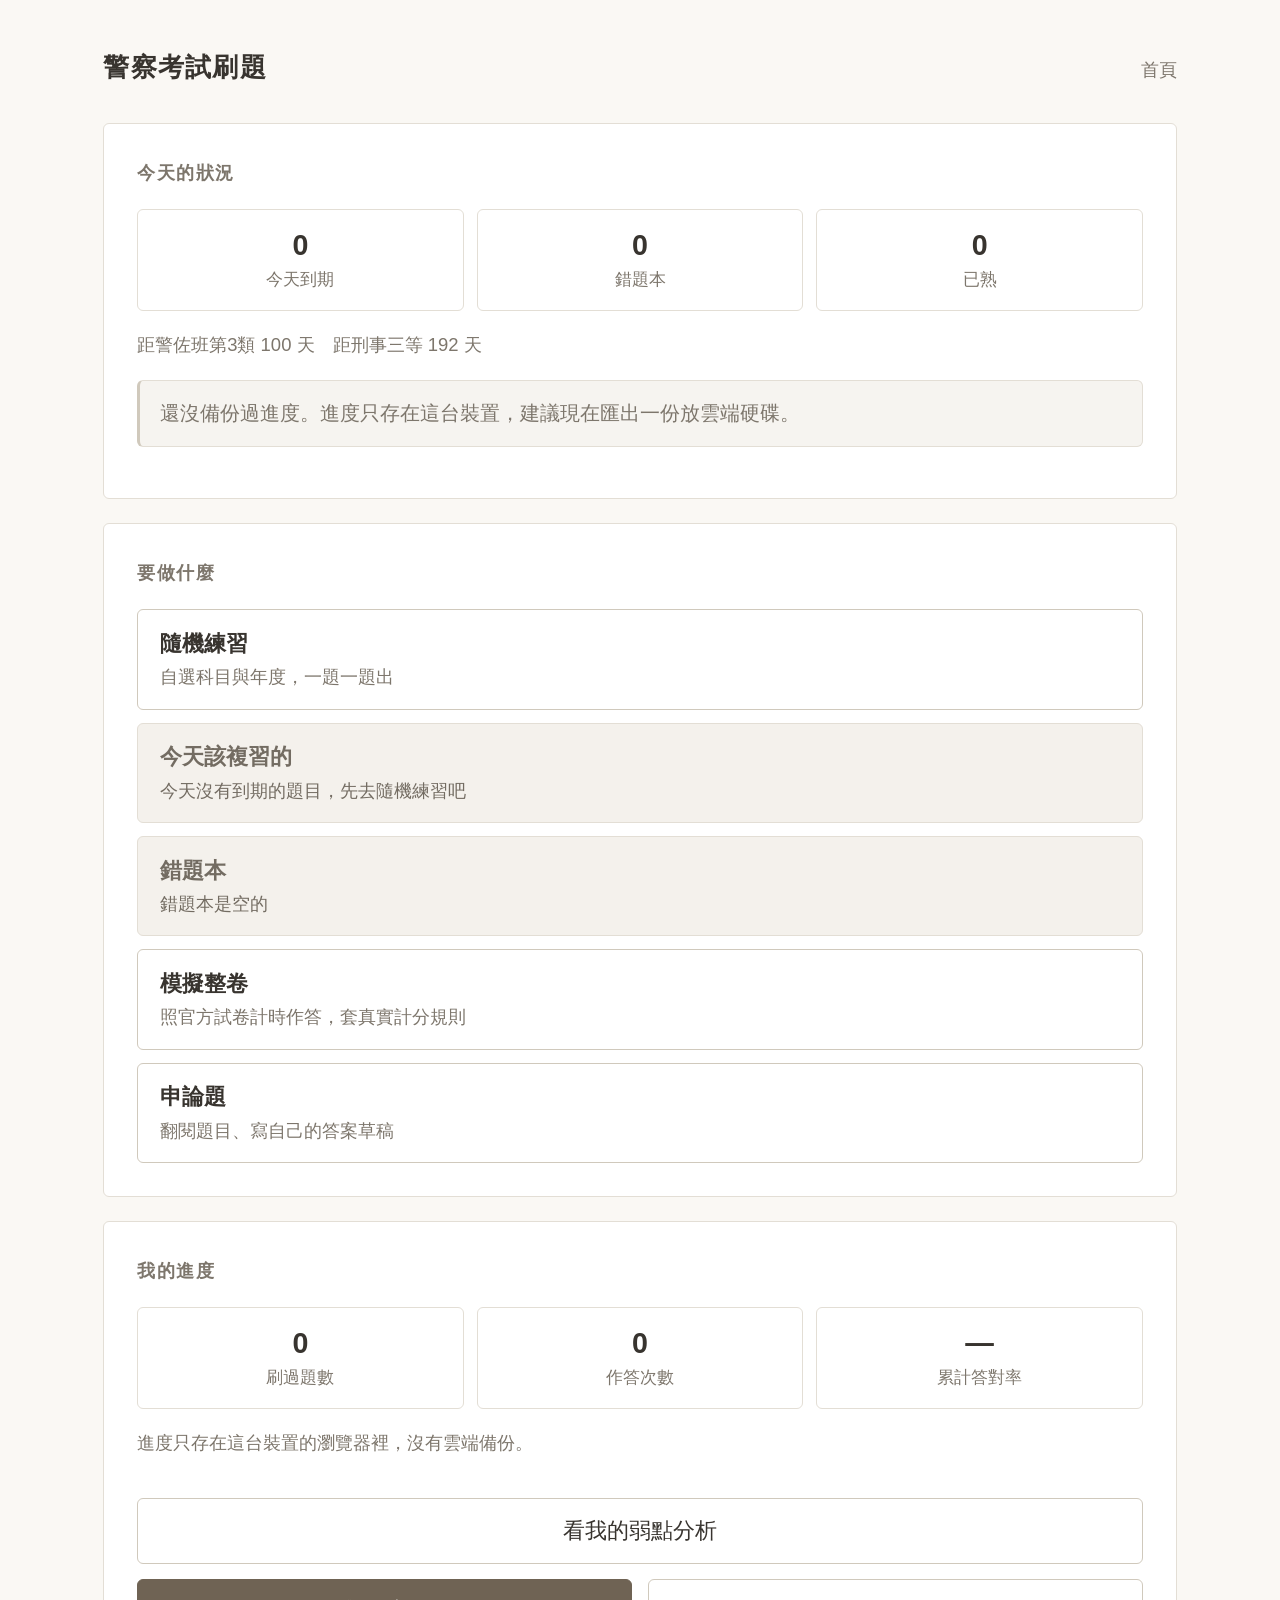
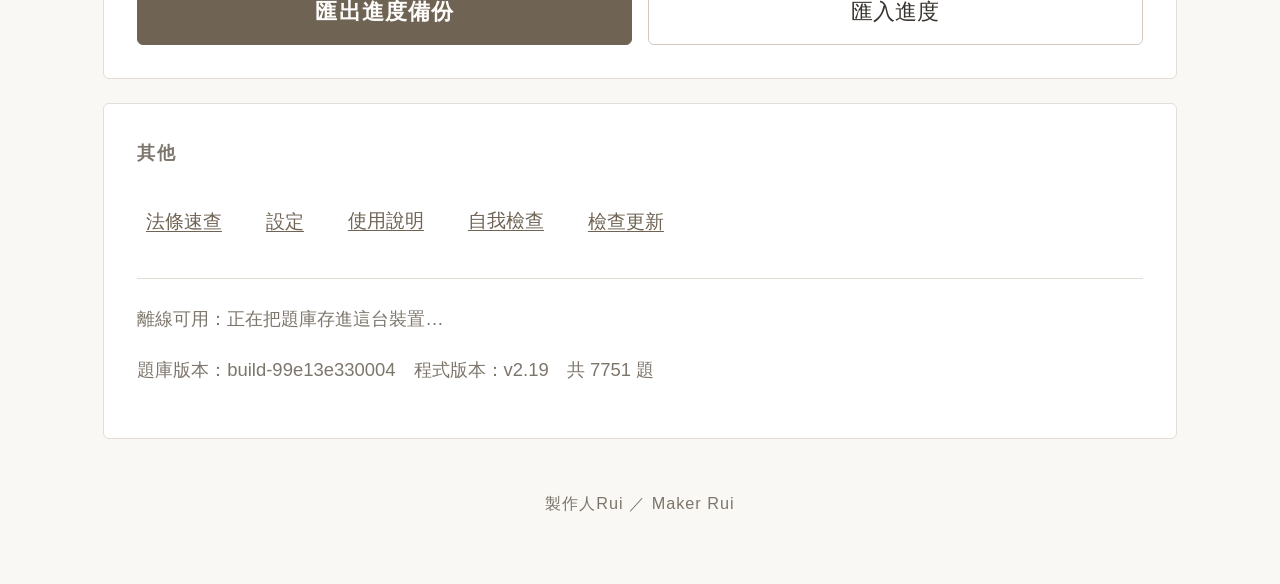
<file: index.html>
<!DOCTYPE html>
<html lang="zh-Hant">
<head>
<meta charset="UTF-8">
<meta name="viewport" content="width=device-width, initial-scale=1, viewport-fit=cover">
<title>警察考試刷題</title>
<meta name="description" content="警察考試考古題練習，進度存在這台裝置本機。製作人Rui">
<meta name="theme-color" content="#FAF8F4">
<!-- 加到 iPhone 主畫面後當獨立 App 開啟（沒有網址列，也不受 Safari 清資料的規則影響） -->
<meta name="apple-mobile-web-app-capable" content="yes">
<meta name="mobile-web-app-capable" content="yes">
<meta name="apple-mobile-web-app-status-bar-style" content="default">
<meta name="apple-mobile-web-app-title" content="刷題">
<link rel="manifest" href="./manifest.json">
<link rel="apple-touch-icon" href="./icons/icon-180.png">
<link rel="icon" type="image/png" sizes="192x192" href="./icons/icon-192.png">
<link rel="stylesheet" href="./css/style.css">
</head>
<body>

<div class="page">

  <header class="app-head">
    <h1>警察考試刷題</h1>
    <span class="app-sub" id="head-sub">首頁</span>
  </header>

  <!-- 全站共用的提示條 -->
  <div id="global-notice" class="notice hidden" role="status" aria-live="polite"></div>

  <!-- ===== 畫面一：首頁 ===== -->
  <section id="screen-home" class="screen">

    <div class="card">
      <p class="card-title">今天的狀況</p>
      <div class="stat-row">
        <div class="stat-box">
          <span class="stat-num" id="stat-due">0</span>
          <span class="stat-label">今天到期</span>
        </div>
        <div class="stat-box">
          <span class="stat-num" id="stat-wrong">0</span>
          <span class="stat-label">錯題本</span>
        </div>
        <div class="stat-box">
          <span class="stat-num" id="stat-known">0</span>
          <span class="stat-label">已熟</span>
        </div>
      </div>
      <p class="small" id="exam-countdown">距考試天數計算中…</p>
      <div id="backup-reminder" class="notice hidden"></div>
    </div>

    <div class="card">
      <p class="card-title">要做什麼</p>
      <div class="mode-list">
        <button type="button" class="mode-btn" id="mode-random">
          <span class="mode-name">隨機練習</span>
          <span class="mode-desc">自選科目與年度，一題一題出</span>
        </button>
        <button type="button" class="mode-btn" id="mode-due">
          <span class="mode-name">今天該複習的</span>
          <span class="mode-desc" id="mode-due-desc">依間隔重複排程，先出比較不熟的</span>
        </button>
        <button type="button" class="mode-btn" id="mode-wrong">
          <span class="mode-name">錯題本</span>
          <span class="mode-desc" id="mode-wrong-desc">答錯過、還沒連續答對的題目</span>
        </button>
        <button type="button" class="mode-btn" id="mode-exam">
          <span class="mode-name">模擬整卷</span>
          <span class="mode-desc">照官方試卷計時作答，套真實計分規則</span>
        </button>
        <button type="button" class="mode-btn" id="mode-essay">
          <span class="mode-name">申論題</span>
          <span class="mode-desc">翻閱題目、寫自己的答案草稿</span>
        </button>
      </div>
    </div>

    <div class="card">
      <p class="card-title">我的進度</p>
      <div class="stat-row">
        <div class="stat-box">
          <span class="stat-num" id="stat-answered">0</span>
          <span class="stat-label">刷過題數</span>
        </div>
        <div class="stat-box">
          <span class="stat-num" id="stat-times">0</span>
          <span class="stat-label">作答次數</span>
        </div>
        <div class="stat-box">
          <span class="stat-num" id="stat-accuracy">—</span>
          <span class="stat-label">累計答對率</span>
        </div>
      </div>
      <p class="small" id="progress-note">進度只存在這台裝置的瀏覽器裡，沒有雲端備份。</p>
      <button type="button" class="btn-secondary" id="weak-btn" style="margin-top:0.9rem;">看我的弱點分析</button>
      <div class="btn-row" style="margin-top:0.7rem;">
        <button type="button" class="btn-primary" id="export-btn">匯出進度備份</button>
        <button type="button" class="btn-secondary" id="import-btn">匯入進度</button>
      </div>
      <input type="file" id="import-file" accept="application/json,.json" class="hidden">
    </div>

    <div class="card">
      <p class="card-title">其他</p>
      <div class="link-row">
        <button type="button" class="btn-text" id="laws-btn">法條速查</button>
        <button type="button" class="btn-text" id="settings-btn">設定</button>
        <a href="./使用說明.html">使用說明</a>
        <a href="./self-test.html">自我檢查</a>
        <button type="button" class="btn-text" id="update-btn">檢查更新</button>
      </div>
      <hr class="divider">
      <p class="small" id="offline-note">離線可用：檢查中…</p>
      <p class="small" id="version-note">題庫版本：載入中…</p>
    </div>

  </section>

  <!-- ===== 畫面二：隨機練習的範圍設定 ===== -->
  <section id="screen-setup" class="screen hidden">
    <div class="card">
      <p class="card-title">練習範圍</p>

      <div class="field">
        <label for="subject-select">科目</label>
        <div class="select-wrap">
          <select id="subject-select"><option value="">載入中…</option></select>
        </div>
        <p class="small">分組是依「哪一場的考科」。但內容是互通的——佐三的
          <strong>刑法及刑事訴訟法</strong>就是三等<strong>偵查法學</strong>的刑法與刑訴部分，
          <strong>犯罪偵查實務</strong>和<strong>犯罪偵查學</strong>也高度重疊，兩邊互相刷都算數。</p>
      </div>

      <div class="year-row">
        <div class="field">
          <label for="year-from">出題年度（從）</label>
          <div class="select-wrap"><select id="year-from"></select></div>
        </div>
        <span class="year-to-text">至</span>
        <div class="field">
          <label for="year-to">出題年度（到）</label>
          <div class="select-wrap"><select id="year-to"></select></div>
        </div>
      </div>

      <p class="small" id="pool-info">正在載入題庫…</p>
      <div id="bank-warning" class="notice hidden"></div>

      <button type="button" class="btn-primary" id="start-btn" disabled>開始隨機練習</button>
      <button type="button" class="btn-secondary" id="setup-back-btn" style="margin-top:0.7rem;">回首頁</button>
    </div>
  </section>

  <!-- ===== 畫面三：刷題 ===== -->
  <section id="screen-quiz" class="screen hidden">

    <div class="quiz-bar">
      <span id="quiz-counter"></span>
      <span id="quiz-score"></span>
    </div>

    <div class="card">
      <div class="tag-row" id="question-tags"></div>
      <p class="session-line" id="question-session"></p>
      <div id="question-notices"></div>
      <p class="stem" id="question-stem"></p>
      <div class="option-list" id="option-list"></div>
      <div id="result-box"></div>

      <div class="after-answer hidden" id="after-answer">
        <div class="btn-row">
          <button type="button" class="btn-secondary btn-small" id="ask-ai-btn">問 AI 為什麼</button>
          <button type="button" class="btn-secondary btn-small" id="copy-ask-btn">複製題目，去網頁問</button>
          <button type="button" class="btn-secondary btn-small" id="stale-btn">標記已過時</button>
        </div>
        <div id="ai-box" class="hidden"></div>
      </div>

      <p class="qid" id="question-id"></p>
    </div>

    <button type="button" class="btn-secondary" id="finish-btn">結束本回、看成績</button>

  </section>

  <!-- ===== 畫面四：本回結束 ===== -->
  <section id="screen-done" class="screen hidden">
    <div class="card">
      <p class="card-title">本回成績</p>
      <div class="stat-row">
        <div class="stat-box">
          <span class="stat-num" id="done-total">0</span>
          <span class="stat-label">作答題數</span>
        </div>
        <div class="stat-box">
          <span class="stat-num" id="done-correct">0</span>
          <span class="stat-label">答對</span>
        </div>
        <div class="stat-box">
          <span class="stat-num" id="done-accuracy">—</span>
          <span class="stat-label">答對率</span>
        </div>
      </div>
      <p class="small" id="done-note"></p>
      <hr class="divider">
      <div class="btn-row">
        <button type="button" class="btn-primary" id="again-btn">再來一回</button>
        <button type="button" class="btn-secondary" id="home-btn">回首頁</button>
      </div>
    </div>
  </section>

  <!-- ===== 畫面五：模擬整卷選卷 ===== -->
  <section id="screen-exam-setup" class="screen hidden">
    <div class="card">
      <p class="card-title">模擬整卷</p>
      <p class="small">照官方試卷整份出題、計時，交卷後用真實計分規則算分。一次一份試卷（一個場次的一科）。</p>

      <div class="field" style="margin-top:0.9rem;">
        <label for="exam-target">要準備哪一場</label>
        <div class="select-wrap">
          <select id="exam-target">
            <option value="警佐班第3類">警佐班第 3 類（警大）</option>
            <option value="刑事三等">刑事警察人員三等（考選部）</option>
          </select>
        </div>
      </div>

      <div class="field">
        <label for="exam-paper">選一份試卷</label>
        <div class="select-wrap">
          <select id="exam-paper"><option value="">載入中…</option></select>
        </div>
      </div>

      <p class="small" id="exam-paper-info"></p>
      <button type="button" class="btn-primary" id="exam-start-btn" disabled>開始作答</button>
      <button type="button" class="btn-secondary" id="exam-back-btn" style="margin-top:0.7rem;">回首頁</button>
    </div>

    <div class="card" id="exam-history-card">
      <p class="card-title">最近的模擬紀錄</p>
      <div id="exam-history"></div>
    </div>
  </section>

  <!-- ===== 畫面六：模擬整卷作答中 ===== -->
  <section id="screen-exam" class="screen hidden">
    <div class="quiz-bar">
      <span id="exam-counter"></span>
      <span id="exam-timer" class="exam-timer"></span>
    </div>

    <div class="card">
      <p class="session-line" id="exam-session"></p>
      <div class="tag-row" id="exam-tags"></div>
      <p class="stem" id="exam-stem"></p>
      <div class="option-list" id="exam-options"></div>
      <p class="qid" id="exam-qid"></p>
    </div>

    <div class="card">
      <p class="card-title">題號（點一下跳題）</p>
      <div class="qnav" id="exam-nav"></div>
      <p class="small" id="exam-answered-info"></p>
      <button type="button" class="btn-secondary" id="exam-submit-btn" style="margin-top:0.8rem;">交卷</button>
    </div>
  </section>

  <!-- ===== 畫面七：模擬整卷成績 ===== -->
  <section id="screen-exam-result" class="screen hidden">
    <div class="card">
      <p class="card-title">模擬結果</p>
      <p class="exam-score"><span id="exam-score-num">0</span> <span class="exam-score-unit">分</span></p>
      <p class="small" id="exam-score-detail"></p>
      <div id="exam-score-notice"></div>
      <hr class="divider">
      <div class="btn-row">
        <button type="button" class="btn-primary" id="exam-review-btn">逐題檢討</button>
        <button type="button" class="btn-secondary" id="exam-home-btn">回首頁</button>
      </div>
    </div>
    <div class="card hidden" id="exam-review-card">
      <p class="card-title">逐題檢討</p>
      <div id="exam-review"></div>
    </div>
  </section>

  <!-- ===== 畫面八：申論題 ===== -->
  <section id="screen-essay" class="screen hidden">
    <div class="card">
      <p class="card-title">申論題</p>
      <div id="essay-demo-notice"></div>

      <div class="field">
        <label for="essay-subject">科目</label>
        <div class="select-wrap">
          <select id="essay-subject"><option value="">載入中…</option></select>
        </div>
      </div>
      <div class="field">
        <label for="essay-year">年度</label>
        <div class="select-wrap"><select id="essay-year"></select></div>
      </div>
      <p class="small" id="essay-info"></p>
      <div class="btn-row">
        <button type="button" class="btn-secondary btn-small" id="essay-topics-btn">看考點分布</button>
        <button type="button" class="btn-secondary btn-small" id="essay-back-btn">回首頁</button>
      </div>
    </div>

    <div class="card hidden" id="essay-topic-card">
      <p class="card-title">考點分布</p>
      <p class="small">哪些主題年年考。申論只能押題，趨勢比單一題目重要。點主題可以只看那幾題。</p>
      <div id="essay-topic-list"></div>
      <button type="button" class="btn-secondary" id="essay-topic-close">收起來，回去看題目</button>
    </div>

    <div class="card hidden" id="essay-question-card">
      <div class="tag-row" id="essay-tags"></div>
      <p class="session-line" id="essay-session"></p>
      <p class="stem" id="essay-stem"></p>

      <hr class="divider">
      <label class="draft-label" for="essay-draft">我的答案草稿（只存在這台裝置，系統不批改）</label>
      <textarea id="essay-draft" rows="10" placeholder="在這裡寫你的作答大綱或全文，離開這一題會自動存起來。"></textarea>
      <p class="small" id="essay-draft-info"></p>
      <div class="btn-row" style="margin-top:0.7rem;">
        <button type="button" class="btn-secondary btn-small" id="essay-prev">上一題</button>
        <button type="button" class="btn-secondary btn-small" id="essay-save">存草稿</button>
        <button type="button" class="btn-secondary btn-small" id="essay-next">下一題</button>
      </div>
    </div>
  </section>

  <!-- ===== 畫面十一：我的弱點 ===== -->
  <section id="screen-weak" class="screen hidden">

    <div class="card">
      <p class="card-title">我的弱點</p>
      <div class="field">
        <label for="weak-target">要看哪一場考試的科目</label>
        <div class="select-wrap">
          <select id="weak-target">
            <option value="警佐班第3類">警佐班第 3 類（警大）</option>
            <option value="刑事三等">刑事警察人員三等（考選部）</option>
            <option value="">全部科目</option>
          </select>
        </div>
      </div>
      <p class="small" id="weak-status">計算中…</p>
      <button type="button" class="btn-secondary" id="weak-back-btn">回首頁</button>
    </div>

    <div class="card hidden" id="weak-subject-card">
      <p class="card-title">哪一科比較弱</p>
      <div id="weak-subjects"></div>
    </div>

    <div class="card hidden" id="weak-topic-card">
      <p class="card-title">哪個主題比較弱</p>
      <p class="small">由弱到強排，點一下就只刷那個主題（會先出沒刷過與答錯過的）。</p>
      <div id="weak-topics"></div>
      <p class="small" id="weak-topic-note"></p>
    </div>

  </section>

  <!-- ===== 畫面十：法條速查 ===== -->
  <section id="screen-laws" class="screen hidden">

    <div class="card">
      <p class="card-title">法條速查</p>
      <div class="field">
        <label for="law-search">搜尋法規、條號或條文關鍵字</label>
        <input type="search" id="law-search" placeholder="例如：刑法 185-3、第 185 條、通訊監察"
               autocomplete="off" enterkeyhint="search">
      </div>
      <p class="small" id="law-search-info">可以打法規名稱、條號（185-3）或條文裡的字。</p>
      <div id="law-search-result"></div>
      <button type="button" class="btn-secondary" id="law-back-btn">回首頁</button>
    </div>

    <div class="card" id="law-catalog-card">
      <p class="card-title">全部法規</p>
      <div id="law-catalog"></div>
      <hr class="divider">
      <p class="small" id="law-source"></p>
    </div>

    <div class="card hidden" id="law-detail-card">
      <div class="law-head">
        <p class="law-name" id="law-name"></p>
        <p class="small" id="law-meta"></p>
      </div>
      <div id="law-amendments"></div>

      <div class="field" style="margin-top:0.9rem;">
        <label for="law-article-search">在這部法規裡找條文</label>
        <input type="search" id="law-article-search" placeholder="例如：185-3 或 不能安全駕駛"
               autocomplete="off" enterkeyhint="search">
      </div>
      <p class="small" id="law-article-info"></p>
      <button type="button" class="btn-secondary btn-small hidden" id="law-amended-btn"></button>

      <div id="law-articles"></div>
      <button type="button" class="btn-secondary" id="law-more-btn">再顯示更多條文</button>
      <hr class="divider">
      <p class="small"><a id="law-official-link" href="#" target="_blank" rel="noopener noreferrer">在全國法規資料庫看這部法規</a></p>
      <button type="button" class="btn-secondary" id="law-list-btn">回法規清單</button>
    </div>

  </section>

  <!-- ===== 畫面九：設定 ===== -->
  <section id="screen-settings" class="screen hidden">

    <div class="card">
      <p class="card-title">考試日期</p>
      <p class="small">填了之後，間隔重複會自動往考試日壓縮：越接近考試出題越密，不用自己調。</p>
      <div class="field" style="margin-top:0.9rem;">
        <label for="exam-date-cpu">警佐班第 3 類（警大）</label>
        <input type="date" id="exam-date-cpu">
      </div>
      <div class="field">
        <label for="exam-date-moex">刑事警察人員三等（考選部）</label>
        <input type="date" id="exam-date-moex">
      </div>
      <p class="small" id="exam-date-info"></p>
    </div>

    <div class="card">
      <p class="card-title">練習偏好</p>
      <div class="field">
        <label for="set-threshold">錯題本：連續答對幾次就放出去</label>
        <div class="select-wrap">
          <select id="set-threshold">
            <option value="2">2 次</option>
            <option value="3">3 次（建議）</option>
            <option value="4">4 次</option>
            <option value="5">5 次</option>
          </select>
        </div>
      </div>
      <div class="field">
        <label for="set-daily">每天最多出幾題到期題</label>
        <div class="select-wrap">
          <select id="set-daily">
            <option value="30">30 題</option>
            <option value="60">60 題（建議）</option>
            <option value="100">100 題</option>
            <option value="200">200 題</option>
          </select>
        </div>
      </div>
      <div class="field">
        <label for="set-yearspan">隨機練習的預設年度範圍</label>
        <div class="select-wrap">
          <select id="set-yearspan">
            <option value="3">近 3 年</option>
            <option value="5">近 5 年（建議）</option>
            <option value="10">近 10 年</option>
            <option value="0">全部年度</option>
          </select>
        </div>
      </div>
    </div>

    <div class="card">
      <p class="card-title">外觀</p>
      <div class="field">
        <label for="set-theme">配色</label>
        <div class="select-wrap">
          <select id="set-theme">
            <option value="auto">跟隨系統</option>
            <option value="light">淺色</option>
            <option value="dark">深色</option>
          </select>
        </div>
        <p class="small">長時間看螢幕用深色比較不刺眼。選「跟隨系統」就跟著手機或電腦的深色模式走。</p>
      </div>
      <div class="field">
        <label for="set-deskfont">電腦上的字級</label>
        <div class="select-wrap">
          <select id="set-deskfont">
            <option value="standard">標準</option>
            <option value="large">大（建議）</option>
            <option value="xlarge">特大</option>
          </select>
        </div>
        <p class="small">只影響電腦等寬螢幕。手機維持原本的大小，不會被這裡改到。</p>
      </div>
    </div>

    <div class="card">
      <p class="card-title">AI 詳解</p>
      <p class="small">
        官方只公布答案字母、沒有解析，所以詳解是請 AI 生成的。
        金鑰是<strong>你自己的</strong>，只存在這台裝置，不會上傳、也不會跟著進度匯出。
        <strong>請不要在公用電腦上貼金鑰。</strong>
        兩家供應商的金鑰<strong>各存各的</strong>，換過去不會把另一把洗掉。
      </p>
      <div class="field" style="margin-top:0.9rem;">
        <label for="ai-provider">供應商</label>
        <div class="select-wrap"><select id="ai-provider"></select></div>
      </div>
      <div class="field">
        <label for="ai-model">模型</label>
        <div class="select-wrap"><select id="ai-model"></select></div>
      </div>
      <div class="field">
        <label for="web-ai-site">「複製題目，去網頁問」要開哪個網站</label>
        <div class="select-wrap">
          <select id="web-ai-site">
            <option value="gemini">Gemini（gemini.google.com）</option>
            <option value="chatgpt">ChatGPT（chatgpt.com）</option>
            <option value="claude">Claude（claude.ai）</option>
            <option value="none">不要自動開，只複製</option>
          </select>
        </div>
        <p class="small">這條路<strong>不用金鑰、不花錢</strong>，用的是你平常登入的那個帳號，
          模型也比免費 API 額度好。缺點是講解不會存回 App，離線看不到。</p>
      </div>
      <div class="field">
        <label for="ai-key">金鑰</label>
        <input type="password" id="ai-key" placeholder="貼上你自己的金鑰" autocomplete="off">
        <p class="small" id="ai-key-hint"></p>
      </div>
      <div class="btn-row">
        <button type="button" class="btn-primary" id="ai-save-btn">儲存金鑰</button>
        <button type="button" class="btn-secondary" id="ai-clear-btn">清除金鑰</button>
      </div>
      <hr class="divider">
      <p class="small" id="ai-cache-info">詳解快取：計算中…</p>
      <button type="button" class="btn-secondary btn-small" id="ai-clear-cache-btn">清除詳解快取</button>
    </div>

    <div class="card">
      <p class="card-title">進度備份</p>
      <p class="small">進度只存在這台裝置，清掉瀏覽器資料就會不見。建議每週匯出一次，檔案放雲端硬碟。</p>
      <div class="btn-row" style="margin-top:0.9rem;">
        <button type="button" class="btn-primary" id="settings-export-btn">匯出進度備份</button>
        <button type="button" class="btn-secondary" id="settings-import-btn">匯入進度</button>
      </div>
      <p class="small" id="backup-info"></p>
    </div>

    <div class="card">
      <p class="card-title">我標成已過時的題目</p>
      <p class="small" id="stale-count-info">還沒有標記任何題目。</p>
      <button type="button" class="btn-secondary btn-small" id="stale-clear-btn">清除全部過時標記</button>
    </div>

    <button type="button" class="btn-secondary" id="settings-back-btn">回首頁</button>
  </section>

  <footer class="app-foot">製作人Rui ／ Maker Rui</footer>

</div>

<!-- 刷題時固定在底部的操作列 -->
<div class="bottom-bar hidden" id="bottom-bar">
  <div class="bottom-inner">
    <button type="button" class="btn-primary" id="action-btn" disabled>請選一個選項</button>
  </div>
</div>

<!-- 共用的確認對話框（覆蓋進度這種回不去的動作一定要再問一次） -->
<div class="dialog-mask hidden" id="confirm-mask">
  <div class="dialog" role="dialog" aria-modal="true" aria-labelledby="confirm-title">
    <p class="dialog-title" id="confirm-title">請確認</p>
    <div class="dialog-body" id="confirm-body"></div>
    <div class="btn-row">
      <button type="button" class="btn-secondary" id="confirm-cancel">取消</button>
      <button type="button" class="btn-primary" id="confirm-ok">確定</button>
    </div>
  </div>
</div>

<script src="./js/core.js"></script>
<script src="./js/storage.js"></script>
<script src="./js/bank.js"></script>
<script src="./js/explain.js"></script>
<script src="./js/app.js"></script>
<script src="./js/exam.js"></script>
<script src="./js/essay.js"></script>
<script src="./js/laws.js"></script>
<script src="./js/weak.js"></script>
</body>
</html>
</file>
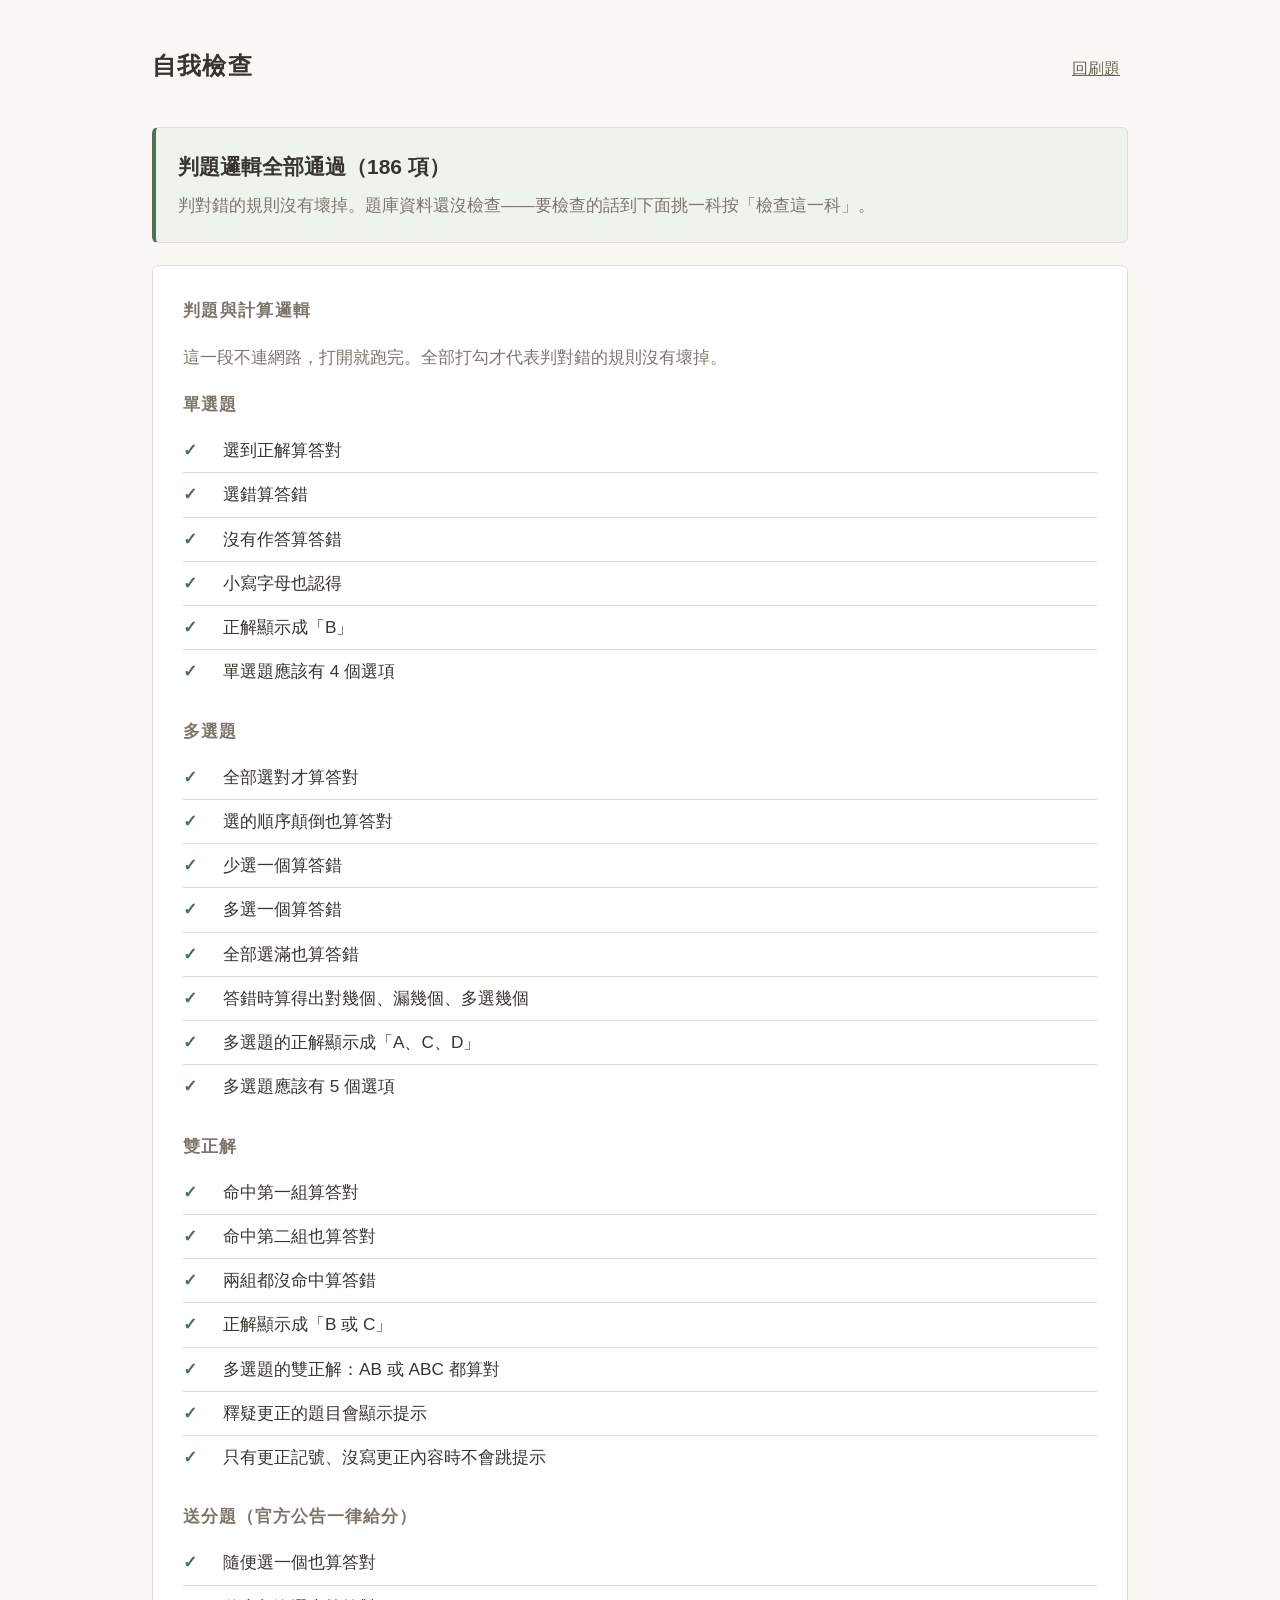
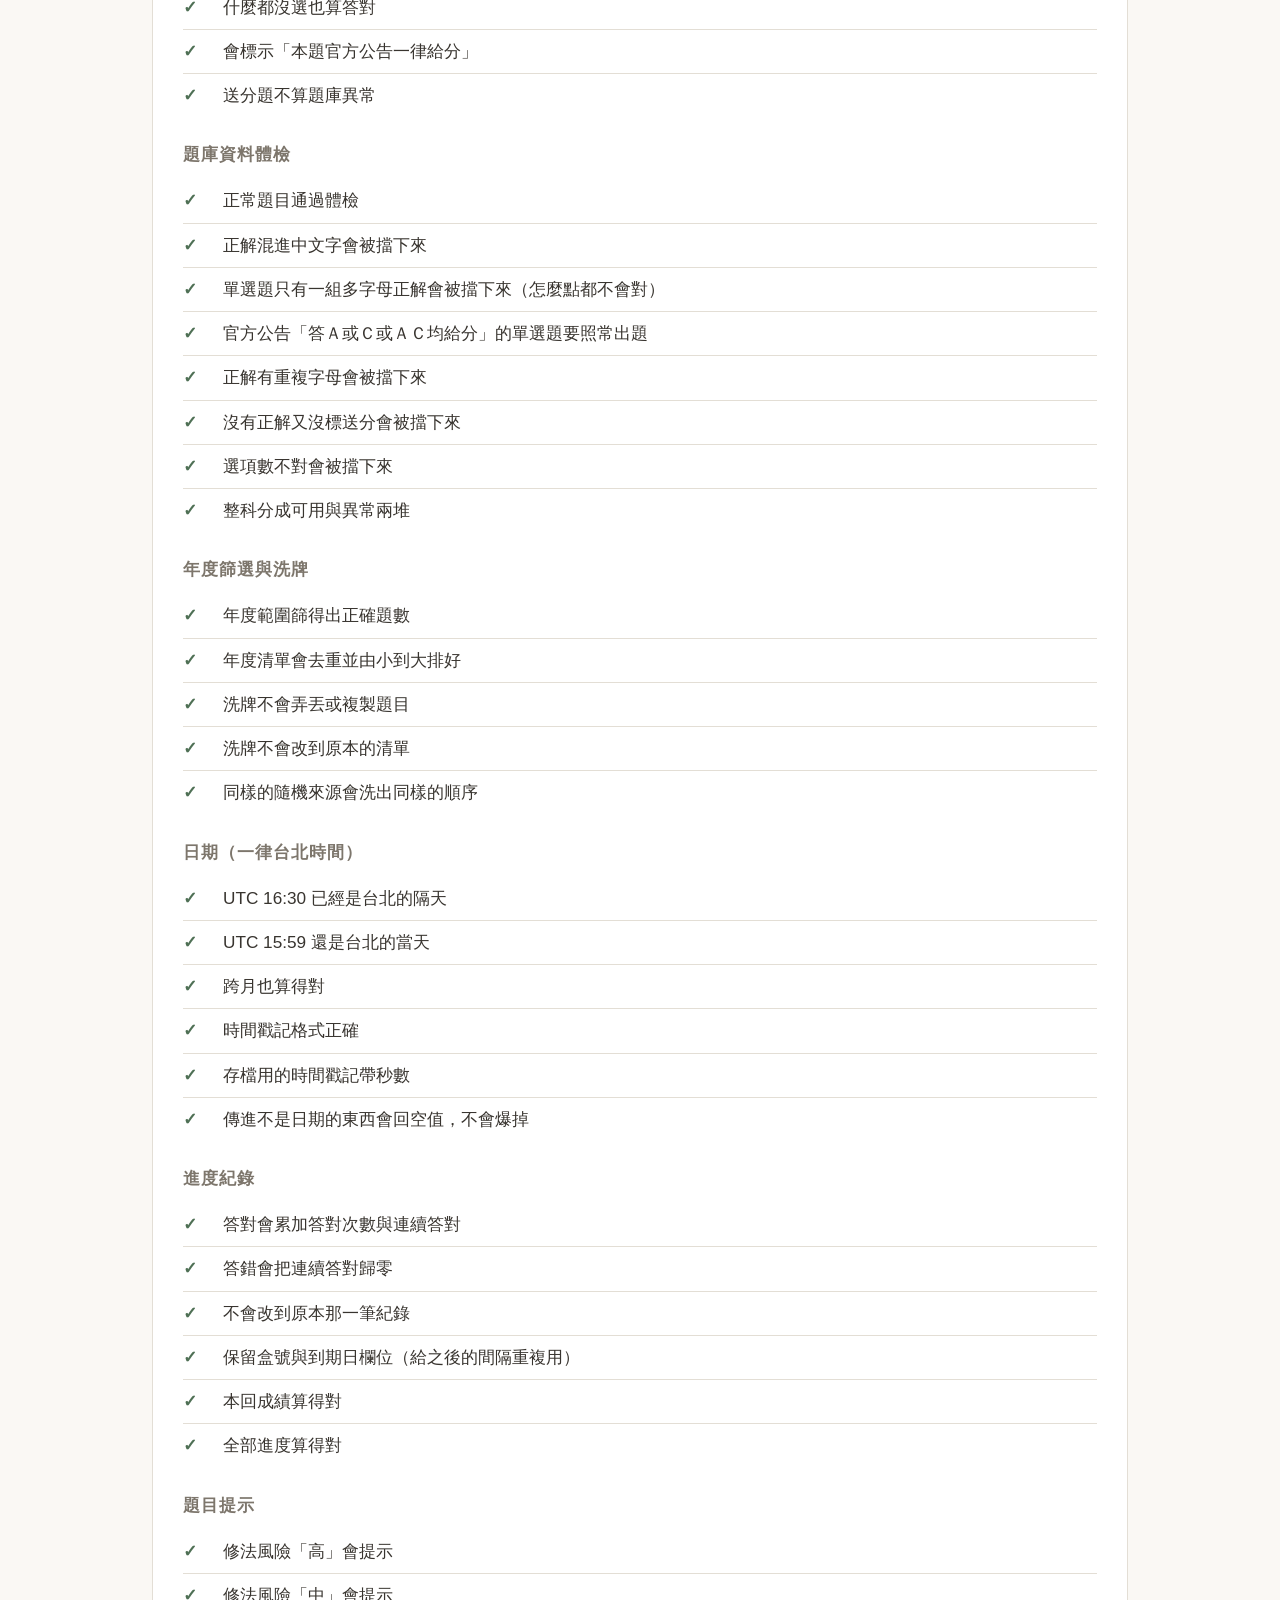
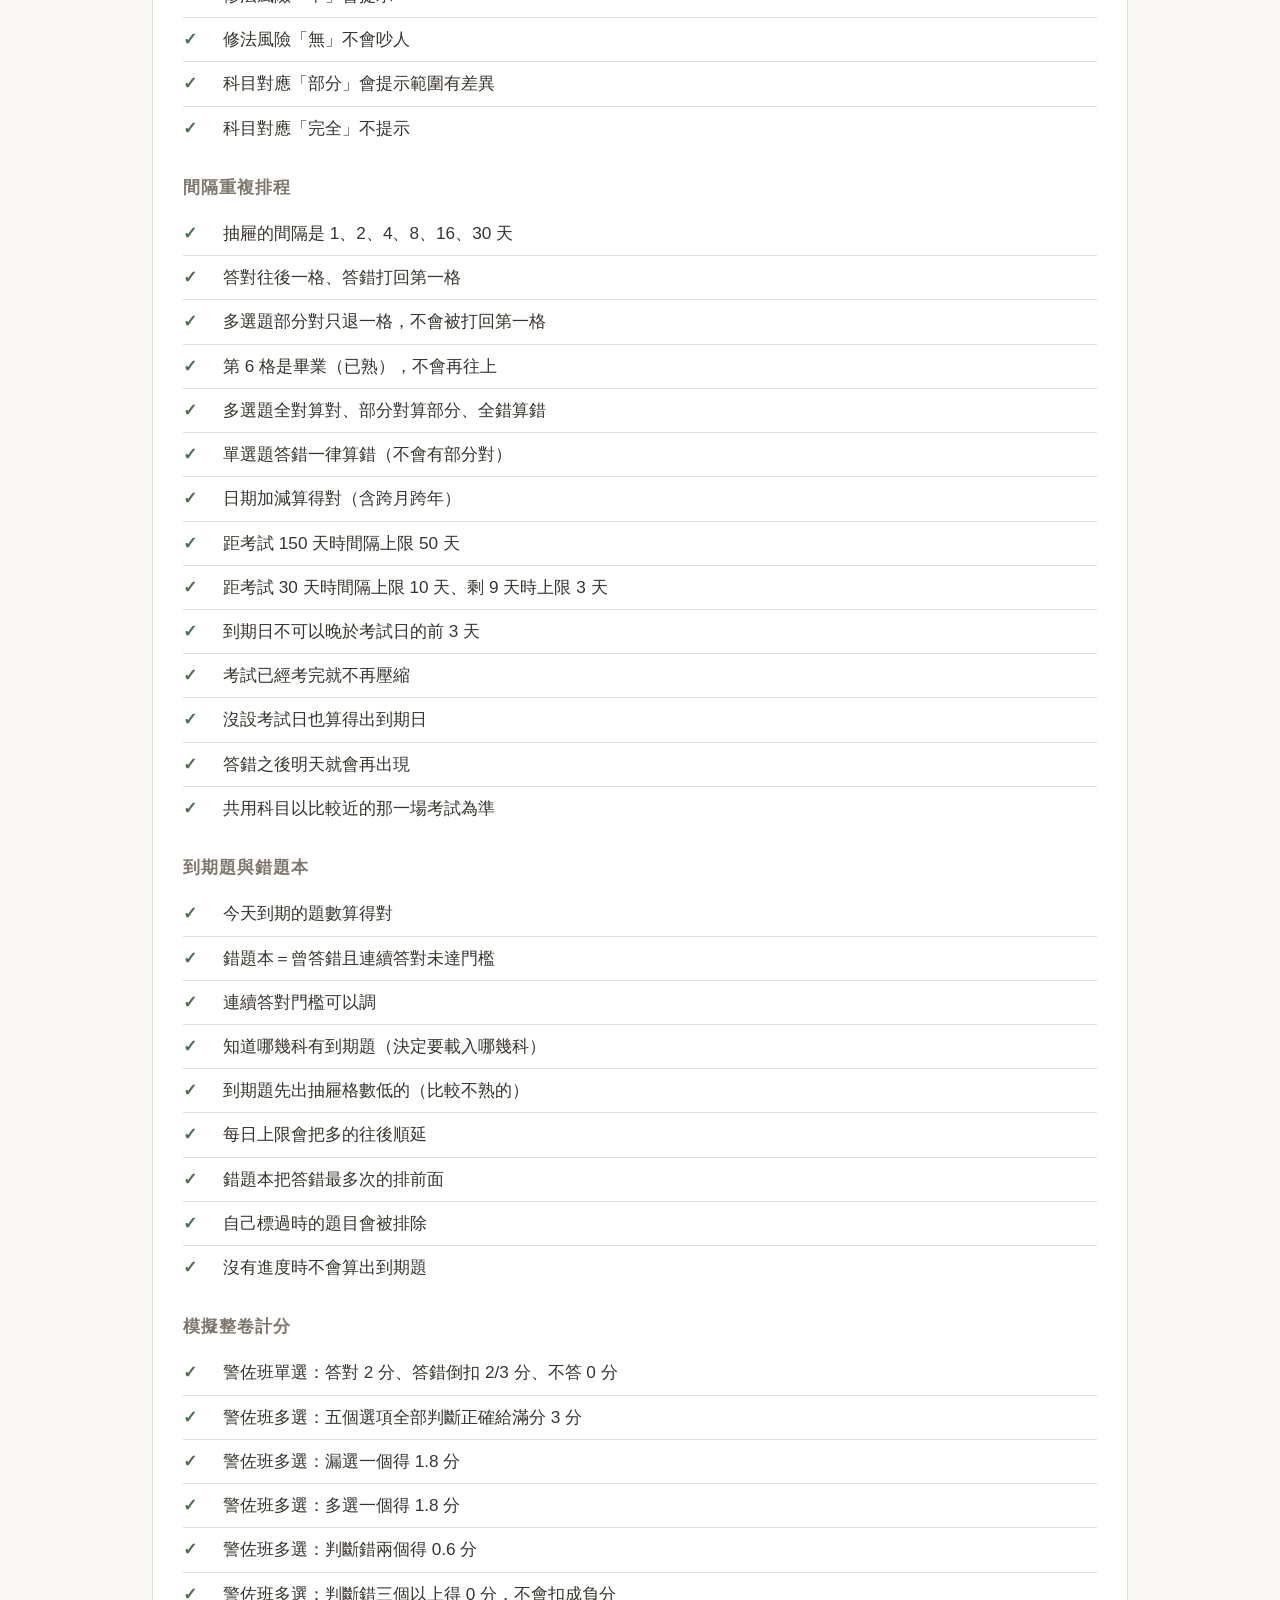
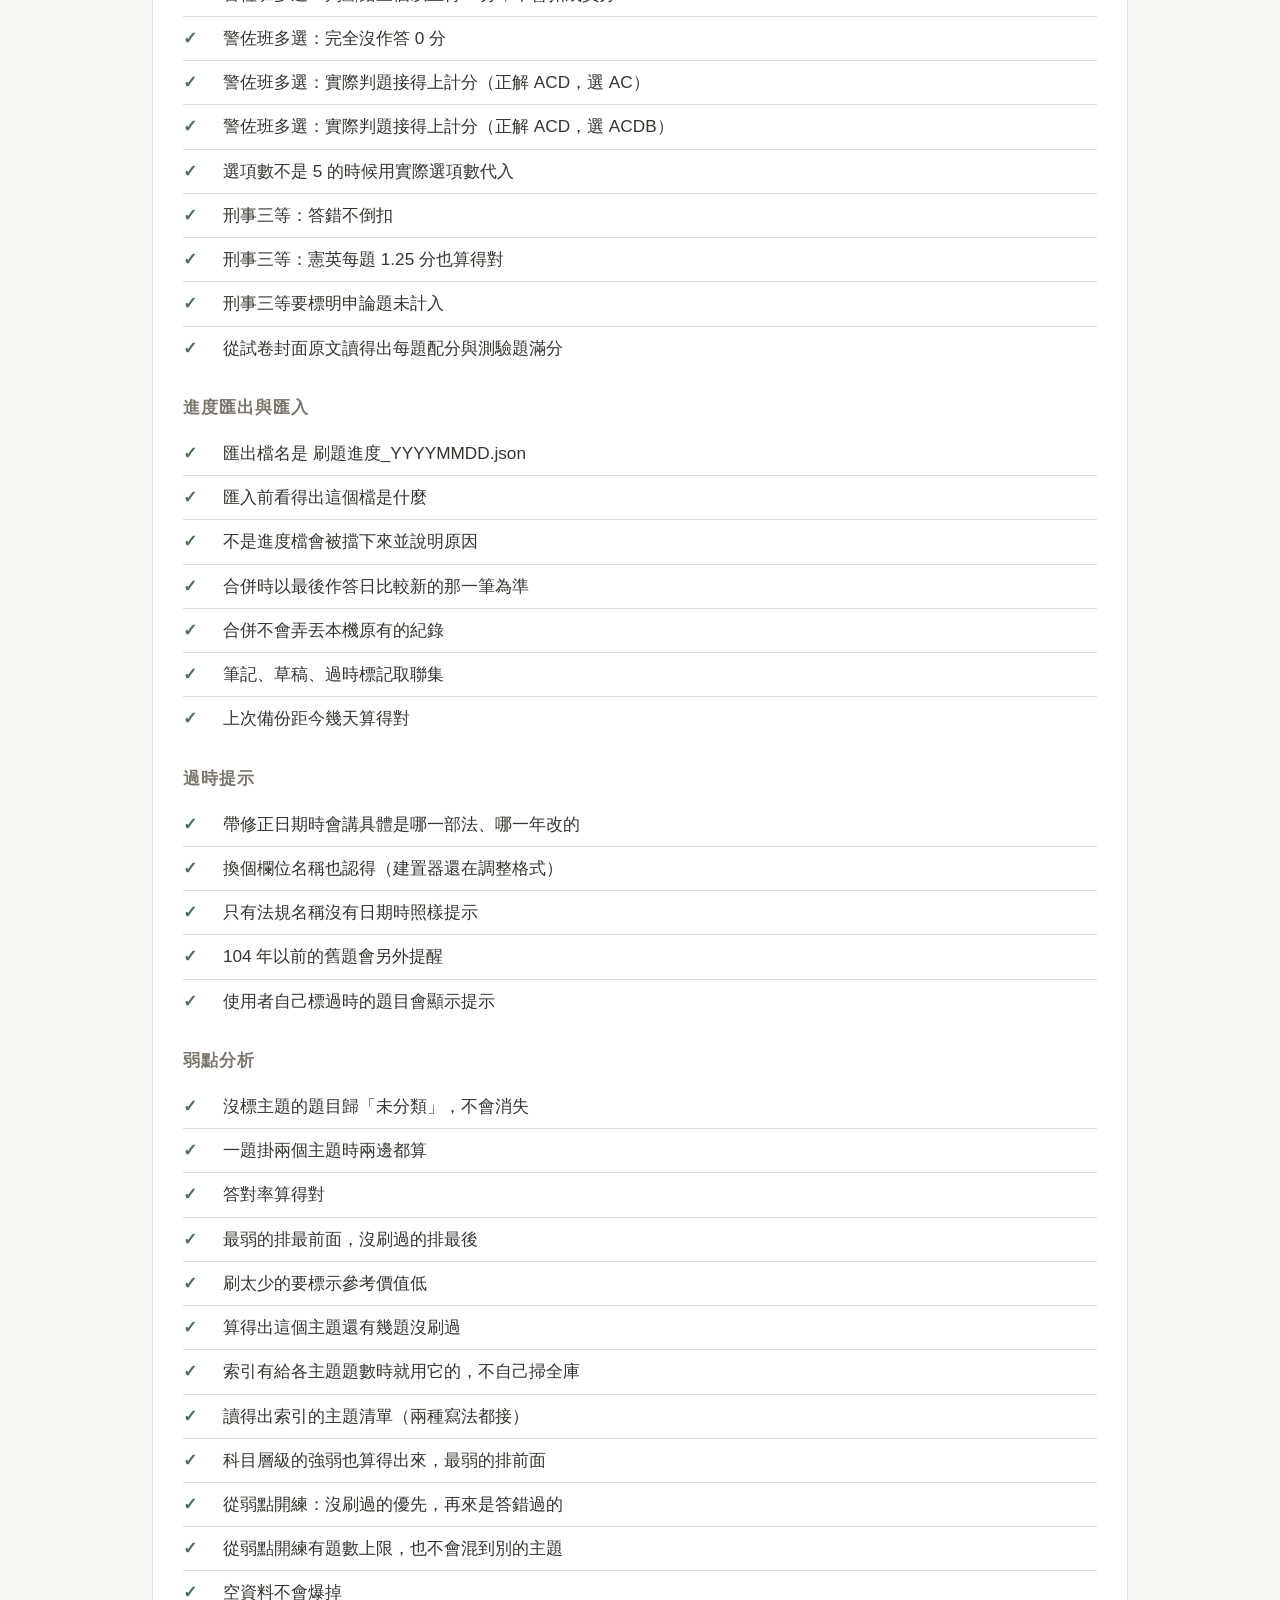
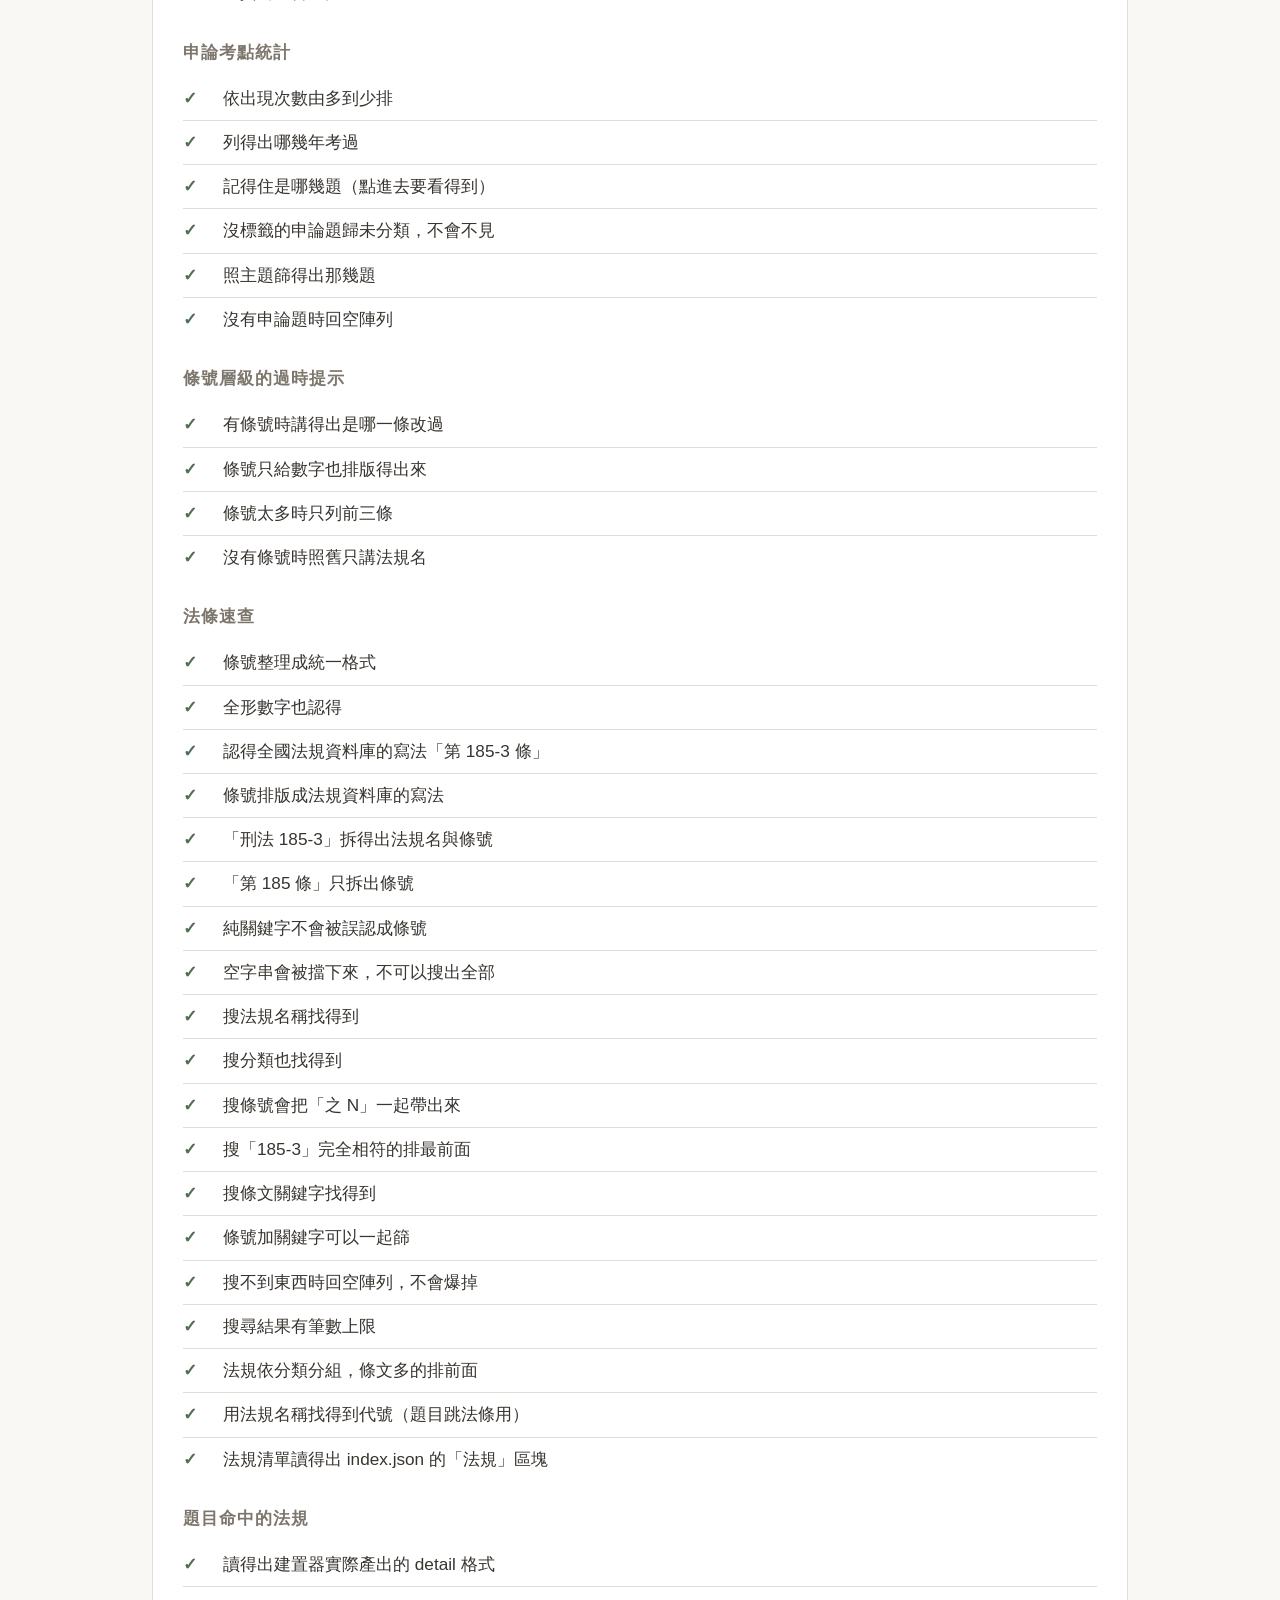
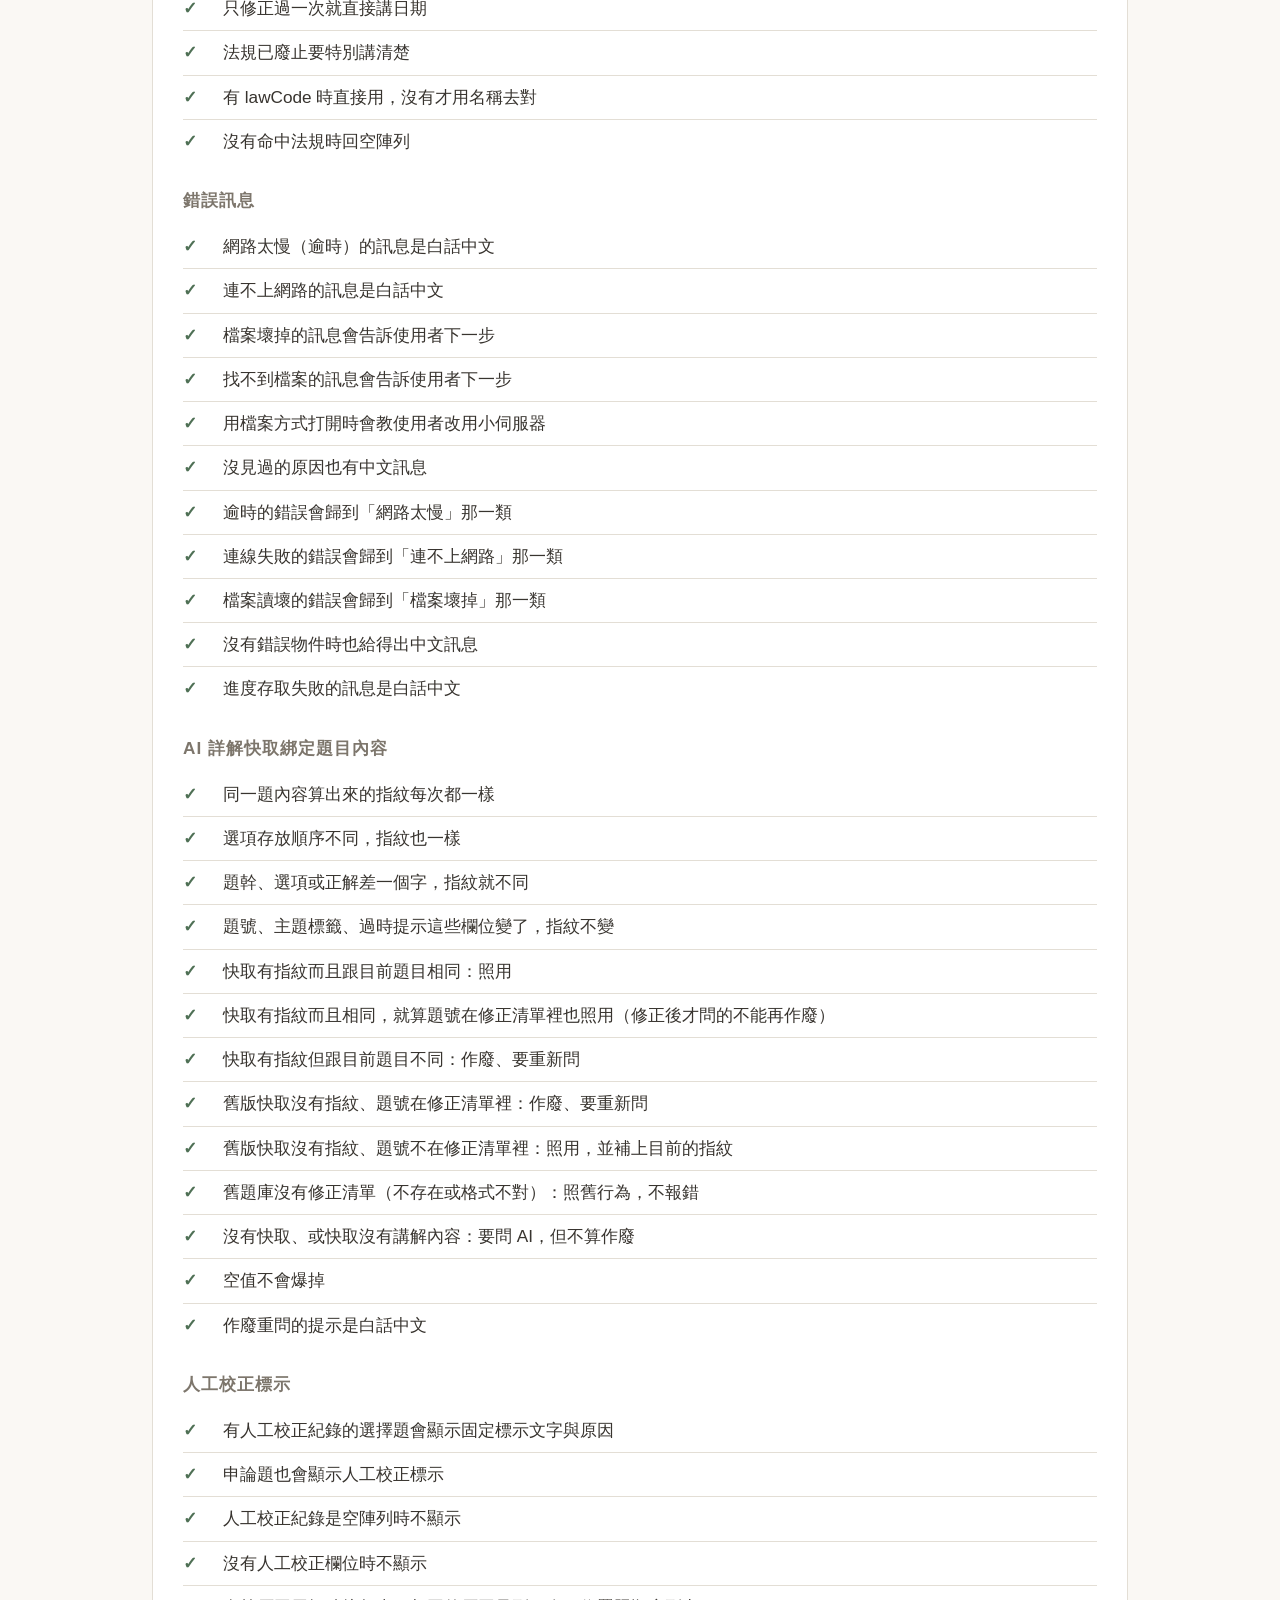
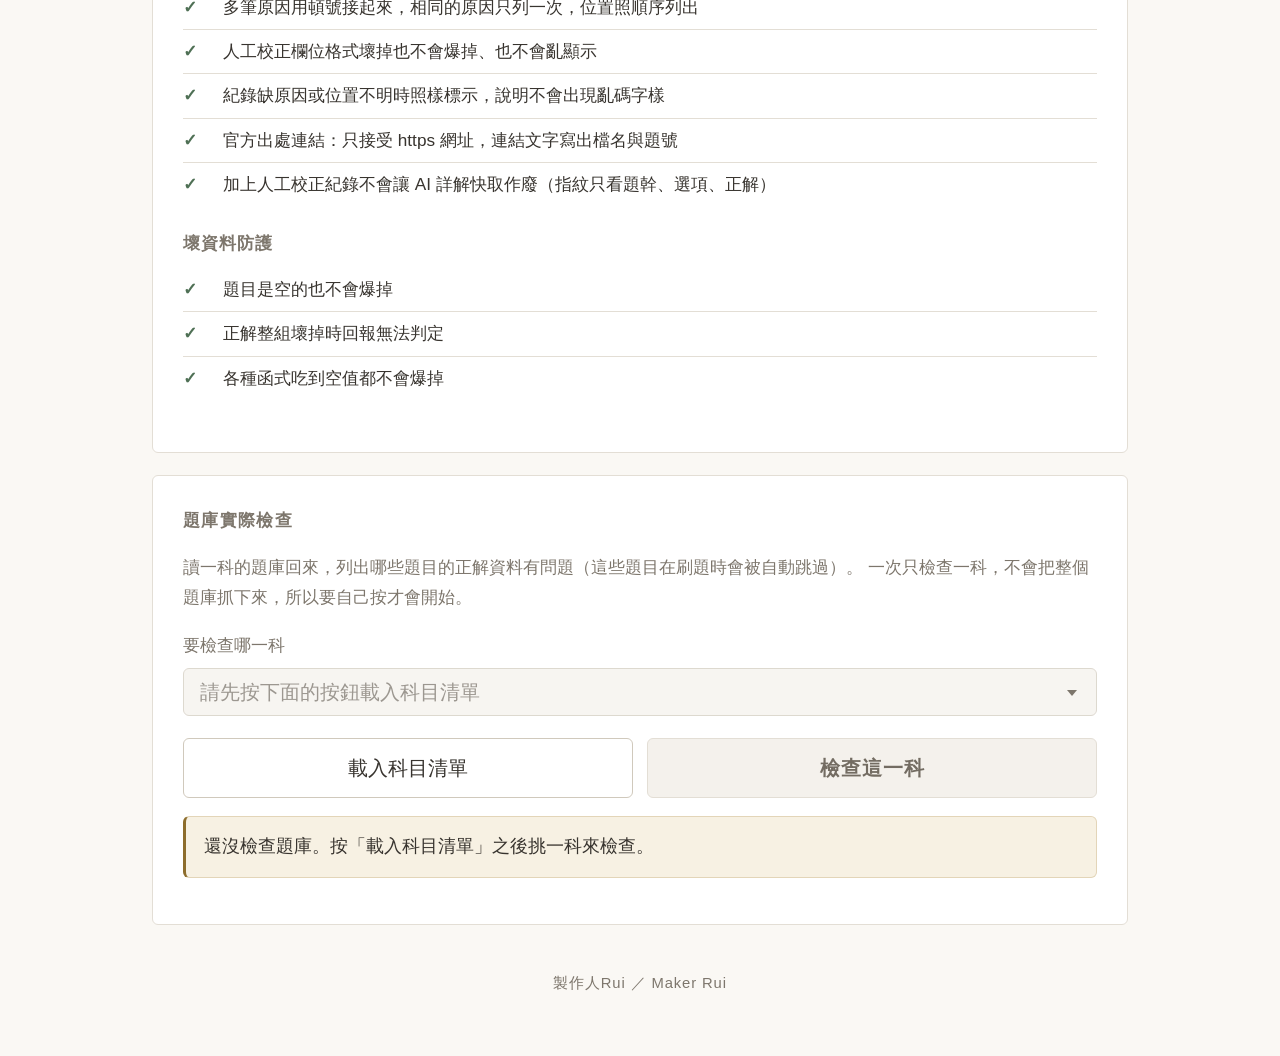
<file: self-test.html>
<!DOCTYPE html>
<html lang="zh-Hant">
<head>
<meta charset="UTF-8">
<meta name="viewport" content="width=device-width, initial-scale=1, viewport-fit=cover">
<title>自我檢查｜警察考試刷題</title>
<meta name="theme-color" content="#FAF8F4">
<link rel="stylesheet" href="./css/style.css">
<style>
/* 這一頁專用的小樣式，其餘沿用全站的 style.css */
.banner {
  border: 1px solid var(--border);
  border-left: 4px solid var(--border-strong);
  border-radius: var(--radius);
  padding: 1rem 1.1rem;
  margin-bottom: 1.1rem;
  font-size: 1rem;
  line-height: 1.8;
}
.banner-ok { border-left-color: var(--ok); background: var(--ok-bg); }
.banner-ng { border-left-color: var(--ng); background: var(--ng-bg); }
.banner-warn { border-left-color: var(--warn); background: var(--warn-bg); }
.banner-title { font-weight: 600; font-size: 1.05rem; }

.case-group { margin-bottom: 1.1rem; }
.case-group h2 {
  margin: 0 0 0.5rem;
  font-size: 0.86rem;
  font-weight: 600;
  letter-spacing: 0.06em;
  color: var(--text-sub);
}
.case {
  display: flex;
  gap: 0.6rem;
  align-items: flex-start;
  padding: 0.35rem 0;
  border-bottom: 1px solid var(--border);
  font-size: 0.86rem;
  line-height: 1.7;
}
.case:last-child { border-bottom: 0; }
.case-mark { flex: 0 0 auto; width: 1.4rem; font-weight: 600; }
.case-ok .case-mark { color: var(--ok); }
.case-ng .case-mark { color: var(--ng); }
.case-why { display: block; color: var(--ng); font-size: 0.78rem; }

.bank-row {
  display: flex;
  justify-content: space-between;
  gap: 0.6rem;
  padding: 0.35rem 0;
  border-bottom: 1px solid var(--border);
  font-size: 0.86rem;
}
.bank-row:last-child { border-bottom: 0; }
.broken-item { font-size: 0.78rem; color: var(--text-sub); padding: 0.2rem 0 0.2rem 1.4rem; }
</style>
</head>
<body>

<div class="page">

  <header class="app-head">
    <h1>自我檢查</h1>
    <span class="app-sub"><a href="./index.html">回刷題</a></span>
  </header>

  <div id="banner" class="banner">
    <span class="banner-title">檢查中…</span>
  </div>

  <div class="card">
    <p class="card-title">判題與計算邏輯</p>
    <p class="small">這一段不連網路，打開就跑完。全部打勾才代表判對錯的規則沒有壞掉。</p>
    <div id="cases"></div>
  </div>

  <div class="card">
    <p class="card-title">題庫實際檢查</p>
    <p class="small">
      讀一科的題庫回來，列出哪些題目的正解資料有問題（這些題目在刷題時會被自動跳過）。
      一次只檢查一科，不會把整個題庫抓下來，所以要自己按才會開始。
    </p>

    <div class="field" id="bank-picker" style="margin-top:0.9rem;">
      <label for="bank-subject">要檢查哪一科</label>
      <div class="select-wrap">
        <select id="bank-subject" disabled>
          <option value="">請先按下面的按鈕載入科目清單</option>
        </select>
      </div>
    </div>

    <div class="btn-row" style="margin-top:0.8rem;">
      <button type="button" class="btn-secondary" id="bank-load-btn">載入科目清單</button>
      <button type="button" class="btn-primary" id="bank-check-btn" disabled>檢查這一科</button>
    </div>

    <div id="bank-report" style="margin-top:0.9rem;"></div>
  </div>

  <footer class="app-foot">製作人Rui ／ Maker Rui</footer>

</div>

<script src="./js/core.js"></script>
<script>
/*
 * self-test.html — 自我檢查頁（製作人Rui / Maker Rui）
 *
 * 不引入任何測試框架，用原生 JavaScript 寫，打開網頁就自動跑完。
 * 檢查的是 core.js 裡的判題與計算邏輯：單選、多選要全對、雙正解任一組命中、送分題。
 * 判題規則有改動時，這一頁要跟著補上對應的情境。
 */
(function () {
  'use strict';

  /* ---------- 很小的一套測試工具 ---------- */

  var groups = [];     // [{ name, cases: [{ name, ok, why }] }]
  var currentGroup = null;

  function group(name) {
    currentGroup = { name: name, cases: [] };
    groups.push(currentGroup);
  }

  function test(name, fn) {
    try {
      fn();
      currentGroup.cases.push({ name: name, ok: true, why: '' });
    } catch (e) {
      currentGroup.cases.push({ name: name, ok: false, why: e && e.message ? e.message : String(e) });
    }
  }

  function assert(condition, why) {
    if (!condition) throw new Error(why || '條件不成立');
  }

  function assertSame(actual, expected, why) {
    var a = JSON.stringify(actual);
    var b = JSON.stringify(expected);
    if (a !== b) {
      throw new Error((why ? why + '：' : '') + '預期 ' + b + '，實際 ' + a);
    }
  }

  /* ---------- 測試用的題目 ---------- */

  function singleQuestion() {
    return {
      id: 'test-single-01', source: 'cpu', session: '測試場次', year: 115,
      subject: '警察法規', originalSubject: '警察法規', mappingLevel: '完全',
      type: 'single', stem: '這是一道單選題',
      options: { A: '選項一', B: '選項二', C: '選項三', D: '選項四' },
      answers: [['B']], language: 'zh'
    };
  }

  function multiQuestion() {
    return {
      id: 'test-multi-01', source: 'cpu', session: '測試場次', year: 115,
      subject: '犯罪偵查實務', originalSubject: '犯罪偵查實務', mappingLevel: '完全',
      type: 'multi', stem: '這是一道多選題',
      options: { A: '一', B: '二', C: '三', D: '四', E: '五' },
      answers: [['A', 'C', 'D']], language: 'zh'
    };
  }

  function dualAnswerQuestion() {
    var question = singleQuestion();
    question.id = 'test-dual-01';
    question.answers = [['B'], ['C']];   // 雙正解：B 或 C 都算對
    question.revised = true;
    question.revisionNote = '第 17 題釋疑後 B、C 均給分';
    return question;
  }

  function allCorrectQuestion() {
    var question = singleQuestion();
    question.id = 'test-allcorrect-01';
    question.answers = [];
    question.allCorrect = true;
    question.revisionNote = '第 19 題一律給分';
    return question;
  }

  /* ---------- 情境一：單選題 ---------- */

  group('單選題');

  test('選到正解算答對', function () {
    assert(PQPure.judge(singleQuestion(), ['B']).correct === true, '選 B 應該要算答對');
  });

  test('選錯算答錯', function () {
    assert(PQPure.judge(singleQuestion(), ['A']).correct === false, '選 A 應該要算答錯');
  });

  test('沒有作答算答錯', function () {
    assert(PQPure.judge(singleQuestion(), []).correct === false, '沒選東西不應該算答對');
  });

  test('小寫字母也認得', function () {
    assert(PQPure.judge(singleQuestion(), ['b']).correct === true, '小寫 b 應該等同 B');
  });

  test('正解顯示成「B」', function () {
    assertSame(PQPure.formatGroups(PQPure.inspectQuestion(singleQuestion()).groups), 'B');
  });

  test('單選題應該有 4 個選項', function () {
    assertSame(PQPure.inspectQuestion(singleQuestion()).validLetters, ['A', 'B', 'C', 'D']);
  });

  /* ---------- 情境二：多選題（要全部對才算答對） ---------- */

  group('多選題');

  test('全部選對才算答對', function () {
    assert(PQPure.judge(multiQuestion(), ['A', 'C', 'D']).correct === true, 'ACD 應該算答對');
  });

  test('選的順序顛倒也算答對', function () {
    assert(PQPure.judge(multiQuestion(), ['D', 'A', 'C']).correct === true, '順序不該影響判定');
  });

  test('少選一個算答錯', function () {
    assert(PQPure.judge(multiQuestion(), ['A', 'C']).correct === false, '少選 D 應該算答錯');
  });

  test('多選一個算答錯', function () {
    assert(PQPure.judge(multiQuestion(), ['A', 'C', 'D', 'E']).correct === false, '多選 E 應該算答錯');
  });

  test('全部選滿也算答錯', function () {
    assert(PQPure.judge(multiQuestion(), ['A', 'B', 'C', 'D', 'E']).correct === false, '全選不該算答對');
  });

  test('答錯時算得出對幾個、漏幾個、多選幾個', function () {
    var verdict = PQPure.judge(multiQuestion(), ['A', 'B']);
    assertSame([verdict.hitCount, verdict.missCount, verdict.wrongPickCount], [1, 2, 1]);
  });

  test('多選題的正解顯示成「A、C、D」', function () {
    assertSame(PQPure.formatGroups(PQPure.inspectQuestion(multiQuestion()).groups), 'A、C、D');
  });

  test('多選題應該有 5 個選項', function () {
    assertSame(PQPure.inspectQuestion(multiQuestion()).validLetters, ['A', 'B', 'C', 'D', 'E']);
  });

  /* ---------- 情境三：雙正解（任一組完全命中就算對） ---------- */

  group('雙正解');

  test('命中第一組算答對', function () {
    assert(PQPure.judge(dualAnswerQuestion(), ['B']).correct === true, '選 B 應該算答對');
  });

  test('命中第二組也算答對', function () {
    assert(PQPure.judge(dualAnswerQuestion(), ['C']).correct === true, '選 C 應該算答對');
  });

  test('兩組都沒命中算答錯', function () {
    assert(PQPure.judge(dualAnswerQuestion(), ['A']).correct === false, '選 A 應該算答錯');
  });

  test('正解顯示成「B 或 C」', function () {
    assertSame(PQPure.formatGroups(PQPure.inspectQuestion(dualAnswerQuestion()).groups), 'B 或 C');
  });

  test('多選題的雙正解：AB 或 ABC 都算對', function () {
    var question = multiQuestion();
    question.answers = [['A', 'B'], ['A', 'B', 'C']];
    assert(PQPure.judge(question, ['A', 'B']).correct === true, 'AB 應該算答對');
    assert(PQPure.judge(question, ['A', 'B', 'C']).correct === true, 'ABC 應該算答對');
    assert(PQPure.judge(question, ['A', 'C']).correct === false, 'AC 應該算答錯');
    assertSame(PQPure.formatGroups(PQPure.inspectQuestion(question).groups), 'A、B 或 A、B、C');
  });

  test('釋疑更正的題目會顯示提示', function () {
    assert(PQPure.revisionNotice(dualAnswerQuestion()).indexOf('第 17 題') !== -1, '應該帶出釋疑說明');
  });

  test('只有更正記號、沒寫更正內容時不會跳提示', function () {
    var question = singleQuestion();
    question.revised = true;   // 建置器會把整份採用更正答案的題目都標成 revised
    assertSame(PQPure.revisionNotice(question), null);
  });

  /* ---------- 情境四：送分題 ---------- */

  group('送分題（官方公告一律給分）');

  test('隨便選一個也算答對', function () {
    assert(PQPure.judge(allCorrectQuestion(), ['A']).correct === true, '送分題應該一律算答對');
  });

  test('什麼都沒選也算答對', function () {
    assert(PQPure.judge(allCorrectQuestion(), []).correct === true, '送分題沒作答也算答對');
  });

  test('會標示「本題官方公告一律給分」', function () {
    assertSame(PQPure.judge(allCorrectQuestion(), ['A']).note, '本題官方公告一律給分');
  });

  test('送分題不算題庫異常', function () {
    assert(PQPure.inspectQuestion(allCorrectQuestion()).ok === true, '送分題沒有正解是正常的');
  });

  /* ---------- 情境五：題庫資料體檢 ---------- */

  group('題庫資料體檢');

  test('正常題目通過體檢', function () {
    assert(PQPure.inspectQuestion(singleQuestion()).ok === true, '正常題目不該被擋');
  });

  test('正解混進中文字會被擋下來', function () {
    var question = multiQuestion();
    question.answers = [['方', '式', '提', '出']];
    assert(PQPure.inspectQuestion(question).ok === false, '這種解析失敗的題目不可以拿出來刷');
  });

  test('單選題只有一組多字母正解會被擋下來（怎麼點都不會對）', function () {
    var question = singleQuestion();
    question.answers = [['A', 'B', 'D']];
    assert(PQPure.inspectQuestion(question).ok === false, '單選一次只能點一個，這種題目永遠答不對');
  });

  test('官方公告「答Ａ或Ｃ或ＡＣ均給分」的單選題要照常出題', function () {
    // 考選部更正檔真實案例（moex-99-plaw-02）：三組都是官方認定的給分答案
    var question = singleQuestion();
    question.answers = [['A'], ['C'], ['A', 'C']];
    question.revised = true;
    question.revisionNote = '第2題答Ａ或Ｃ或ＡＣ者均給分';
    var report = PQPure.inspectQuestion(question);
    assert(report.ok === true, '這是合法的釋疑結果，不可以當成壞題擋掉：' + report.problems.join('；'));
    assert(PQPure.judge(question, ['A']).correct === true, '選 A 要算答對');
    assert(PQPure.judge(question, ['C']).correct === true, '選 C 要算答對');
    assert(PQPure.judge(question, ['B']).correct === false, '選 B 要算答錯');
  });

  test('正解有重複字母會被擋下來', function () {
    var question = multiQuestion();
    question.answers = [['A', 'B', 'E', 'A', 'B']];
    assert(PQPure.inspectQuestion(question).ok === false, '重複字母代表解析出錯');
  });

  test('沒有正解又沒標送分會被擋下來', function () {
    var question = singleQuestion();
    question.answers = [];
    assert(PQPure.inspectQuestion(question).ok === false, '沒有正解的題目不能拿出來刷');
  });

  test('選項數不對會被擋下來', function () {
    var question = singleQuestion();
    delete question.options.D;
    assert(PQPure.inspectQuestion(question).ok === false, '單選題少一個選項代表解析出錯');
  });

  test('整科分成可用與異常兩堆', function () {
    var bad = singleQuestion();
    bad.id = 'test-bad-01';
    bad.answers = [['甲']];
    var report = PQPure.inspectBank([singleQuestion(), multiQuestion(), bad]);
    assertSame([report.usable.length, report.broken.length], [2, 1]);
    assertSame(report.broken[0].id, 'test-bad-01');
  });

  /* ---------- 情境六：篩選與出題順序 ---------- */

  group('年度篩選與洗牌');

  var yearSample = [
    { id: 'a', year: 110 }, { id: 'b', year: 112 }, { id: 'c', year: 115 }, { id: 'd', year: 115 }
  ];

  test('年度範圍篩得出正確題數', function () {
    assertSame(PQPure.filterByYear(yearSample, 112, 115).length, 3);
    assertSame(PQPure.filterByYear(yearSample, 115, 115).length, 2);
    assertSame(PQPure.filterByYear(yearSample, 100, 109).length, 0);
  });

  test('年度清單會去重並由小到大排好', function () {
    assertSame(PQPure.collectYears(yearSample), [110, 112, 115]);
  });

  test('洗牌不會弄丟或複製題目', function () {
    var shuffled = PQPure.shuffle(yearSample, function () { return 0.5; });
    assertSame(shuffled.length, yearSample.length);
    var ids = shuffled.map(function (item) { return item.id; }).sort();
    assertSame(ids, ['a', 'b', 'c', 'd']);
  });

  test('洗牌不會改到原本的清單', function () {
    var before = yearSample.map(function (item) { return item.id; });
    PQPure.shuffle(yearSample, Math.random);
    assertSame(yearSample.map(function (item) { return item.id; }), before);
  });

  test('同樣的隨機來源會洗出同樣的順序', function () {
    var fixed = function () { return 0.42; };
    assertSame(
      PQPure.shuffle(yearSample, fixed).map(function (item) { return item.id; }),
      PQPure.shuffle(yearSample, fixed).map(function (item) { return item.id; })
    );
  });

  /* ---------- 情境七：台北時間 ---------- */

  group('日期（一律台北時間）');

  test('UTC 16:30 已經是台北的隔天', function () {
    assertSame(PQPure.toTaipeiDateString(new Date('2026-10-09T16:30:00Z')), '2026-10-10');
  });

  test('UTC 15:59 還是台北的當天', function () {
    assertSame(PQPure.toTaipeiDateString(new Date('2026-10-09T15:59:00Z')), '2026-10-09');
  });

  test('跨月也算得對', function () {
    assertSame(PQPure.toTaipeiDateString(new Date('2026-10-31T16:00:00Z')), '2026-11-01');
  });

  test('時間戳記格式正確', function () {
    assertSame(PQPure.toTaipeiStampString(new Date('2026-10-09T16:30:00Z')), '2026-10-10 00:30');
  });

  test('存檔用的時間戳記帶秒數', function () {
    assertSame(PQPure.toTaipeiStampString(new Date('2026-10-09T16:30:05Z'), true), '2026-10-10 00:30:05');
  });

  test('傳進不是日期的東西會回空值，不會爆掉', function () {
    assertSame(PQPure.toTaipeiDateString('今天'), null);
    assertSame(PQPure.toTaipeiDateString(null), null);
  });

  /* ---------- 情境八：進度紀錄 ---------- */

  group('進度紀錄');

  test('答對會累加答對次數與連續答對', function () {
    var entry = PQPure.applyAnswerToProgress(null, true, '2026-10-09');
    assertSame([entry.correctCount, entry.wrongCount, entry.streak], [1, 0, 1]);
    assertSame(entry.lastAnsweredAt, '2026-10-09');
  });

  test('答錯會把連續答對歸零', function () {
    var entry = PQPure.applyAnswerToProgress({ correctCount: 3, wrongCount: 1, streak: 3 }, false, '2026-10-09');
    assertSame([entry.correctCount, entry.wrongCount, entry.streak], [3, 2, 0]);
  });

  test('不會改到原本那一筆紀錄', function () {
    var before = PQPure.makeProgressEntry();
    PQPure.applyAnswerToProgress(before, true, '2026-10-09');
    assertSame(before.correctCount, 0);
  });

  test('保留盒號與到期日欄位（給之後的間隔重複用）', function () {
    var entry = PQPure.applyAnswerToProgress({ box: 3, dueAt: '2026-10-20' }, true, '2026-10-09');
    assertSame([entry.box, entry.dueAt], [3, '2026-10-20']);
  });

  test('本回成績算得對', function () {
    var summary = PQPure.summarizeSession([
      { id: '1', correct: true }, { id: '2', correct: false }, { id: '3', correct: true }
    ]);
    assertSame([summary.total, summary.correct, summary.wrong, summary.accuracy], [3, 2, 1, 67]);
  });

  test('全部進度算得對', function () {
    var summary = PQPure.summarizeProgress({
      questions: {
        q1: { correctCount: 2, wrongCount: 0, lastAnsweredAt: '2026-10-08' },
        q2: { correctCount: 1, wrongCount: 1, lastAnsweredAt: '2026-10-09' },
        q3: { correctCount: 0, wrongCount: 0, lastAnsweredAt: null }
      }
    });
    assertSame([summary.answeredCount, summary.answerTimes, summary.accuracy], [2, 4, 75]);
    assertSame(summary.lastAnsweredAt, '2026-10-09');
  });

  /* ---------- 情境九：題目上的提示 ---------- */

  group('題目提示');

  test('修法風險「高」會提示', function () {
    var question = singleQuestion();
    question.staleRisk = { level: '高', laws: ['洗錢防制法'] };
    var notice = PQPure.staleNotice(question);
    assert(notice !== null && notice.text.indexOf('洗錢防制法') !== -1, '應該帶出法規名稱');
  });

  test('修法風險「中」會提示', function () {
    var question = singleQuestion();
    question.staleRisk = { level: '中', laws: [] };
    assert(PQPure.staleNotice(question) !== null, '中度風險也要提示');
  });

  test('修法風險「無」不會吵人', function () {
    var question = singleQuestion();
    question.staleRisk = { level: '無', laws: [] };
    assertSame(PQPure.staleNotice(question), null);
  });

  test('科目對應「部分」會提示範圍有差異', function () {
    var question = singleQuestion();
    question.mappingLevel = '部分';
    assertSame(PQPure.mappingNotice(question), '這科的出題範圍與現行考試已有差異');
  });

  test('科目對應「完全」不提示', function () {
    assertSame(PQPure.mappingNotice(singleQuestion()), null);
  });

  /* ---------- 情境：間隔重複（五格抽屜） ---------- */

  group('間隔重複排程');

  test('抽屜的間隔是 1、2、4、8、16、30 天', function () {
    assertSame([1, 2, 3, 4, 5, 6].map(PQPure.intervalForBox), [1, 2, 4, 8, 16, 30]);
  });

  test('答對往後一格、答錯打回第一格', function () {
    assertSame(PQPure.nextBox(1, 'correct'), 2);
    assertSame(PQPure.nextBox(3, 'correct'), 4);
    assertSame(PQPure.nextBox(4, 'wrong'), 1);
  });

  test('多選題部分對只退一格，不會被打回第一格', function () {
    assertSame(PQPure.nextBox(4, 'partial'), 3);
    assertSame(PQPure.nextBox(1, 'partial'), 1);
  });

  test('第 6 格是畢業（已熟），不會再往上', function () {
    assertSame(PQPure.nextBox(6, 'correct'), 6);
    assert(PQPure.isGraduated(6) === true, '第 6 格要算已熟');
    assert(PQPure.isGraduated(5) === false, '第 5 格還不算已熟');
  });

  test('多選題全對算對、部分對算部分、全錯算錯', function () {
    var multi = multiQuestion();
    assertSame(PQPure.outcomeOf(multi, PQPure.judge(multi, ['A', 'C', 'D'])), 'correct');
    assertSame(PQPure.outcomeOf(multi, PQPure.judge(multi, ['A', 'C'])), 'partial');
    assertSame(PQPure.outcomeOf(multi, PQPure.judge(multi, ['B'])), 'wrong');
  });

  test('單選題答錯一律算錯（不會有部分對）', function () {
    var single = singleQuestion();
    assertSame(PQPure.outcomeOf(single, PQPure.judge(single, ['A'])), 'wrong');
  });

  test('日期加減算得對（含跨月跨年）', function () {
    assertSame(PQPure.addDaysISO('2026-10-09', 1), '2026-10-10');
    assertSame(PQPure.addDaysISO('2026-10-31', 1), '2026-11-01');
    assertSame(PQPure.addDaysISO('2026-12-31', 1), '2027-01-01');
    assertSame(PQPure.daysBetweenISO('2026-10-09', '2026-10-19'), 10);
    assertSame(PQPure.daysBetweenISO('2027-03-15', '2026-10-09'), -157);
    assertSame(PQPure.addDaysISO('不是日期', 1), null);
  });

  test('距考試 150 天時間隔上限 50 天', function () {
    var today = '2026-10-16';
    var exam = PQPure.addDaysISO(today, 150);
    assertSame(PQPure.capIntervalDays(16, today, exam), 16);   // 16 天沒超過上限
    assertSame(PQPure.capIntervalDays(80, today, exam), 50);   // 超過就壓到 50
  });

  test('距考試 30 天時間隔上限 10 天、剩 9 天時上限 3 天', function () {
    var today = '2026-10-16';
    assertSame(PQPure.capIntervalDays(16, today, PQPure.addDaysISO(today, 30)), 10);
    assertSame(PQPure.capIntervalDays(16, today, PQPure.addDaysISO(today, 9)), 3);
  });

  test('到期日不可以晚於考試日的前 3 天', function () {
    var today = '2026-10-16';
    var exam = PQPure.addDaysISO(today, 10);     // 距考試 10 天
    var days = PQPure.capIntervalDays(30, today, exam);
    assert(days <= 10 - 3, '間隔 ' + days + ' 天會超過考試前 3 天');
  });

  test('考試已經考完就不再壓縮', function () {
    assertSame(PQPure.capIntervalDays(16, '2027-04-01', '2027-03-15'), 16);
  });

  test('沒設考試日也算得出到期日', function () {
    var plan = PQPure.scheduleNext({ box: 2 }, 'correct', '2026-10-16', null);
    assertSame([plan.box, plan.dueAt], [3, '2026-10-20']);
  });

  test('答錯之後明天就會再出現', function () {
    var plan = PQPure.scheduleNext({ box: 5 }, 'wrong', '2026-10-16', '2027-03-15');
    assertSame([plan.box, plan.dueAt], [1, '2026-10-17']);
  });

  test('共用科目以比較近的那一場考試為準', function () {
    var dates = { '警佐班第3類': '2027-03-15', '刑事三等': '2027-06-15' };
    assertSame(PQPure.pickExamDateISO(['警佐班第3類', '刑事三等'], dates), '2027-03-15');
    assertSame(PQPure.pickExamDateISO(['刑事三等'], dates), '2027-06-15');
    assertSame(PQPure.pickExamDateISO([], dates), '2027-03-15');
    assertSame(PQPure.pickExamDateISO(['不存在的考試'], dates), null);
  });

  /* ---------- 情境：到期題與錯題本 ---------- */

  group('到期題與錯題本');

  function studyProgress() {
    return {
      questions: {
        q1: { correctCount: 0, wrongCount: 2, streak: 0, box: 1, dueAt: '2026-10-10', sc: 'plaw' },
        q2: { correctCount: 3, wrongCount: 1, streak: 2, box: 3, dueAt: '2026-10-16', sc: 'plaw' },
        q3: { correctCount: 5, wrongCount: 1, streak: 3, box: 5, dueAt: '2026-11-01', sc: 'cinv' },
        q4: { correctCount: 2, wrongCount: 0, streak: 2, box: 2, dueAt: '2026-10-16', sc: 'cinv' },
        q5: { correctCount: 1, wrongCount: 0, streak: 1, box: 6, dueAt: '2026-12-01', sc: 'plaw' }
      }
    };
  }

  test('今天到期的題數算得對', function () {
    var state = PQPure.summarizeStudyState(studyProgress(), '2026-10-16', 3);
    assertSame(state.due, 3);       // q1 逾期、q2 與 q4 今天到期
  });

  test('錯題本＝曾答錯且連續答對未達門檻', function () {
    var state = PQPure.summarizeStudyState(studyProgress(), '2026-10-16', 3);
    assertSame(state.wrongBook, 2); // q1 與 q2；q3 連續答對 3 次已經放出去
  });

  test('連續答對門檻可以調', function () {
    var state = PQPure.summarizeStudyState(studyProgress(), '2026-10-16', 5);
    assertSame(state.wrongBook, 3); // 門檻拉到 5，q3 又回到錯題本
  });

  test('知道哪幾科有到期題（決定要載入哪幾科）', function () {
    var state = PQPure.summarizeStudyState(studyProgress(), '2026-10-16', 3);
    assertSame(state.subjectsDue, { plaw: 2, cinv: 1 });
  });

  test('到期題先出抽屜格數低的（比較不熟的）', function () {
    var questions = [{ id: 'q2' }, { id: 'q4' }, { id: 'q1' }, { id: 'q3' }];
    var picked = PQPure.pickDueQuestions(questions, studyProgress(), '2026-10-16', 60);
    assertSame(picked.map(function (q) { return q.id; }), ['q1', 'q4', 'q2']);
  });

  test('每日上限會把多的往後順延', function () {
    var questions = [{ id: 'q1' }, { id: 'q2' }, { id: 'q4' }];
    assertSame(PQPure.pickDueQuestions(questions, studyProgress(), '2026-10-16', 2).length, 2);
  });

  test('錯題本把答錯最多次的排前面', function () {
    var questions = [{ id: 'q2' }, { id: 'q1' }, { id: 'q3' }];
    var picked = PQPure.pickWrongBookQuestions(questions, studyProgress(), 3);
    assertSame(picked.map(function (q) { return q.id; }), ['q1', 'q2']);
  });

  test('自己標過時的題目會被排除', function () {
    var questions = [{ id: 'q1' }, { id: 'q2' }];
    var progress = { staleFlags: { q1: { at: '2026-10-16' } } };
    assertSame(PQPure.excludeStaleFlagged(questions, progress).map(function (q) { return q.id; }), ['q2']);
  });

  test('沒有進度時不會算出到期題', function () {
    assertSame(PQPure.summarizeStudyState(null, '2026-10-16', 3).due, 0);
    assertSame(PQPure.pickDueQuestions(null, null, '2026-10-16', 60), []);
  });

  /* ---------- 情境：模擬整卷計分 ---------- */

  group('模擬整卷計分');

  function makeRecord(type, correct, answered, hit, wrongPick, miss, optionCount) {
    return {
      type: type,
      answered: answered !== false,
      optionCount: optionCount || (type === 'multi' ? 5 : 4),
      verdict: {
        correct: !!correct,
        hitCount: hit || 0,
        wrongPickCount: wrongPick || 0,
        missCount: miss || 0
      }
    };
  }

  /**
   * 多選題記錄的簡寫：漏選 miss 個、誤選 wrongPick 個。
   * 判斷錯誤的選項數 k = miss + wrongPick。
   */
  function multiRecord(miss, wrongPick, optionCount) {
    var allRight = (miss || 0) + (wrongPick || 0) === 0;
    return makeRecord('multi', allRight, true, 0, wrongPick || 0, miss || 0, optionCount);
  }

  test('警佐班單選：答對 2 分、答錯倒扣 2/3 分、不答 0 分', function () {
    var spec = { scoring: 'cpu-deduct', pointsPerSingle: 2, pointsPerMulti: 3 };
    assertSame(PQPure.scorePaper(spec, [makeRecord('single', true)]).score, 2);
    assertSame(PQPure.scorePaper(spec, [makeRecord('single', false)]).score, -0.67);
    assertSame(PQPure.scorePaper(spec, [makeRecord('single', false, false)]).score, 0);
  });

  /*
   * 多選題標準公式：得分 =（選項數 − 2 × 判斷錯誤的選項數）÷ 選項數 × 題分。
   * 「判斷正確」包含「正確地不選一個不該選的選項」，所以五個都判斷對就是滿分。
   * 下面這組數字就是 ADR-0007 的驗算表，改計分邏輯前先看這裡。
   */
  var CPU_SPEC = { scoring: 'cpu-deduct', pointsPerSingle: 2, pointsPerMulti: 3 };

  test('警佐班多選：五個選項全部判斷正確給滿分 3 分', function () {
    assertSame(PQPure.scorePaper(CPU_SPEC, [multiRecord(0, 0)]).score, 3);
  });

  test('警佐班多選：漏選一個得 1.8 分', function () {
    assertSame(PQPure.scorePaper(CPU_SPEC, [multiRecord(1, 0)]).score, 1.8);
  });

  test('警佐班多選：多選一個得 1.8 分', function () {
    assertSame(PQPure.scorePaper(CPU_SPEC, [multiRecord(0, 1)]).score, 1.8);
  });

  test('警佐班多選：判斷錯兩個得 0.6 分', function () {
    assertSame(PQPure.scorePaper(CPU_SPEC, [multiRecord(2, 0)]).score, 0.6);
    assertSame(PQPure.scorePaper(CPU_SPEC, [multiRecord(1, 1)]).score, 0.6);
    assertSame(PQPure.scorePaper(CPU_SPEC, [multiRecord(0, 2)]).score, 0.6);
  });

  test('警佐班多選：判斷錯三個以上得 0 分，不會扣成負分', function () {
    assertSame(PQPure.scorePaper(CPU_SPEC, [multiRecord(3, 0)]).score, 0);
    assertSame(PQPure.scorePaper(CPU_SPEC, [multiRecord(2, 2)]).score, 0);
    assertSame(PQPure.scorePaper(CPU_SPEC, [multiRecord(0, 5)]).score, 0);
  });

  test('警佐班多選：完全沒作答 0 分', function () {
    assertSame(PQPure.scorePaper(CPU_SPEC, [makeRecord('multi', false, false)]).score, 0);
    assertSame(PQPure.scorePaper(CPU_SPEC, [makeRecord('multi', false, false)]).blank, 1);
  });

  test('警佐班多選：實際判題接得上計分（正解 ACD，選 AC）', function () {
    var question = multiQuestion();                 // 正解 A、C、D
    var verdict = PQPure.judge(question, ['A', 'C']);
    assertSame([verdict.hitCount, verdict.missCount, verdict.wrongPickCount], [2, 1, 0]);
    var record = {
      type: 'multi', answered: true, optionCount: 5, verdict: verdict
    };
    assertSame(PQPure.scorePaper(CPU_SPEC, [record]).score, 1.8);   // 只錯一個判斷
  });

  test('警佐班多選：實際判題接得上計分（正解 ACD，選 ACDB）', function () {
    var question = multiQuestion();
    var verdict = PQPure.judge(question, ['A', 'C', 'D', 'B']);
    assertSame([verdict.hitCount, verdict.missCount, verdict.wrongPickCount], [3, 0, 1]);
    var record = {
      type: 'multi', answered: true, optionCount: 5, verdict: verdict
    };
    assertSame(PQPure.scorePaper(CPU_SPEC, [record]).score, 1.8);
  });

  test('選項數不是 5 的時候用實際選項數代入', function () {
    // 4 個選項、錯 1 個：(4 - 2) / 4 × 3 = 1.5 分
    assertSame(PQPure.scorePaper(CPU_SPEC, [multiRecord(1, 0, 4)]).score, 1.5);
  });

  test('刑事三等：答錯不倒扣', function () {
    var spec = { scoring: 'moex-no-deduct', pointsPerSingle: 2 };
    var result = PQPure.scorePaper(spec, [
      makeRecord('single', true), makeRecord('single', false), makeRecord('single', false, false)
    ]);
    assertSame([result.score, result.correct, result.wrong, result.blank], [2, 1, 1, 1]);
  });

  test('刑事三等：憲英每題 1.25 分也算得對', function () {
    var spec = { scoring: 'moex-no-deduct', pointsPerSingle: 1.25 };
    assertSame(PQPure.scorePaper(spec, [makeRecord('single', true), makeRecord('single', true)]).score, 2.5);
  });

  test('刑事三等要標明申論題未計入', function () {
    assert(PQPure.scorePaper({ scoring: 'moex-no-deduct' }, []).essayExcluded === true, '要標明');
    assert(PQPure.scorePaper({ scoring: 'cpu-deduct' }, []).essayExcluded === false, '警佐班不用標');
  });

  test('從試卷封面原文讀得出每題配分與測驗題滿分', function () {
    var note = '測驗題部分：（75 分）本試題為單一選擇題…共60題，每題1.25分，須用2B鉛筆…';
    assertSame(PQPure.parsePointsPerQuestion(note), 1.25);
    assertSame(PQPure.parseSectionFullScore(note), 75);
    assertSame(PQPure.parsePointsPerQuestion('沒有寫配分'), null);
  });

  /* ---------- 情境：進度匯出與匯入 ---------- */

  group('進度匯出與匯入');

  test('匯出檔名是 刷題進度_YYYYMMDD.json', function () {
    assertSame(PQPure.exportFileName('2026-10-16'), '刷題進度_20261016.json');
  });

  test('匯入前看得出這個檔是什麼', function () {
    var info = PQPure.describeProgressFile({
      questions: { a: { lastAnsweredAt: '2026-10-01' }, b: { lastAnsweredAt: '2026-10-15' } },
      updatedAt: '2026-10-15 22:10:00'
    });
    assertSame([info.ok, info.questionCount, info.lastAnsweredAt], [true, 2, '2026-10-15']);
  });

  test('不是進度檔會被擋下來並說明原因', function () {
    assert(PQPure.describeProgressFile({ 隨便: 1 }).ok === false, '沒有作答紀錄要擋下來');
    assert(PQPure.describeProgressFile(null).ok === false, '空的要擋下來');
    assert(PQPure.describeProgressFile({ 隨便: 1 }).reason.length > 0, '要講原因');
  });

  test('合併時以最後作答日比較新的那一筆為準', function () {
    var mine = { questions: {
      a: { correctCount: 1, lastAnsweredAt: '2026-10-01' },
      b: { correctCount: 5, lastAnsweredAt: '2026-10-20' }
    } };
    var theirs = { questions: {
      a: { correctCount: 9, lastAnsweredAt: '2026-10-10' },
      b: { correctCount: 2, lastAnsweredAt: '2026-10-05' },
      c: { correctCount: 1, lastAnsweredAt: '2026-10-11' }
    } };
    var out = PQPure.mergeProgress(mine, theirs);
    assertSame(out.progress.questions.a.correctCount, 9);   // 匯入的比較新
    assertSame(out.progress.questions.b.correctCount, 5);   // 本機的比較新
    assertSame(out.progress.questions.c.correctCount, 1);   // 本機沒有就加進來
    assertSame([out.stats.added, out.stats.updated, out.stats.kept], [1, 1, 1]);
  });

  test('合併不會弄丟本機原有的紀錄', function () {
    var mine = { questions: { a: { correctCount: 1, lastAnsweredAt: '2026-10-01' } } };
    var out = PQPure.mergeProgress(mine, { questions: {} });
    assertSame(Object.keys(out.progress.questions), ['a']);
  });

  test('筆記、草稿、過時標記取聯集', function () {
    var mine = { questions: {}, drafts: { a: '我的草稿' }, staleFlags: { x: true } };
    var theirs = { questions: {}, drafts: { b: '別台的草稿' }, staleFlags: { y: true } };
    var out = PQPure.mergeProgress(mine, theirs);
    assertSame(Object.keys(out.progress.drafts).sort(), ['a', 'b']);
    assertSame(Object.keys(out.progress.staleFlags).sort(), ['x', 'y']);
  });

  test('上次備份距今幾天算得對', function () {
    assertSame(PQPure.daysSince('2026-10-09', '2026-10-16'), 7);
    assertSame(PQPure.daysSince(null, '2026-10-16'), null);
  });

  /* ---------- 情境：過時提示 ---------- */

  group('過時提示');

  test('帶修正日期時會講具體是哪一部法、哪一年改的', function () {
    var question = singleQuestion();
    question.staleRisk = { level: '高', detail: [{ law: '洗錢防制法', amendedAt: '113 年' }] };
    var notice = PQPure.staleNotice(question);
    assert(notice.text.indexOf('洗錢防制法在 113 年修正過') !== -1, '要講具體：' + notice.text);
  });

  test('換個欄位名稱也認得（建置器還在調整格式）', function () {
    var question = singleQuestion();
    question.staleRisk = { level: '中', detail: [{ 法規: '警械使用條例', 修正日期: '111-06-15' }] };
    assert(PQPure.staleNotice(question).text.indexOf('警械使用條例在 111-06-15 修正過') !== -1, '要接受中文欄位名');
  });

  test('只有法規名稱沒有日期時照樣提示', function () {
    var question = singleQuestion();
    question.staleRisk = { level: '高', laws: ['刑事訴訟法'] };
    assert(PQPure.staleNotice(question).text.indexOf('刑事訴訟法') !== -1, '至少要講法規名稱');
  });

  test('104 年以前的舊題會另外提醒', function () {
    var question = singleQuestion();
    question.year = 99;
    assert(PQPure.oldQuestionNotice(question).indexOf('99 年') !== -1, '要提醒是舊題');
    question.year = 113;
    assertSame(PQPure.oldQuestionNotice(question), null);
  });

  test('使用者自己標過時的題目會顯示提示', function () {
    var progress = { staleFlags: { 'q1': { at: '2026-10-16' } } };
    assert(PQPure.userStaleNotice(progress, 'q1').indexOf('已過時') !== -1, '要顯示提示');
    assertSame(PQPure.userStaleNotice(progress, 'q2'), null);
  });

  /* ---------- 情境：弱點分析（主題與科目統計） ---------- */

  group('弱點分析');

  function tq(id, subject, topics, year) {
    return { id: id, subject: subject, topics: topics, year: year || 113, type: 'single',
      options: { A: '1', B: '2', C: '3', D: '4' }, answers: [['A']] };
  }

  // 四題：兩題證據法則、兩題搜索扣押（其中一題兩個主題都掛）、一題沒標籤
  var TOPIC_QUESTIONS = [
    tq('q1', '刑法及刑事訴訟法', ['證據法則']),
    tq('q2', '刑法及刑事訴訟法', ['證據法則', '搜索扣押']),
    tq('q3', '刑法及刑事訴訟法', ['搜索扣押']),
    tq('q4', '警察法規', []),
    tq('q5', '警察法規', ['集會遊行'])
  ];

  var TOPIC_PROGRESS = {
    questions: {
      q1: { correctCount: 0, wrongCount: 3, streak: 0, lastAnsweredAt: '2026-10-01' },
      q2: { correctCount: 1, wrongCount: 1, streak: 1, lastAnsweredAt: '2026-10-02' },
      q3: { correctCount: 4, wrongCount: 0, streak: 4, lastAnsweredAt: '2026-10-03' },
      q4: { correctCount: 2, wrongCount: 2, streak: 0, lastAnsweredAt: '2026-10-04' }
      // q5 沒刷過
    }
  };

  test('沒標主題的題目歸「未分類」，不會消失', function () {
    assertSame(PQPure.topicsOf({ topics: [] }), ['未分類']);
    assertSame(PQPure.topicsOf({}), ['未分類']);
    assertSame(PQPure.topicsOf({ topics: ['證據法則'] }), ['證據法則']);
    assertSame(PQPure.topicsOf({ topics: ['', '  ', '搜索扣押'] }), ['搜索扣押']);
    var rows = PQPure.topicStats(TOPIC_QUESTIONS, TOPIC_PROGRESS);
    var names = rows.map(function (r) { return r.topic; }).sort();
    assertSame(names, ['集會遊行', '搜索扣押', '未分類', '證據法則'].sort());
  });

  test('一題掛兩個主題時兩邊都算', function () {
    var rows = PQPure.topicStats(TOPIC_QUESTIONS, TOPIC_PROGRESS);
    var find = function (name) {
      return rows.filter(function (r) { return r.topic === name; })[0];
    };
    assertSame(find('證據法則').total, 2);      // q1、q2
    assertSame(find('搜索扣押').total, 2);      // q2、q3
  });

  test('答對率算得對', function () {
    var rows = PQPure.topicStats(TOPIC_QUESTIONS, TOPIC_PROGRESS);
    var find = function (name) {
      return rows.filter(function (r) { return r.topic === name; })[0];
    };
    // 證據法則：q1 對0錯3、q2 對1錯1 → 共作答 5 次、對 1 次 = 20%
    assertSame([find('證據法則').times, find('證據法則').correct, find('證據法則').accuracy], [5, 1, 20]);
    // 搜索扣押：q2 對1錯1、q3 對4錯0 → 共 6 次、對 5 次 = 83%
    assertSame([find('搜索扣押').times, find('搜索扣押').correct, find('搜索扣押').accuracy], [6, 5, 83]);
  });

  test('最弱的排最前面，沒刷過的排最後', function () {
    var rows = PQPure.topicStats(TOPIC_QUESTIONS, TOPIC_PROGRESS);
    assertSame(rows[0].topic, '證據法則');            // 20% 最弱
    assertSame(rows[rows.length - 1].topic, '集會遊行'); // 還沒刷過，排最後
    assertSame(rows[rows.length - 1].accuracy, null);
  });

  test('刷太少的要標示參考價值低', function () {
    var rows = PQPure.topicStats(TOPIC_QUESTIONS, TOPIC_PROGRESS, { minAnswered: 5 });
    rows.forEach(function (row) {
      if (row.answered > 0 && row.answered < 5) {
        assert(row.lowConfidence === true, row.topic + ' 只刷過 ' + row.answered + ' 題，要標示');
      }
    });
    // 門檻可以調
    var loose = PQPure.topicStats(TOPIC_QUESTIONS, TOPIC_PROGRESS, { minAnswered: 1 });
    assertSame(loose.filter(function (r) { return r.lowConfidence; }).length, 0);
  });

  test('算得出這個主題還有幾題沒刷過', function () {
    var rows = PQPure.topicStats(TOPIC_QUESTIONS, TOPIC_PROGRESS);
    var find = function (name) { return rows.filter(function (r) { return r.topic === name; })[0]; };
    assertSame(find('集會遊行').untouched, 1);
    assertSame(find('證據法則').untouched, 0);
  });

  test('索引有給各主題題數時就用它的，不自己掃全庫', function () {
    var rows = PQPure.topicStats(TOPIC_QUESTIONS, TOPIC_PROGRESS,
      { topicTotals: { '證據法則': 180, '搜索扣押': 95 } });
    var find = function (name) { return rows.filter(function (r) { return r.topic === name; })[0]; };
    assertSame(find('證據法則').total, 180);
    assertSame(find('搜索扣押').total, 95);
    assertSame(find('未分類').total, 1);     // 索引沒給的就用實際算的
    // 題庫總題數與「還沒刷過」要用同一個基準，不可以一個用索引、一個用實際載入的
    assertSame(find('證據法則').untouched, 180 - find('證據法則').answered);
  });

  test('讀得出索引的主題清單（兩種寫法都接）', function () {
    assertSame(PQPure.readTopicTotals({ topics: { '證據法則': 180 } }), { '證據法則': 180 });
    assertSame(PQPure.readTopicTotals({ topics: { '證據法則': { count: 180 } } }), { '證據法則': 180 });
    assertSame(PQPure.readTopicTotals({ '主題': { '搜索扣押': 95 } }), { '搜索扣押': 95 });
    assertSame(PQPure.readTopicTotals({}), null);
    assertSame(PQPure.readTopicTotals(null), null);
  });

  test('科目層級的強弱也算得出來，最弱的排前面', function () {
    var rows = PQPure.subjectStats(TOPIC_QUESTIONS, TOPIC_PROGRESS);
    // 警察法規 q4 對2錯2 = 50%；刑法及刑事訴訟法 對5錯4 = 56%，所以警察法規比較弱
    assertSame(rows[0].subject, '警察法規');
    assertSame(rows[0].accuracy, 50);
    assertSame([rows[0].total, rows[0].answered, rows[0].untouched], [2, 1, 1]);
    var clawp = rows.filter(function (r) { return r.subject === '刑法及刑事訴訟法'; })[0];
    assertSame([clawp.accuracy, clawp.answered, clawp.times], [56, 3, 9]);
  });

  test('從弱點開練：沒刷過的優先，再來是答錯過的', function () {
    var picked = PQPure.pickTopicQuestions(
      [tq('a', '科', ['證據法則']), tq('b', '科', ['證據法則']), tq('c', '科', ['證據法則']), tq('d', '科', ['其他'])],
      { questions: {
        b: { correctCount: 0, wrongCount: 5 },
        c: { correctCount: 3, wrongCount: 0 }
      } },
      '證據法則', 10, function () { return 0.5; });
    assertSame(picked.map(function (q) { return q.id; }), ['a', 'b', 'c']);  // 沒刷過→答錯過→已會
  });

  test('從弱點開練有題數上限，也不會混到別的主題', function () {
    var picked = PQPure.pickTopicQuestions(TOPIC_QUESTIONS, TOPIC_PROGRESS, '搜索扣押', 1, Math.random);
    assertSame(picked.length, 1);
    assert(PQPure.topicsOf(picked[0]).indexOf('搜索扣押') !== -1, '挑出來的要是這個主題的題目');
  });

  test('空資料不會爆掉', function () {
    assertSame(PQPure.topicStats(null, null), []);
    assertSame(PQPure.subjectStats(null, null), []);
    assertSame(PQPure.pickTopicQuestions(null, null, '證據法則', 5, Math.random), []);
  });

  /* ---------- 情境：申論考點統計 ---------- */

  group('申論考點統計');

  function eq(id, year, topics) {
    return { id: id, type: 'essay', year: year, subject: '偵查法學', topics: topics, stem: '題目' };
  }

  var ESSAY_QUESTIONS = [
    eq('e1', 95, ['搜索與扣押']),
    eq('e2', 99, ['搜索與扣押', '證據能力']),
    eq('e3', 103, ['搜索與扣押']),
    eq('e4', 107, ['證據能力']),
    eq('e5', 111, ['搜索與扣押']),
    eq('e6', 114, ['搜索與扣押']),
    eq('e7', 114, [])
  ];

  test('依出現次數由多到少排', function () {
    var rows = PQPure.essayTopicStats(ESSAY_QUESTIONS);
    assertSame(rows[0].topic, '搜索與扣押');
    assertSame(rows[0].count, 5);
    assertSame(rows[1].topic, '證據能力');
    assertSame(rows[1].count, 2);
  });

  test('列得出哪幾年考過', function () {
    var rows = PQPure.essayTopicStats(ESSAY_QUESTIONS);
    assertSame(rows[0].years, [95, 99, 103, 111, 114]);
    assertSame(rows[0].yearCount, 5);
    assertSame(rows[0].latestYear, 114);
  });

  test('記得住是哪幾題（點進去要看得到）', function () {
    var rows = PQPure.essayTopicStats(ESSAY_QUESTIONS);
    assertSame(rows[0].ids, ['e1', 'e2', 'e3', 'e5', 'e6']);
  });

  test('沒標籤的申論題歸未分類，不會不見', function () {
    var rows = PQPure.essayTopicStats(ESSAY_QUESTIONS);
    var untagged = rows.filter(function (r) { return r.topic === '未分類'; })[0];
    assertSame([untagged.count, untagged.years], [1, [114]]);
  });

  test('照主題篩得出那幾題', function () {
    assertSame(PQPure.filterByTopic(ESSAY_QUESTIONS, '證據能力').map(function (q) { return q.id; }),
      ['e2', 'e4']);
    assertSame(PQPure.filterByTopic(ESSAY_QUESTIONS, '未分類').map(function (q) { return q.id; }),
      ['e7']);
    assertSame(PQPure.filterByTopic(ESSAY_QUESTIONS, '').length, ESSAY_QUESTIONS.length);
  });

  test('沒有申論題時回空陣列', function () {
    assertSame(PQPure.essayTopicStats([]), []);
    assertSame(PQPure.essayTopicStats(null), []);
  });

  /* ---------- 情境：條號層級的過時提示 ---------- */

  group('條號層級的過時提示');

  test('有條號時講得出是哪一條改過', function () {
    var question = singleQuestion();
    question.staleRisk = { level: '高', detail: [
      { law: '中華民國刑法', articles: ['第 339-4 條'], modifiedAfter: ['113-07-31'] }
    ] };
    var text = PQPure.staleNotice(question).text;
    assert(text.indexOf('中華民國刑法第 339-4 條在 113-07-31 修正過') !== -1, '實際：' + text);
  });

  test('條號只給數字也排版得出來', function () {
    var question = singleQuestion();
    question.staleRisk = { level: '中', detail: [
      { law: '刑事訴訟法', '條號': ['122'], modifiedAfter: ['114-01-01'] }
    ] };
    assert(PQPure.staleNotice(question).text.indexOf('刑事訴訟法第 122 條') !== -1,
      '實際：' + PQPure.staleNotice(question).text);
  });

  test('條號太多時只列前三條', function () {
    var question = singleQuestion();
    question.staleRisk = { level: '中', detail: [
      { law: '刑事訴訟法', articles: ['第 1 條', '第 2 條', '第 3 條', '第 4 條'], modifiedAfter: ['114-01-01'] }
    ] };
    var text = PQPure.staleNotice(question).text;
    assert(text.indexOf('等條文') !== -1, '要寫「等條文」：' + text);
    assert(text.indexOf('第 4 條') === -1, '不該列到第四條：' + text);
  });

  test('沒有條號時照舊只講法規名', function () {
    var question = singleQuestion();
    question.staleRisk = { level: '中', detail: [{ law: '社會秩序維護法', modifiedAfter: ['114-06-11'] }] };
    assertSame(PQPure.staleNotice(question).text, '這題涉及的社會秩序維護法在 114-06-11 修正過，答案僅供參考');
  });

  /* ---------- 情境：法條速查 ---------- */

  group('法條速查');

  var LAW_LIST = [
    { code: 'criminal-code', name: '中華民國刑法', category: '刑事法', articles: 422, modified: '115-07-22' },
    { code: 'criminal-procedure', name: '刑事訴訟法', category: '刑事法', articles: 712, modified: '114-12-01' },
    { code: 'police-power', name: '警察職權行使法', category: '警察法規', articles: 32, modified: '110-05-26' },
    { code: 'social-order', name: '社會秩序維護法', category: '警察法規', articles: 94, modified: '114-06-11' }
  ];

  // 條號寫法照全國法規資料庫的實際格式（第 185-3 條）
  var ARTICLES = [
    { no: '第 184 條', text: '損壞軌道、燈塔、標識…' },
    { no: '第 185 條', text: '損壞或壅塞陸路、水路、橋樑…' },
    { no: '第 185-1 條', text: '以強暴、脅迫…劫持使用中之航空器…' },
    { no: '第 185-3 條', text: '駕駛動力交通工具而有下列情形之一者，處三年以下有期徒刑…' },
    { no: '第 186 條', text: '未受允准，而製造、販賣、運輸…' }
  ];

  test('條號整理成統一格式', function () {
    assertSame(PQPure.normalizeArticleKey('第 185 條之 3'), '185-3');
    assertSame(PQPure.normalizeArticleKey('第185條'), '185');
    assertSame(PQPure.normalizeArticleKey('185-3'), '185-3');
    assertSame(PQPure.normalizeArticleKey('185'), '185');
    assertSame(PQPure.normalizeArticleKey('通訊監察'), null);
  });

  test('全形數字也認得', function () {
    assertSame(PQPure.normalizeArticleKey('第１８５條之３'), '185-3');
  });

  test('認得全國法規資料庫的寫法「第 185-3 條」', function () {
    // 真實資料用的就是這種寫法，使用者習慣打的是「第 185 條之 3」，兩種都要認
    assertSame(PQPure.normalizeArticleKey('第 185-3 條'), '185-3');
    assertSame(PQPure.normalizeArticleKey('第 37-1 條'), '37-1');
    assertSame(PQPure.parseLawQuery('第 185-3 條').articleKey, '185-3');
    assertSame(PQPure.parseLawQuery('刑法第 185-3 條').keyword, '刑法');
  });

  test('條號排版成法規資料庫的寫法', function () {
    assertSame(PQPure.formatArticleKey('185-3'), '第 185-3 條');
    assertSame(PQPure.formatArticleKey('185'), '第 185 條');
    assertSame(PQPure.formatArticleKey(''), '');
  });

  test('「刑法 185-3」拆得出法規名與條號', function () {
    var q = PQPure.parseLawQuery('刑法 185-3');
    assertSame([q.articleKey, q.keyword], ['185-3', '刑法']);
  });

  test('「第 185 條」只拆出條號', function () {
    var q = PQPure.parseLawQuery('第 185 條');
    assertSame([q.articleKey, q.keyword], ['185', '']);
  });

  test('純關鍵字不會被誤認成條號', function () {
    var q = PQPure.parseLawQuery('通訊監察');
    assertSame([q.articleKey, q.keyword], [null, '通訊監察']);
  });

  test('空字串會被擋下來，不可以搜出全部', function () {
    assertSame(PQPure.parseLawQuery('').empty, true);
    assertSame(PQPure.parseLawQuery('   ').empty, true);
    assertSame(PQPure.searchLawList(LAW_LIST, ''), []);
    assertSame(PQPure.searchLawList(LAW_LIST, '   '), []);
    assertSame(PQPure.searchArticles(ARTICLES, ''), []);
    assertSame(PQPure.searchArticles(ARTICLES, '  '), []);
  });

  test('搜法規名稱找得到', function () {
    assertSame(PQPure.searchLawList(LAW_LIST, '刑法').map(function (l) { return l.code; }),
      ['criminal-code']);
    assertSame(PQPure.searchLawList(LAW_LIST, '刑事').map(function (l) { return l.code; }),
      ['criminal-code', 'criminal-procedure']);
  });

  test('搜分類也找得到', function () {
    assertSame(PQPure.searchLawList(LAW_LIST, '警察法規').length, 2);
  });

  test('搜條號會把「之 N」一起帶出來', function () {
    var hits = PQPure.searchArticles(ARTICLES, '185');
    assertSame(hits.map(function (a) { return a.no; }),
      ['第 185 條', '第 185-1 條', '第 185-3 條']);
  });

  test('搜「185-3」完全相符的排最前面', function () {
    var hits = PQPure.searchArticles(ARTICLES, '185-3');
    assertSame(hits[0].no, '第 185-3 條');
  });

  test('搜條文關鍵字找得到', function () {
    var hits = PQPure.searchArticles(ARTICLES, '動力交通工具');
    assertSame(hits.length, 1);
    assertSame(hits[0].no, '第 185-3 條');
  });

  test('條號加關鍵字可以一起篩', function () {
    assertSame(PQPure.searchArticles(ARTICLES, '185 航空器').length, 1);
    assertSame(PQPure.searchArticles(ARTICLES, '185 不存在的詞').length, 0);
  });

  test('搜不到東西時回空陣列，不會爆掉', function () {
    assertSame(PQPure.searchArticles(ARTICLES, '完全不存在的字串'), []);
    assertSame(PQPure.searchArticles(null, '185'), []);
    assertSame(PQPure.searchLawList(null, '刑法'), []);
  });

  test('搜尋結果有筆數上限', function () {
    var many = [];
    for (var i = 1; i <= 300; i += 1) many.push({ no: '第 ' + i + ' 條', text: '測試條文' });
    assertSame(PQPure.searchArticles(many, '測試條文', 50).length, 50);
  });

  test('法規依分類分組，條文多的排前面', function () {
    var groups = PQPure.groupLawsByCategory(LAW_LIST);
    assertSame(groups.map(function (g) { return g.category; }), ['刑事法', '警察法規']);
    assertSame(groups[0].laws.map(function (l) { return l.name; }), ['刑事訴訟法', '中華民國刑法']);
  });

  test('用法規名稱找得到代號（題目跳法條用）', function () {
    assertSame(PQPure.findLawCode(LAW_LIST, '社會秩序維護法'), 'social-order');
    assertSame(PQPure.findLawCode(LAW_LIST, '刑法'), 'criminal-code');
    assertSame(PQPure.findLawCode(LAW_LIST, '不存在的法'), null);
    assertSame(PQPure.findLawCode(LAW_LIST, ''), null);
  });

  test('法規清單讀得出 index.json 的「法規」區塊', function () {
    var laws = PQPure.listLaws({
      '法規': { 'criminal-code': { name: '中華民國刑法', category: '刑事法', articles: 422 } }
    });
    assertSame([laws.length, laws[0].code, laws[0].file], [1, 'criminal-code', 'criminal-code.json']);
  });

  /* ---------- 情境：題目命中的法規 ---------- */

  group('題目命中的法規');

  test('讀得出建置器實際產出的 detail 格式', function () {
    var question = singleQuestion();
    question.staleRisk = {
      level: '中', laws: ['社會秩序維護法'],
      detail: [{ law: '社會秩序維護法', modifiedAfter: ['110-05-26', '114-06-11'],
        abandoned: false, matched: '名稱', changeCount: 2 }]
    };
    var refs = PQPure.staleLawRefs(question);
    assertSame([refs.length, refs[0].law, refs[0].abandoned], [1, '社會秩序維護法', false]);
    assert(PQPure.staleNotice(question).text.indexOf('修正過 2 次') !== -1,
      '要講修正過幾次：' + PQPure.staleNotice(question).text);
  });

  test('只修正過一次就直接講日期', function () {
    var question = singleQuestion();
    question.staleRisk = { level: '中', detail: [{ law: '警察職權行使法', modifiedAfter: ['110-05-26'] }] };
    assert(PQPure.staleNotice(question).text.indexOf('警察職權行使法在 110-05-26 修正過') !== -1,
      '實際：' + PQPure.staleNotice(question).text);
  });

  test('法規已廢止要特別講清楚', function () {
    var question = singleQuestion();
    question.staleRisk = {
      level: '高', detail: [{ law: '檢肅流氓條例', abandoned: true, modifiedAfter: [] }]
    };
    var notice = PQPure.staleNotice(question);
    assert(notice.abandoned === true, '要標成已廢止');
    assert(notice.text.indexOf('已經廢止') !== -1 && notice.text.indexOf('不能用') !== -1,
      '要講得夠白：' + notice.text);
  });

  test('有 lawCode 時直接用，沒有才用名稱去對', function () {
    var question = singleQuestion();
    question.staleRisk = { level: '中', detail: [{ law: '中華民國刑法', lawCode: 'criminal-code' }] };
    assertSame(PQPure.staleLawRefs(question)[0].lawCode, 'criminal-code');
    question.staleRisk = { level: '中', detail: [{ law: '中華民國刑法' }] };
    assertSame(PQPure.staleLawRefs(question)[0].lawCode, null);
    assertSame(PQPure.findLawCode(LAW_LIST, '中華民國刑法'), 'criminal-code');
  });

  test('沒有命中法規時回空陣列', function () {
    assertSame(PQPure.staleLawRefs(singleQuestion()), []);
    assertSame(PQPure.staleLawRefs(null), []);
  });

  /* ---------- 情境十：錯誤訊息（不可以出現英文原文） ---------- */

  group('錯誤訊息');

  // 只要出現這些字，就代表瀏覽器的英文原文漏到畫面上了
  var ENGLISH_LEAKS = ['Load failed', 'Failed to fetch', 'Unexpected token', 'NetworkError',
    'JSON', 'TypeError', 'SyntaxError', 'AbortError', 'undefined'];

  function assertNoEnglishLeak(text) {
    assert(typeof text === 'string' && text.length > 0, '訊息不可以是空的');
    ENGLISH_LEAKS.forEach(function (word) {
      assert(text.indexOf(word) === -1, '訊息裡不該出現「' + word + '」：' + text);
    });
  }

  test('網路太慢（逾時）的訊息是白話中文', function () {
    var text = PQPure.loadErrorText('timeout', '題庫索引');
    assertNoEnglishLeak(text);
    assert(text.indexOf('網路太慢') !== -1, '應該講明是網路太慢：' + text);
  });

  test('連不上網路的訊息是白話中文', function () {
    var text = PQPure.loadErrorText('offline', '題庫索引');
    assertNoEnglishLeak(text);
    assert(text.indexOf('連不上網路') !== -1, '應該講明連不上網路：' + text);
  });

  test('檔案壞掉的訊息會告訴使用者下一步', function () {
    var text = PQPure.loadErrorText('broken', '「警察法規」的題庫');
    assertNoEnglishLeak(text);
    assert(text.indexOf('檢查更新') !== -1 && text.indexOf('製作人') !== -1, '要告訴使用者怎麼辦：' + text);
  });

  test('找不到檔案的訊息會告訴使用者下一步', function () {
    var text = PQPure.loadErrorText('missing', '題庫索引');
    assertNoEnglishLeak(text);
    assert(text.indexOf('檢查更新') !== -1, '要告訴使用者怎麼辦：' + text);
  });

  test('用檔案方式打開時會教使用者改用小伺服器', function () {
    var text = PQPure.loadErrorText('file', '題庫索引');
    assertNoEnglishLeak(text);
    assert(text.indexOf('小伺服器') !== -1, '要教使用者怎麼開：' + text);
  });

  test('沒見過的原因也有中文訊息', function () {
    assertNoEnglishLeak(PQPure.loadErrorText('沒看過的代號', '題庫索引'));
    assertNoEnglishLeak(PQPure.loadErrorText(undefined, undefined));
  });

  test('逾時的錯誤會歸到「網路太慢」那一類', function () {
    var abort = new Error('aborted');
    abort.name = 'AbortError';
    assertSame(PQPure.classifyLoadError(abort), 'timeout');
  });

  test('連線失敗的錯誤會歸到「連不上網路」那一類', function () {
    assertSame(PQPure.classifyLoadError(new TypeError('Failed to fetch')), 'offline');
  });

  test('檔案讀壞的錯誤會歸到「檔案壞掉」那一類', function () {
    assertSame(PQPure.classifyLoadError(new SyntaxError('Unexpected token <')), 'broken');
  });

  test('沒有錯誤物件時也給得出中文訊息', function () {
    assertSame(PQPure.classifyLoadError(null), 'unknown');
    assertNoEnglishLeak(PQPure.storageErrorText(null));
  });

  test('進度存取失敗的訊息是白話中文', function () {
    var quota = new Error('quota');
    quota.name = 'QuotaExceededError';
    var secure = new Error('blocked');
    secure.name = 'SecurityError';
    var broken = new SyntaxError('Unexpected token in JSON at position 0');
    assertNoEnglishLeak(PQPure.storageErrorText(quota));
    assertNoEnglishLeak(PQPure.storageErrorText(secure));
    assertNoEnglishLeak(PQPure.storageErrorText(broken));
    assert(PQPure.storageErrorText(quota).indexOf('空間') !== -1, '要講明空間滿了');
    assert(PQPure.storageErrorText(secure).indexOf('無痕') !== -1, '要提到無痕模式');
  });

  /* ---------- 情境十之一：AI 詳解快取要綁定題目內容 ---------- */

  /*
   * 題目內容（題幹、選項）修正後題號不變，用題號存的舊詳解可能是針對壞掉的題目寫的。
   * 新詳解會多存一個「題目內容指紋」；舊詳解沒有指紋，就看題號在不在 index.json 的
   * contentFixedIds（修正過的題號清單）裡。這裡把判斷規則一條一條釘死。
   */
  group('AI 詳解快取綁定題目內容');

  /** 選項依 D、C、B、A 的順序塞進去，用來確認指紋跟選項的存放順序無關 */
  function reversedOptionsQuestion() {
    var question = singleQuestion();
    question.options = { D: '選項四', C: '選項三', B: '選項二', A: '選項一' };
    return question;
  }

  test('同一題內容算出來的指紋每次都一樣', function () {
    var first = PQPure.questionFingerprint(singleQuestion());
    var second = PQPure.questionFingerprint(singleQuestion());
    assert(typeof first === 'string' && /^[0-9a-f]{8}$/.test(first), '指紋應該是 8 碼 16 進位：' + first);
    assertSame(second, first, '同內容應該同指紋');
  });

  test('選項存放順序不同，指紋也一樣', function () {
    assertSame(PQPure.questionFingerprint(reversedOptionsQuestion()),
      PQPure.questionFingerprint(singleQuestion()), '選項順序不該影響指紋');
    var multiA = multiQuestion();
    var multiB = multiQuestion();
    multiB.answers = [['D', 'A', 'C']];   // 正解字母順序不同，意思一樣
    assertSame(PQPure.questionFingerprint(multiB), PQPure.questionFingerprint(multiA), '正解字母順序不該影響指紋');
  });

  test('題幹、選項或正解差一個字，指紋就不同', function () {
    var base = PQPure.questionFingerprint(singleQuestion());
    var stemFixed = singleQuestion();
    stemFixed.stem = '這是一道單選題。';
    var optionFixed = singleQuestion();
    optionFixed.options.C = '選項參';
    var answerFixed = singleQuestion();
    answerFixed.answers = [['C']];
    assert(PQPure.questionFingerprint(stemFixed) !== base, '題幹多一個句號就該不同');
    assert(PQPure.questionFingerprint(optionFixed) !== base, '選項改一個字就該不同');
    assert(PQPure.questionFingerprint(answerFixed) !== base, '正解不同就該不同');
  });

  test('題號、主題標籤、過時提示這些欄位變了，指紋不變', function () {
    var other = singleQuestion();
    other.id = 'test-single-99';
    other.year = 100;
    other.topics = ['偵查'];
    other.staleRisk = { level: '高', laws: ['刑法'] };
    assertSame(PQPure.questionFingerprint(other), PQPure.questionFingerprint(singleQuestion()),
      '只有題幹、選項、正解會影響指紋，其他欄位重新建置時常會變，不能害詳解作廢');
  });

  test('快取有指紋而且跟目前題目相同：照用', function () {
    var question = singleQuestion();
    var cached = { id: question.id, text: '舊講解', contentFingerprint: PQPure.questionFingerprint(question) };
    var verdict = PQPure.explainCacheVerdict(cached, question, []);
    assertSame([verdict.usable, verdict.invalidated, verdict.backfill], [true, false, false]);
  });

  test('快取有指紋而且相同，就算題號在修正清單裡也照用（修正後才問的不能再作廢）', function () {
    var question = singleQuestion();
    var cached = { id: question.id, text: '修正後問的講解', contentFingerprint: PQPure.questionFingerprint(question) };
    var verdict = PQPure.explainCacheVerdict(cached, question, [question.id]);
    assertSame([verdict.usable, verdict.invalidated, verdict.backfill], [true, false, false]);
  });

  test('快取有指紋但跟目前題目不同：作廢、要重新問', function () {
    var question = singleQuestion();
    var cached = { id: question.id, text: '針對舊題目的講解', contentFingerprint: 'deadbeef' };
    var verdict = PQPure.explainCacheVerdict(cached, question, []);
    assertSame([verdict.usable, verdict.invalidated, verdict.backfill], [false, true, false]);
  });

  test('舊版快取沒有指紋、題號在修正清單裡：作廢、要重新問', function () {
    var question = singleQuestion();
    var cached = { id: question.id, text: '舊版存的講解' };
    var verdict = PQPure.explainCacheVerdict(cached, question, ['moex-99-consteng-47', question.id]);
    assertSame([verdict.usable, verdict.invalidated, verdict.backfill], [false, true, false]);
  });

  test('舊版快取沒有指紋、題號不在修正清單裡：照用，並補上目前的指紋', function () {
    var question = singleQuestion();
    var cached = { id: question.id, text: '舊版存的講解' };
    var verdict = PQPure.explainCacheVerdict(cached, question, ['moex-99-consteng-47']);
    assertSame([verdict.usable, verdict.invalidated, verdict.backfill], [true, false, true]);
    assertSame(verdict.fingerprint, PQPure.questionFingerprint(question), '要補上的就是目前題目的指紋');
  });

  test('舊題庫沒有修正清單（不存在或格式不對）：照舊行為，不報錯', function () {
    var question = singleQuestion();
    var cached = { id: question.id, text: '舊版存的講解' };
    [undefined, null, '', {}, 'test-single-01'].forEach(function (missing) {
      var verdict = PQPure.explainCacheVerdict(cached, question, missing);
      assertSame([verdict.usable, verdict.invalidated, verdict.backfill], [true, false, true],
        '清單是 ' + JSON.stringify(missing) + ' 時');
    });
  });

  test('沒有快取、或快取沒有講解內容：要問 AI，但不算作廢', function () {
    var question = singleQuestion();
    [null, undefined, {}, { id: question.id, text: '' }].forEach(function (cached) {
      var verdict = PQPure.explainCacheVerdict(cached, question, [question.id]);
      assertSame([verdict.usable, verdict.invalidated], [false, false], '快取是 ' + JSON.stringify(cached) + ' 時');
    });
  });

  test('空值不會爆掉', function () {
    assertSame(PQPure.questionFingerprint(null), null);
    assertSame(PQPure.questionFingerprint(undefined), null);
    var verdict = PQPure.explainCacheVerdict(null, null, null);
    assertSame([verdict.usable, verdict.invalidated], [false, false]);
  });

  test('作廢重問的提示是白話中文', function () {
    var text = PQPure.EXPLAIN_REASKED_NOTICE;
    assertNoEnglishLeak(text);
    assert(text.indexOf('修正過') !== -1 && text.indexOf('作廢') !== -1, '要講明題目修正過、舊講解作廢：' + text);
  });

  /* ---------- 情境十之二：人工校正標示 ---------- */

  /*
   * 少數題目的官方 PDF 文字層本身壞掉（字型沒附對照表、讀出來是亂碼），
   * 建置器照人工校正表補字之後，會在題目上加 manualCorrections：
   *   [{ field: 'stem' 或 'options.A'～'options.E', reason: '為什麼要人工補' }]
   * 畫面上要標示「部分文字經人工對照官方 PDF 校正」，點開看得到原因。
   * 選擇題、申論題都可能有；沒有這個欄位、空陣列、或格式壞掉都不可以顯示也不可以爆掉。
   */
  group('人工校正標示');

  var MANUAL_TEXT = '部分文字經人工對照官方 PDF 校正';
  var GLYPH_REASON = '官方 PDF 作文題目的字型沒有附 Unicode 對照，文字層是亂碼';

  function essayQuestion() {
    return {
      id: 'test-essay-01', source: 'moex', session: '測試場次', year: 98,
      subject: '國文', type: 'essay', no: 1, stem: '作文題目', language: 'zh',
      sourceRef: {
        file: '國文(作文、公文與測驗)_試題.pdf', no: 1,
        url: 'https://wwwq.moex.gov.tw/exam/wHandExamQandA_File.ashx?t=Q&code=098100&c=303&s=1001&q=1'
      }
    };
  }

  test('有人工校正紀錄的選擇題會顯示固定標示文字與原因', function () {
    var question = singleQuestion();
    question.manualCorrections = [{ field: 'options.B', reason: '選項的圈號字型沒有對照表' }];
    var notice = PQPure.manualCorrectionNotice(question);
    assert(notice !== null && typeof notice === 'object', '應該要回傳標示內容');
    assertSame(notice.text, MANUAL_TEXT, '標示文字要固定');
    assertSame(PQPure.MANUAL_CORRECTION_TEXT, MANUAL_TEXT, '常數也要是同一句');
    assertSame(notice.reason, '選項的圈號字型沒有對照表');
    assertSame(notice.fields, ['選項 B'], '要講白話的位置，不要露出 options.B');
    assert(notice.detail.indexOf('選項 B') !== -1 && notice.detail.indexOf('選項的圈號字型沒有對照表') !== -1,
      '點開的說明要同時有位置與原因：' + notice.detail);
  });

  test('申論題也會顯示人工校正標示', function () {
    var question = essayQuestion();
    question.manualCorrections = [{ field: 'stem', reason: GLYPH_REASON }];
    var notice = PQPure.manualCorrectionNotice(question);
    assert(notice !== null, '申論題有校正紀錄也要顯示');
    assertSame(notice.text, MANUAL_TEXT);
    assertSame(notice.reason, GLYPH_REASON);
    assertSame(notice.fields, ['題幹']);
  });

  test('人工校正紀錄是空陣列時不顯示', function () {
    var question = singleQuestion();
    question.manualCorrections = [];
    assertSame(PQPure.manualCorrectionNotice(question), null);
  });

  test('沒有人工校正欄位時不顯示', function () {
    assertSame(PQPure.manualCorrectionNotice(singleQuestion()), null);
    assertSame(PQPure.manualCorrectionNotice(essayQuestion()), null);
  });

  test('多筆原因用頓號接起來，相同的原因只列一次，位置照順序列出', function () {
    var question = multiQuestion();
    question.manualCorrections = [
      { field: 'stem', reason: GLYPH_REASON },
      { field: 'options.A', reason: '選項的圈號字型沒有對照表。' },
      { field: 'options.C', reason: '選項的圈號字型沒有對照表' }
    ];
    var notice = PQPure.manualCorrectionNotice(question);
    assertSame(notice.reason, GLYPH_REASON + '、選項的圈號字型沒有對照表',
      '原因尾巴的句號要拿掉，不然頓號前面會多一個句號');
    assertSame(notice.fields, ['題幹', '選項 A', '選項 C']);
  });

  test('人工校正欄位格式壞掉也不會爆掉、也不會亂顯示', function () {
    ['stem', 5, true, {}, { field: 'stem', reason: '不是陣列' }, [null, 3, 'stem', [], true]]
      .forEach(function (broken) {
        var question = singleQuestion();
        question.manualCorrections = broken;
        assertSame(PQPure.manualCorrectionNotice(question), null, '欄位是 ' + JSON.stringify(broken) + ' 時');
      });
    assertSame(PQPure.manualCorrectionNotice(null), null);
    assertSame(PQPure.manualCorrectionNotice(undefined), null);
    assertSame(PQPure.manualCorrectionNotice('moex-98-chin-e01'), null);
  });

  test('紀錄缺原因或位置不明時照樣標示，說明不會出現亂碼字樣', function () {
    var question = singleQuestion();
    question.manualCorrections = [{ field: 'answers', reason: 12345 }, { reason: '' }];
    var notice = PQPure.manualCorrectionNotice(question);
    assert(notice !== null, '建置器說有校正就要標示');
    assertSame(notice.text, MANUAL_TEXT);
    assertSame(notice.reason, '', '原因不是文字就當沒寫');
    assertSame(notice.fields, [], '不認得的位置不列出來');
    assertNoEnglishLeak(notice.detail);
    ['null', 'NaN', 'object', 'answers', '12345'].forEach(function (word) {
      assert(notice.detail.indexOf(word) === -1, '說明裡不該出現「' + word + '」：' + notice.detail);
    });
  });

  test('官方出處連結：只接受 https 網址，連結文字寫出檔名與題號', function () {
    var link = PQPure.officialSourceLink(essayQuestion());
    assert(link !== null, '有官方網址就要給連結');
    assertSame(link.url, essayQuestion().sourceRef.url);
    assert(link.label.indexOf('國文(作文、公文與測驗)_試題.pdf') !== -1 && link.label.indexOf('第 1 題') !== -1,
      '連結文字要有檔名與題號：' + link.label);

    var unsafe = essayQuestion();
    unsafe.sourceRef.url = 'javascript:alert(1)';
    assertSame(PQPure.officialSourceLink(unsafe), null, '不是 https 的網址一律不給連結');
    var plain = essayQuestion();
    plain.sourceRef.url = 'http://wwwq.moex.gov.tw/x.pdf';
    assertSame(PQPure.officialSourceLink(plain), null, '沒加密的網址也不給');
    assertSame(PQPure.officialSourceLink(singleQuestion()), null, '沒有出處就不給');
    assertSame(PQPure.officialSourceLink(null), null);
    var broken = essayQuestion();
    broken.sourceRef = 'https://example.com';
    assertSame(PQPure.officialSourceLink(broken), null, '出處格式不對就不給');
  });

  test('加上人工校正紀錄不會讓 AI 詳解快取作廢（指紋只看題幹、選項、正解）', function () {
    var question = singleQuestion();
    question.manualCorrections = [{ field: 'stem', reason: GLYPH_REASON }];
    assertSame(PQPure.questionFingerprint(question), PQPure.questionFingerprint(singleQuestion()));
  });

  /* ---------- 情境十一：壞資料不可以讓程式爆掉 ---------- */

  group('壞資料防護');

  test('題目是空的也不會爆掉', function () {
    var verdict = PQPure.judge(null, null);
    assert(verdict.correct === false && verdict.undecidable === true, '應該回報無法判定');
  });

  test('正解整組壞掉時回報無法判定', function () {
    var question = singleQuestion();
    question.answers = [['中文']];
    assert(PQPure.judge(question, ['A']).undecidable === true, '應該回報無法判定');
  });

  test('各種函式吃到空值都不會爆掉', function () {
    assertSame(PQPure.filterByYear(null, 1, 2), []);
    assertSame(PQPure.collectYears(null), []);
    assertSame(PQPure.shuffle(null, Math.random), []);
    assertSame(PQPure.summarizeSession(null).total, 0);
    assertSame(PQPure.summarizeProgress(null).answeredCount, 0);
    assertSame(PQPure.inspectBank(null).usable, []);
    assertSame(PQPure.formatGroups(null), '（沒有正解資料）');
  });

  /* ---------- 把結果畫到畫面上 ---------- */

  function makeEl(tag, className, text) {
    var node = document.createElement(tag);
    if (className) node.className = className;
    if (text !== undefined && text !== null) node.textContent = text;
    return node;
  }

  var passed = 0;
  var failed = 0;
  var box = document.getElementById('cases');

  groups.forEach(function (item) {
    var wrap = makeEl('div', 'case-group');
    wrap.appendChild(makeEl('h2', null, item.name));
    item.cases.forEach(function (one) {
      if (one.ok) { passed += 1; } else { failed += 1; }
      var row = makeEl('div', 'case ' + (one.ok ? 'case-ok' : 'case-ng'));
      row.appendChild(makeEl('span', 'case-mark', one.ok ? '✓' : '✗'));
      var text = makeEl('span', null, one.name);
      if (!one.ok) text.appendChild(makeEl('span', 'case-why', one.why));
      row.appendChild(text);
      wrap.appendChild(row);
    });
    box.appendChild(wrap);
  });

  var banner = document.getElementById('banner');

  /*
   * 題庫檢查的狀態。
   *   idle   還沒檢查（預設；題庫要自己按才檢查，不會一打開就把整包抓下來）
   *   running 檢查中
   *   done   檢查完了（checkedBroken 是累計抓到幾題壞題）
   *   failed 想檢查但讀不到（離線、用檔案方式開啟、索引壞掉）
   */
  var bank = { state: 'idle', checkedSubjects: 0, checkedBroken: 0, failMessage: '' };

  function paintBanner() {
    banner.textContent = '';
    var title;
    var detail;
    var kind;

    if (failed > 0) {
      kind = 'banner-ng';
      title = '有測試沒通過（' + failed + ' 項）';
      detail = '判題邏輯可能壞掉了，先不要依賴這個 App 的對錯判定，把下面紅色的項目拿去給師傅看。';
    } else if (bank.state === 'failed') {
      kind = 'banner-warn';
      title = '判題邏輯通過（' + passed + ' 項），但題庫這次沒檢查到';
      detail = bank.failMessage || '題庫讀不回來，所以不知道題庫資料正不正常。';
    } else if (bank.state === 'running') {
      kind = 'banner-warn';
      title = '判題邏輯通過（' + passed + ' 項），題庫檢查進行中…';
      detail = '正在讀題庫，請稍候。';
    } else if (bank.state === 'done' && bank.checkedBroken > 0) {
      kind = 'banner-warn';
      title = '判題邏輯通過（' + passed + ' 項），但題庫有 ' + bank.checkedBroken + ' 題資料異常';
      detail = '判題規則沒問題，是題庫裡有幾題的正解壞掉了，刷題時會自動跳過。詳見下方清單。';
    } else if (bank.state === 'done') {
      kind = 'banner-ok';
      title = '全部通過（邏輯 ' + passed + ' 項，已檢查的 ' + bank.checkedSubjects + ' 科題庫正常）';
      detail = '判題規則與這幾科的題庫資料都正常，可以安心刷題。';
    } else {
      kind = 'banner-ok';
      title = '判題邏輯全部通過（' + passed + ' 項）';
      detail = '判對錯的規則沒有壞掉。題庫資料還沒檢查——要檢查的話到下面挑一科按「檢查這一科」。';
    }

    banner.className = 'banner ' + kind;
    banner.appendChild(makeEl('span', 'banner-title', title));
    banner.appendChild(document.createElement('br'));
    banner.appendChild(makeEl('span', 'small', detail));
  }

  paintBanner();

  /* ---------- 題庫實際檢查：按鈕觸發，一次一科 ---------- */

  /*
   * 這一段刻意「不自動跑」。
   * 題庫是一科一個檔、用到才載入，如果這一頁一打開就把每一科都抓下來，
   * 等於打開自我檢查就把整個題庫下載一遍（手機上還會吃掉行動數據）。
   */

  var bankBox = document.getElementById('bank-report');
  var bankSelect = document.getElementById('bank-subject');
  var bankLoadBtn = document.getElementById('bank-load-btn');
  var bankCheckBtn = document.getElementById('bank-check-btn');
  var bankIndex = null;
  var checkedCodes = {};

  function showBankMessage(message, isError) {
    bankBox.textContent = '';
    bankBox.appendChild(makeEl('div', 'notice' + (isError ? ' notice-error' : ''), message));
  }

  /** 帶逾時的 JSON 抓取，錯誤訊息一律中文（跟 bank.js 同一套規則） */
  function fetchJson(url, label) {
    if (window.location.protocol === 'file:') {
      return Promise.reject(new Error(PQPure.loadErrorText('file', label)));
    }
    var options = { credentials: 'same-origin' };
    var controller = typeof AbortController === 'function' ? new AbortController() : null;
    var timer = null;
    if (controller) {
      options.signal = controller.signal;
      timer = window.setTimeout(function () { controller.abort(); }, 15000);
    }
    return fetch(url, options).then(function (response) {
      if (timer) window.clearTimeout(timer);
      if (response.status === 404) throw new Error(PQPure.loadErrorText('missing', label));
      if (!response.ok) throw new Error(PQPure.loadErrorText('unknown', label));
      return response.text();
    }).then(function (text) {
      try {
        return JSON.parse(text);
      } catch (e) {
        throw new Error(PQPure.loadErrorText('broken', label));
      }
    }, function (error) {
      if (timer) window.clearTimeout(timer);
      if (error && error.message && error.message.indexOf('載入失敗') !== -1) throw error;
      if (error && error.message && error.message.indexOf('檔案') !== -1) throw error;
      if (window.console && console.warn) console.warn('[自我檢查] 載入失敗', error);
      throw new Error(PQPure.loadErrorText(PQPure.classifyLoadError(error), label));
    });
  }

  /** 載入科目清單（只抓索引這個小檔，不抓題庫） */
  function loadSubjectList() {
    bankLoadBtn.disabled = true;
    bank.state = 'running';
    paintBanner();
    showBankMessage('正在載入科目清單…');

    fetchJson('./data/index.json', '題庫索引').then(function (index) {
      var codes = Object.keys((index && index.subjects) || {});
      if (codes.length === 0) throw new Error(PQPure.loadErrorText('broken', '題庫索引'));

      bankIndex = index;
      bankSelect.textContent = '';
      codes.forEach(function (code) {
        var info = index.subjects[code] || {};
        var option = document.createElement('option');
        option.value = code;
        option.textContent = (info.name || code) + '（' + (info.count || '?') + ' 題）';
        bankSelect.appendChild(option);
      });
      bankSelect.disabled = false;
      bankCheckBtn.disabled = false;
      bankLoadBtn.disabled = false;
      bankLoadBtn.textContent = '重新載入科目清單';
      bank.state = 'idle';
      paintBanner();
      showBankMessage('科目清單載好了（共 ' + codes.length + ' 科）。選一科之後按「檢查這一科」。');
    }).catch(function (error) {
      bankLoadBtn.disabled = false;
      bank.state = 'failed';
      bank.failMessage = error && error.message ? error.message : '題庫索引讀不回來。';
      paintBanner();
      showBankMessage(bank.failMessage, true);
    });
  }

  /** 檢查選定的那一科 */
  function checkOneSubject() {
    if (!bankIndex) return;
    var code = bankSelect.value;
    var info = (bankIndex.subjects && bankIndex.subjects[code]) || {};
    var name = info.name || code;
    var url = './data/' + (info.file || (code + '.json')) +
      '?v=' + encodeURIComponent(bankIndex.version || '0');

    bankCheckBtn.disabled = true;
    bank.state = 'running';
    paintBanner();
    showBankMessage('正在讀「' + name + '」的題庫…');

    fetchJson(url, '「' + name + '」的題庫').then(function (data) {
      var list = Array.isArray(data) ? data : ((data && data.questions) || []);
      var report = PQPure.inspectBank(list);

      if (!checkedCodes[code]) {
        checkedCodes[code] = true;
        bank.checkedSubjects += 1;
        bank.checkedBroken += report.broken.length;
      }
      bank.state = 'done';
      paintBanner();

      bankBox.textContent = '';
      var row = makeEl('div', 'bank-row');
      row.appendChild(makeEl('span', null, name));
      row.appendChild(makeEl('span', 'small',
        '共 ' + list.length + ' 題，可刷 ' + report.usable.length +
        ' 題，異常 ' + report.broken.length + ' 題'));
      bankBox.appendChild(row);

      report.broken.forEach(function (bad) {
        bankBox.appendChild(makeEl('div', 'broken-item', '• ' + bad.id + '：' + bad.problems.join('；')));
      });

      bankBox.appendChild(makeEl('p', 'small', report.broken.length === 0
        ? '這一科的題庫資料全部正常。'
        : '異常的題目不會出現在練習裡。要修正請回頭看建置器的品質報告。'));
      bankCheckBtn.disabled = false;
    }).catch(function (error) {
      bank.state = 'failed';
      bank.failMessage = error && error.message ? error.message : '題庫讀不回來。';
      paintBanner();
      showBankMessage(bank.failMessage, true);
      bankCheckBtn.disabled = false;
    });
  }

  bankLoadBtn.addEventListener('click', loadSubjectList);
  bankCheckBtn.addEventListener('click', checkOneSubject);

  if (window.location.protocol === 'file:') {
    bankLoadBtn.disabled = true;
    showBankMessage('這個頁面是用「直接打開檔案」的方式開的，瀏覽器會擋住讀取題庫檔，所以沒辦法檢查題庫。請改用小伺服器開啟（詳見使用說明）。');
  } else {
    showBankMessage('還沒檢查題庫。按「載入科目清單」之後挑一科來檢查。');
  }
}());
</script>
</body>
</html>
</file>
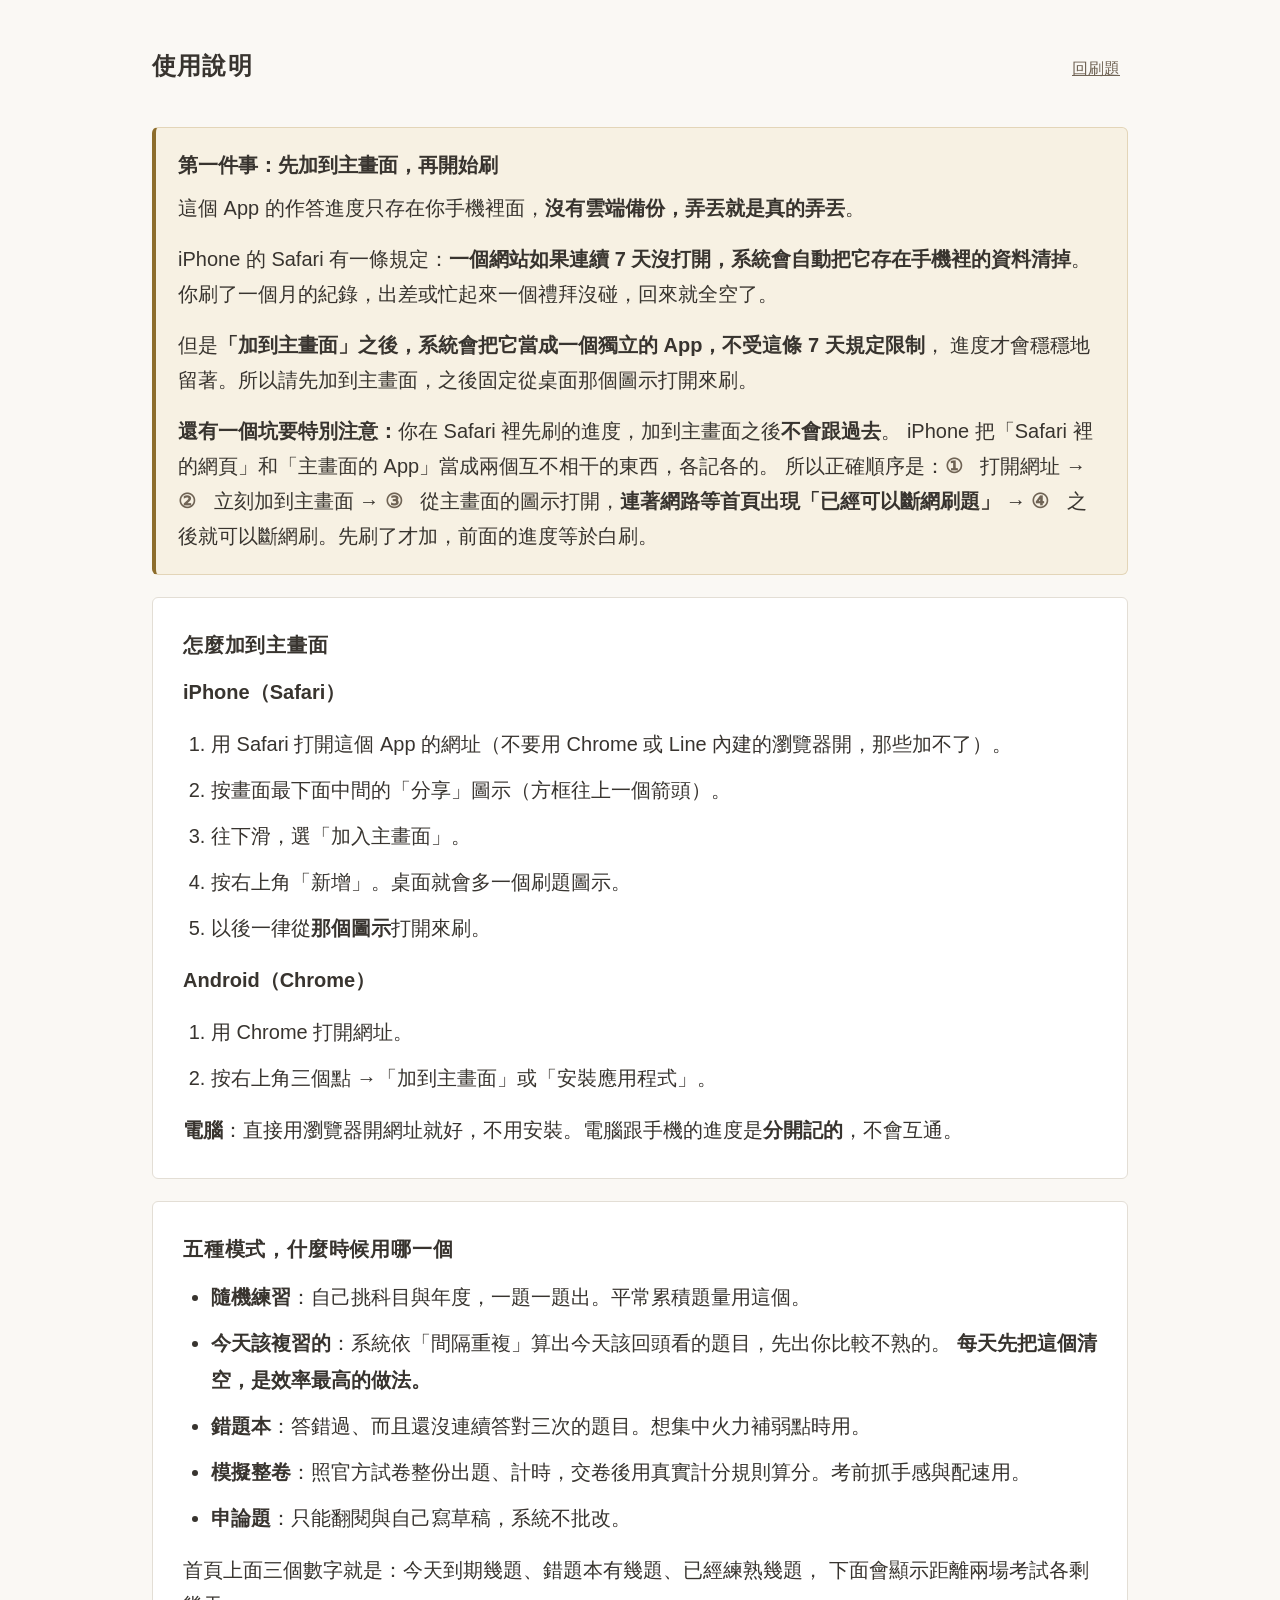
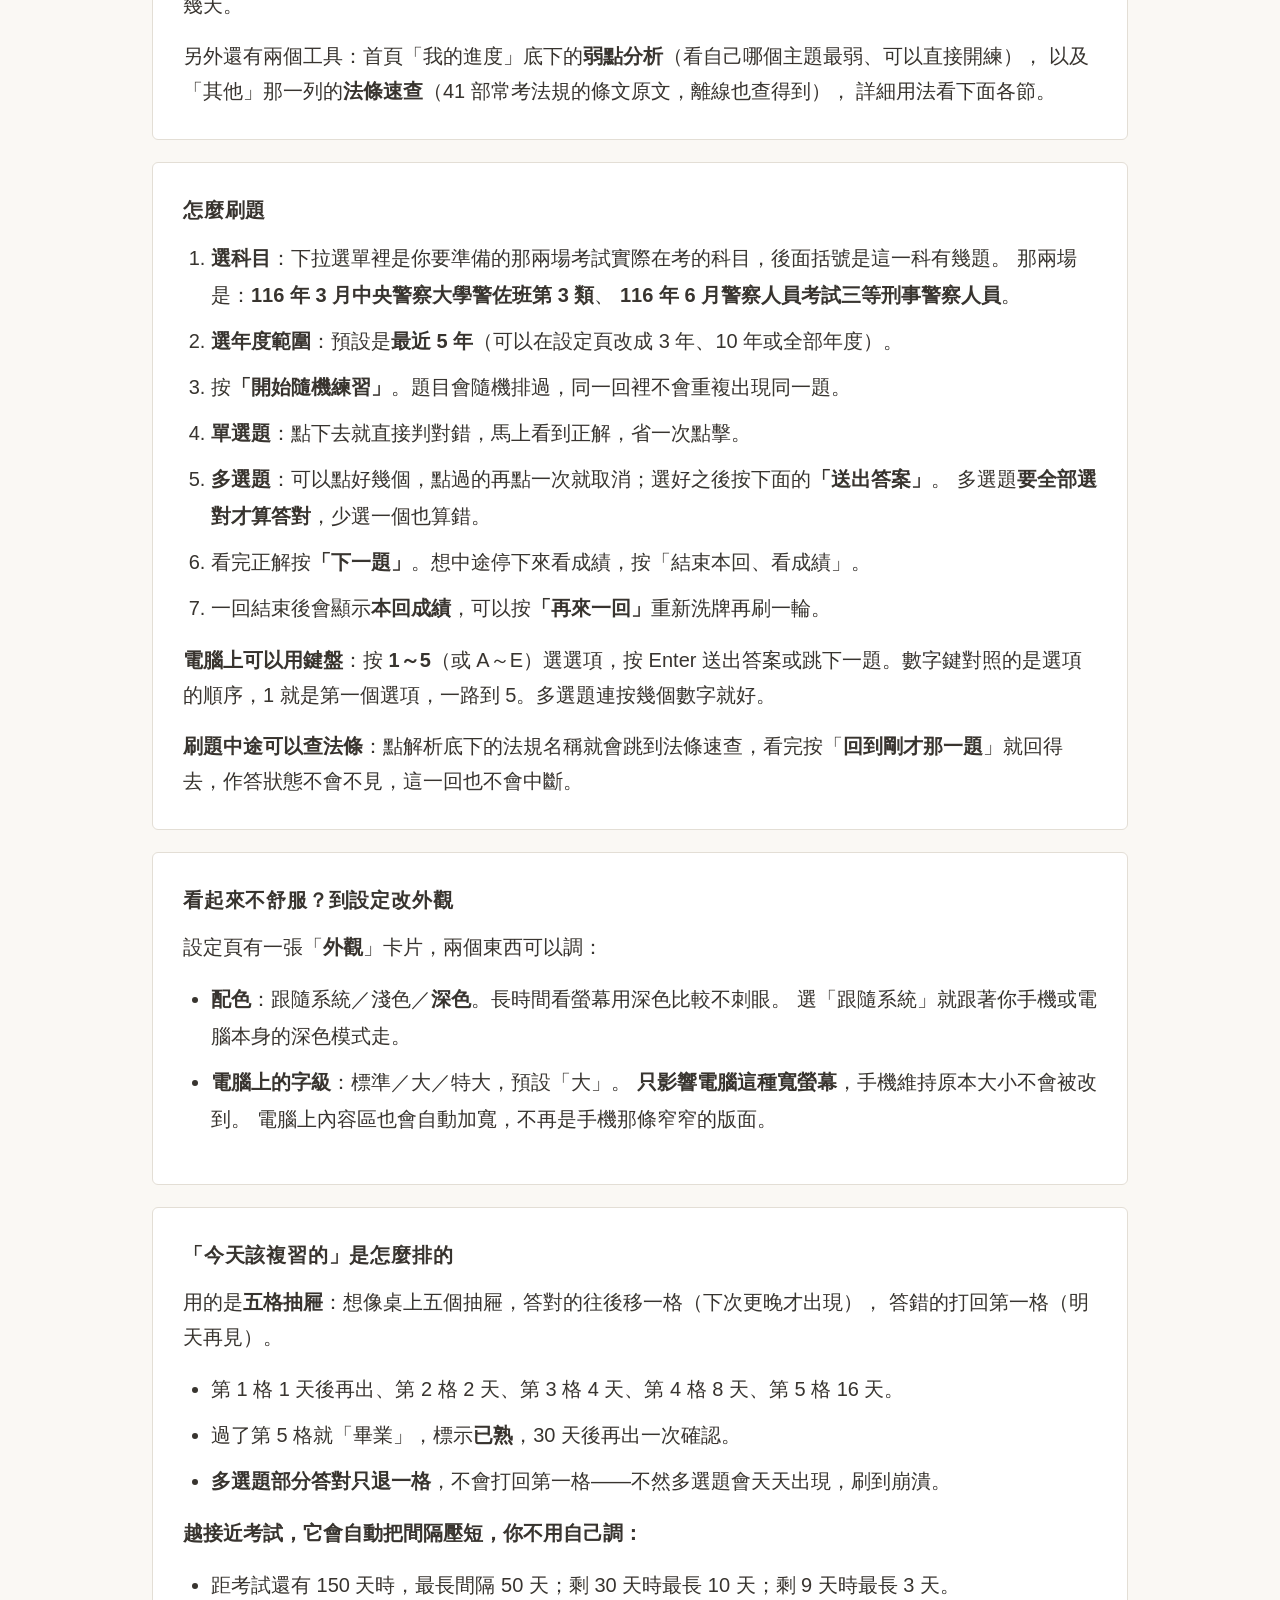
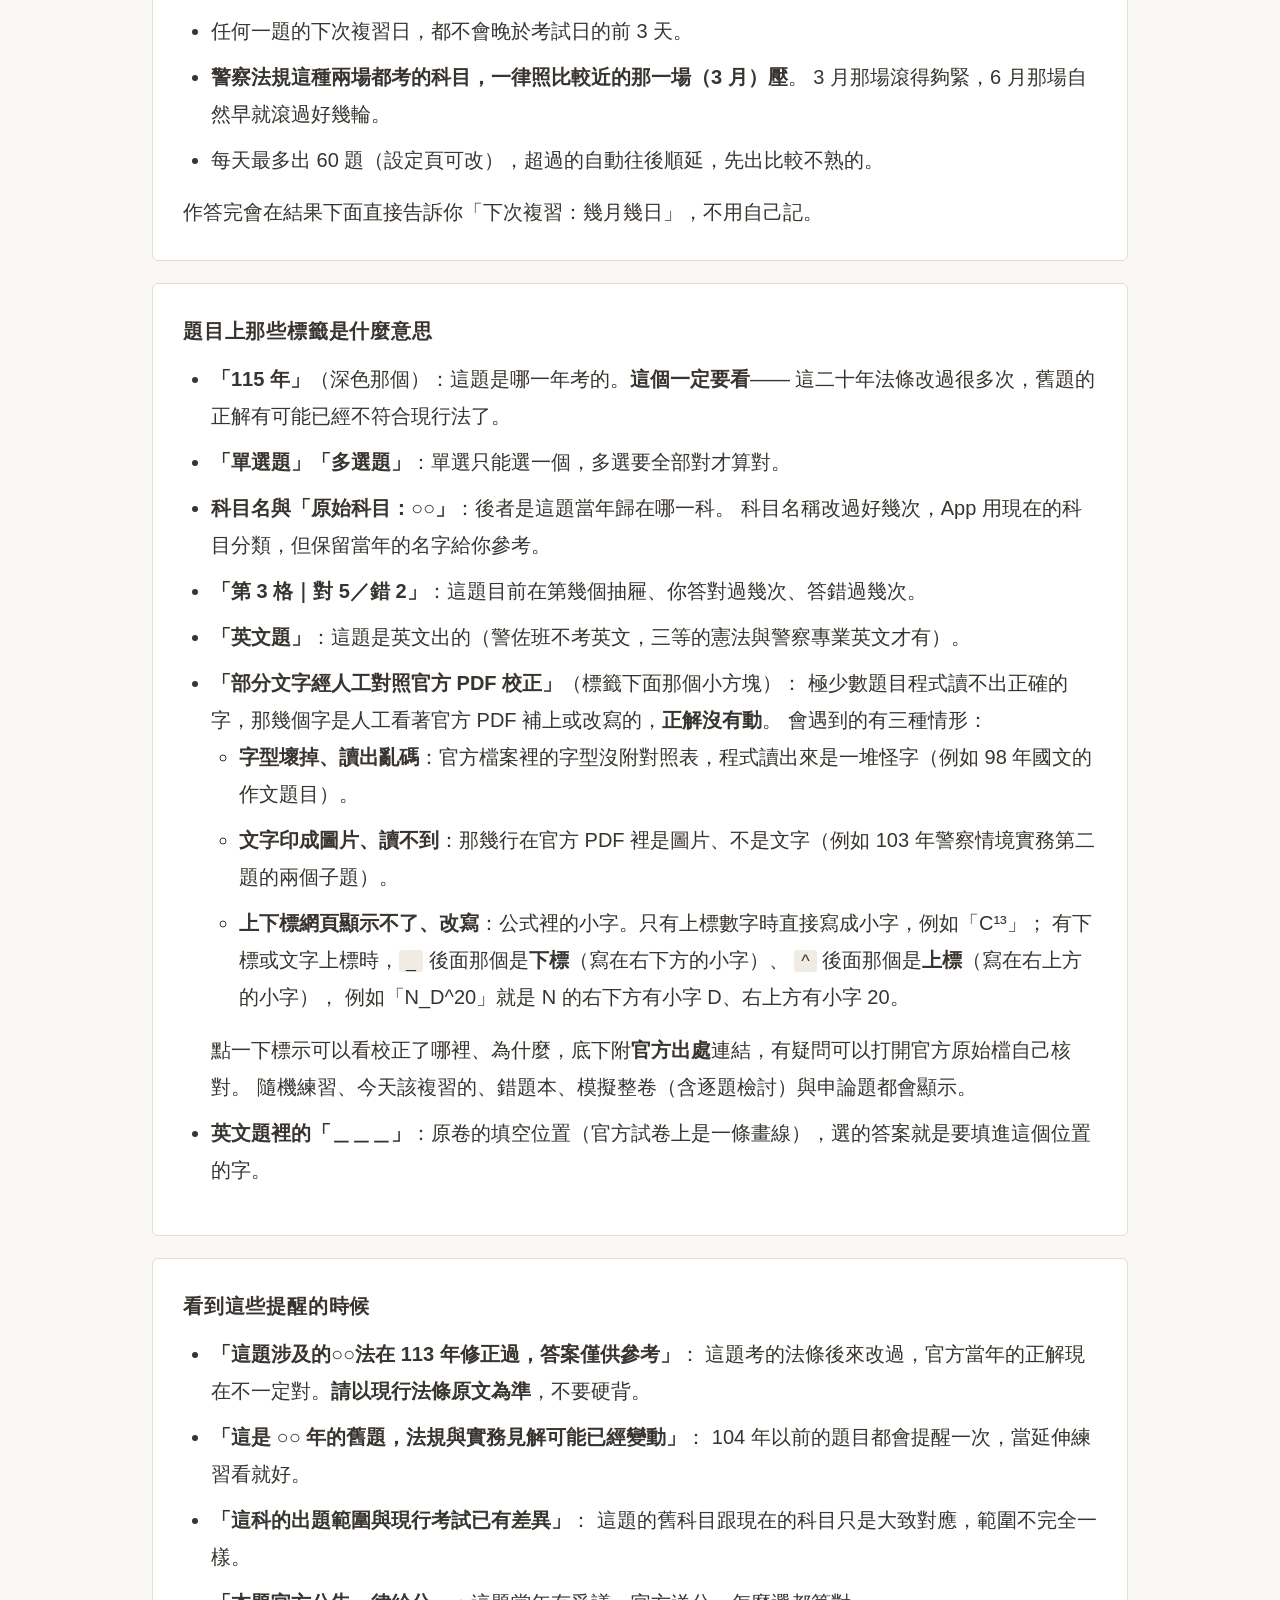
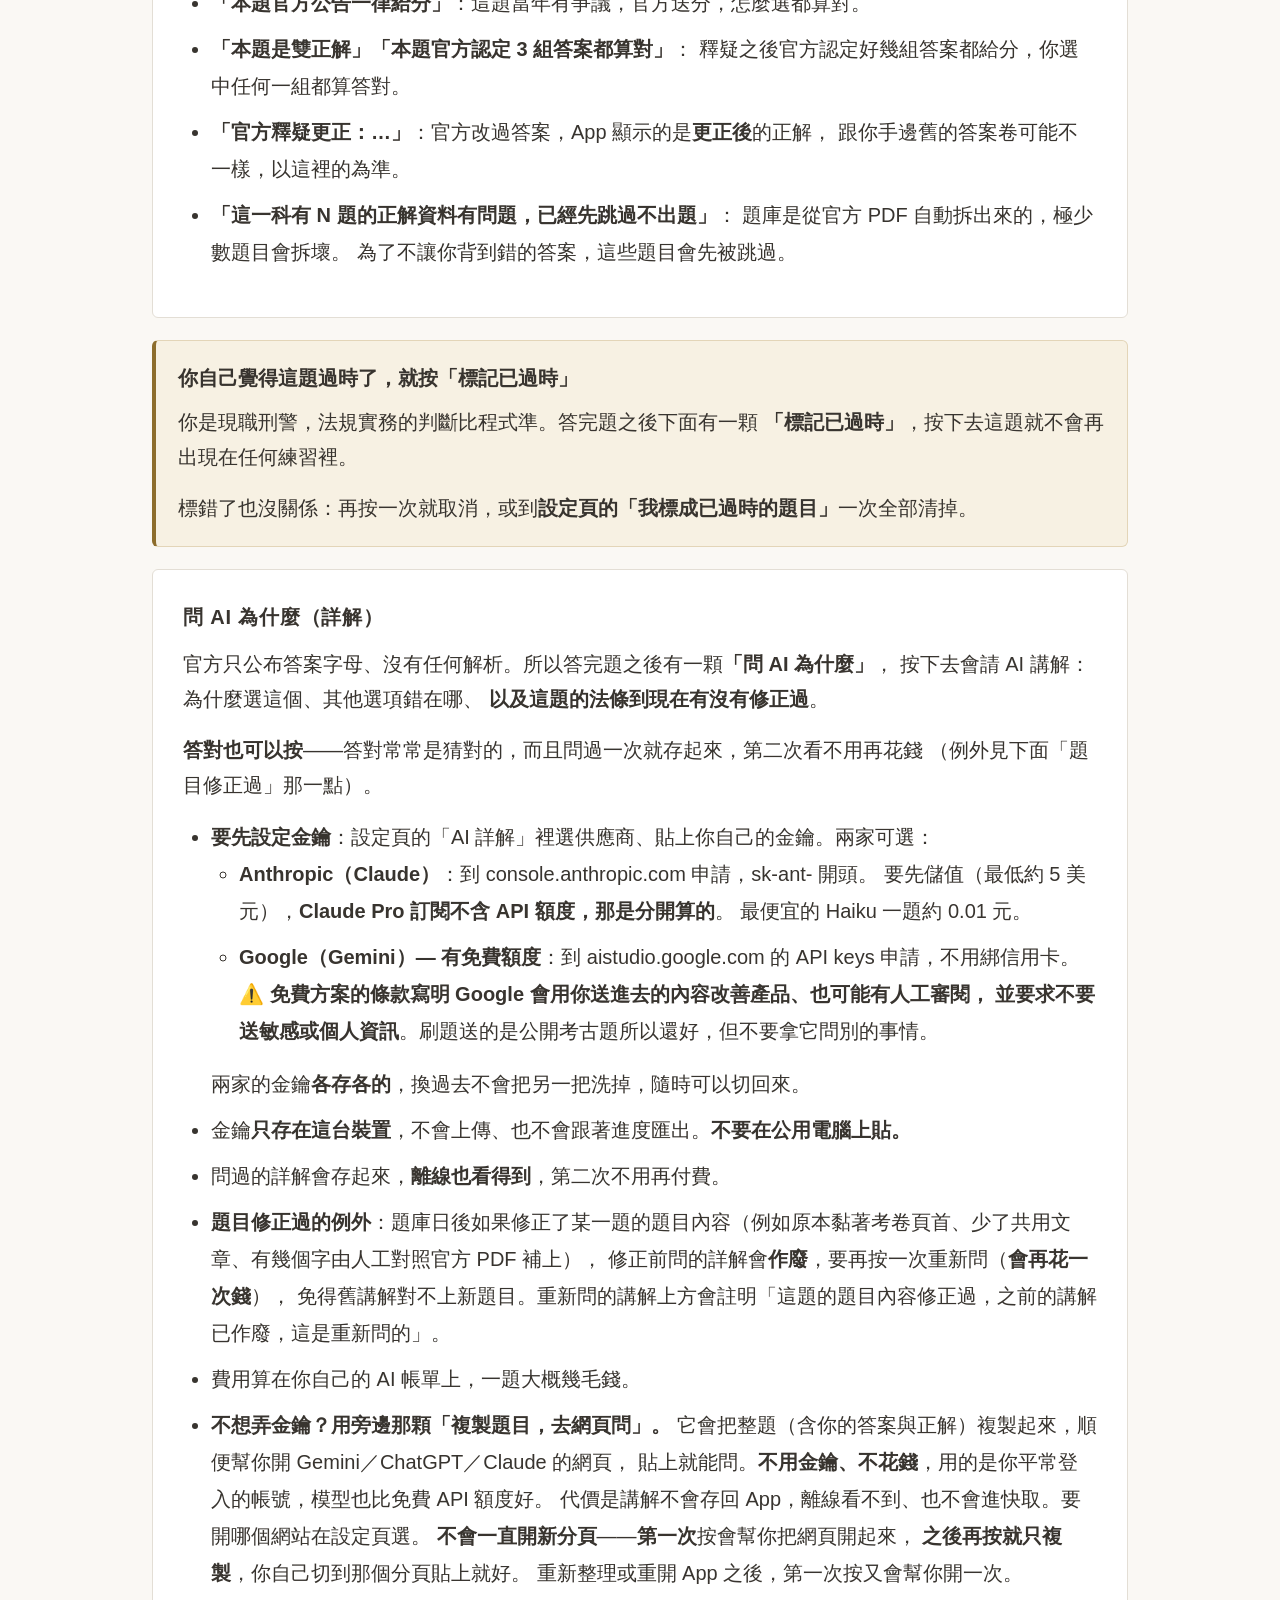
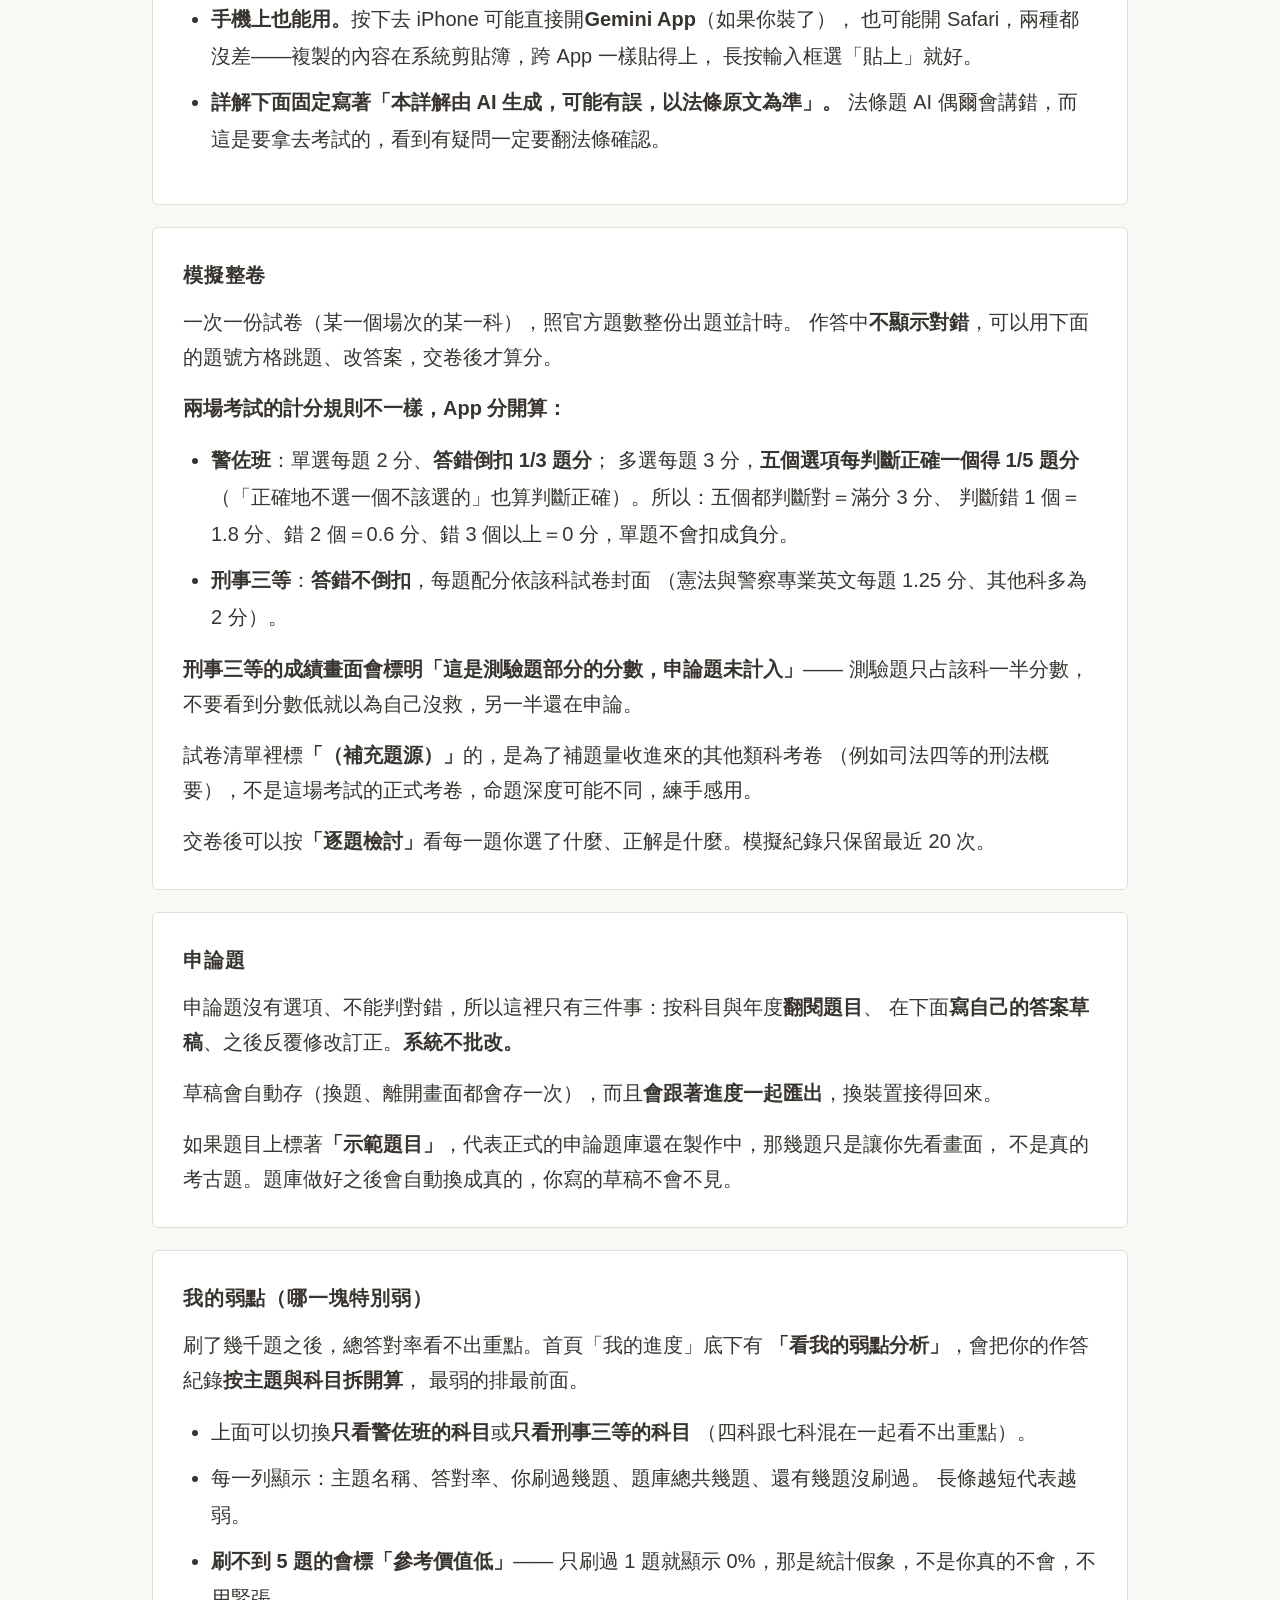
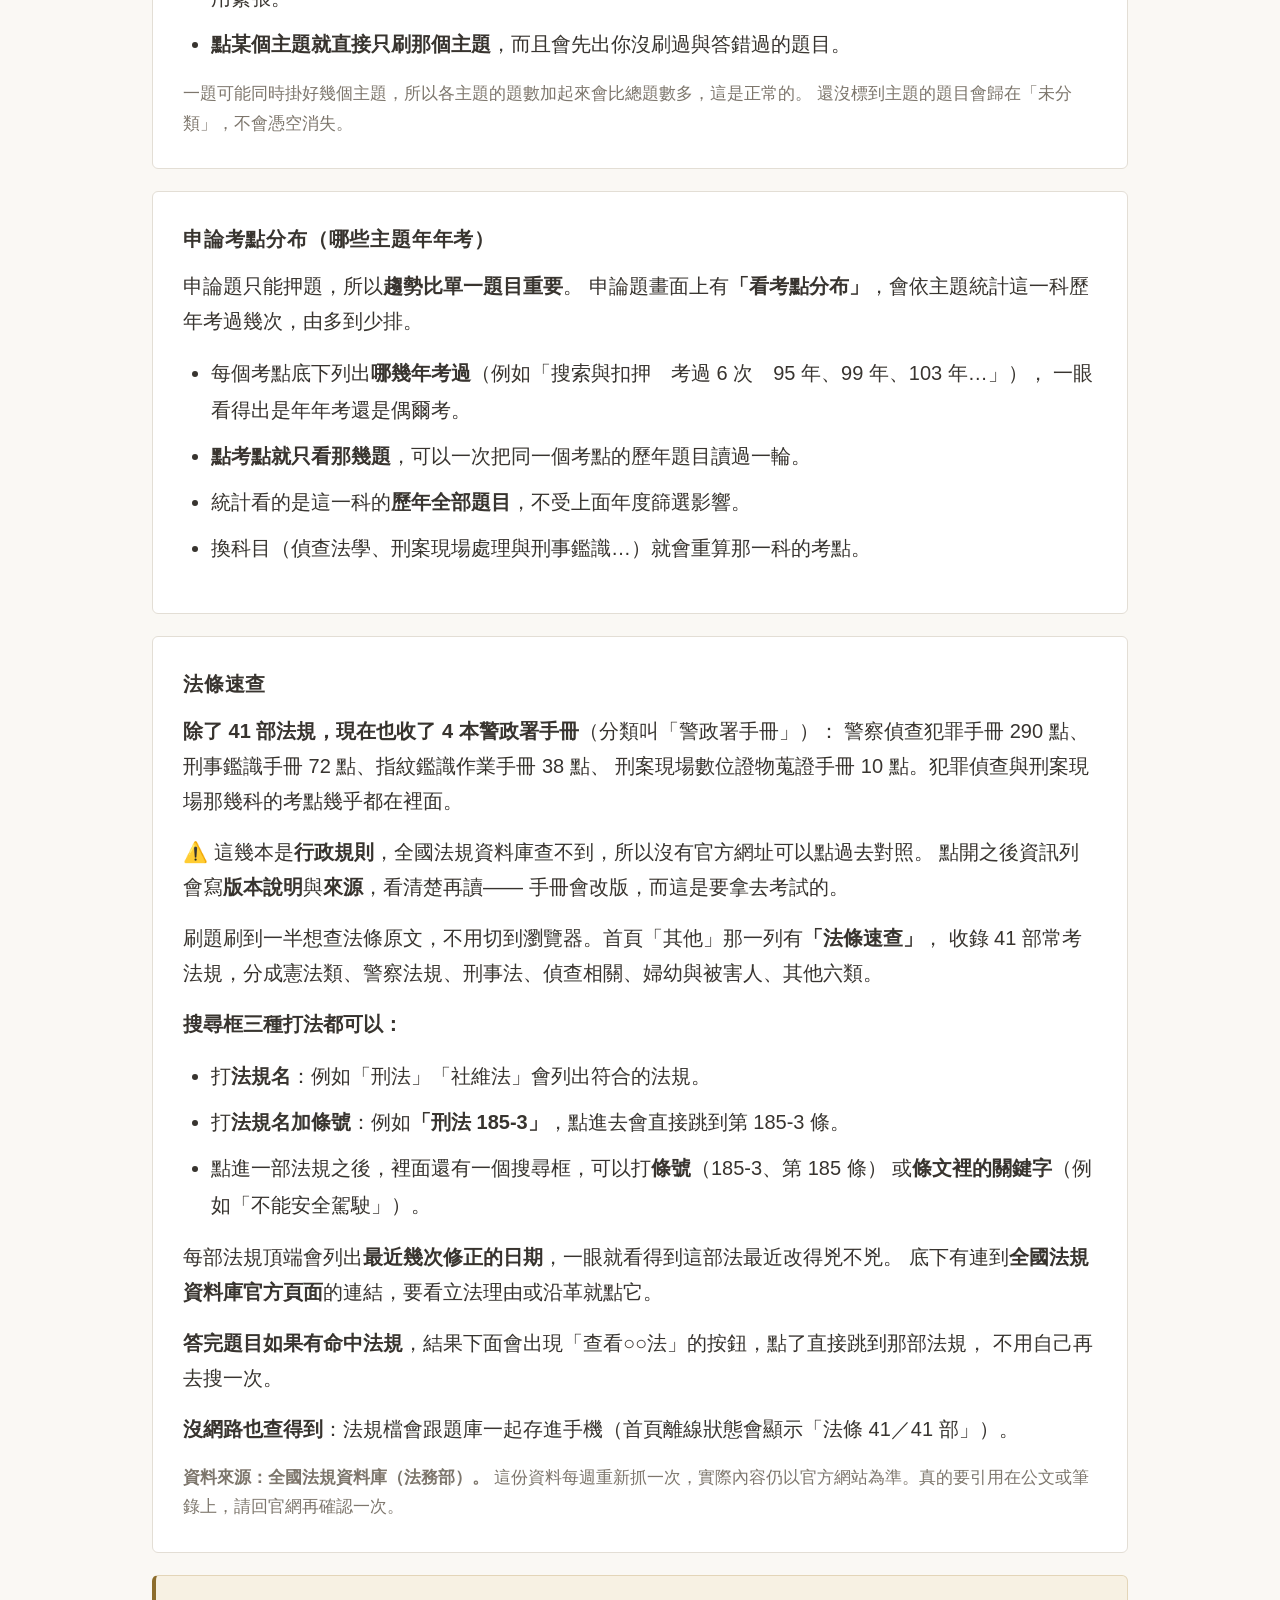
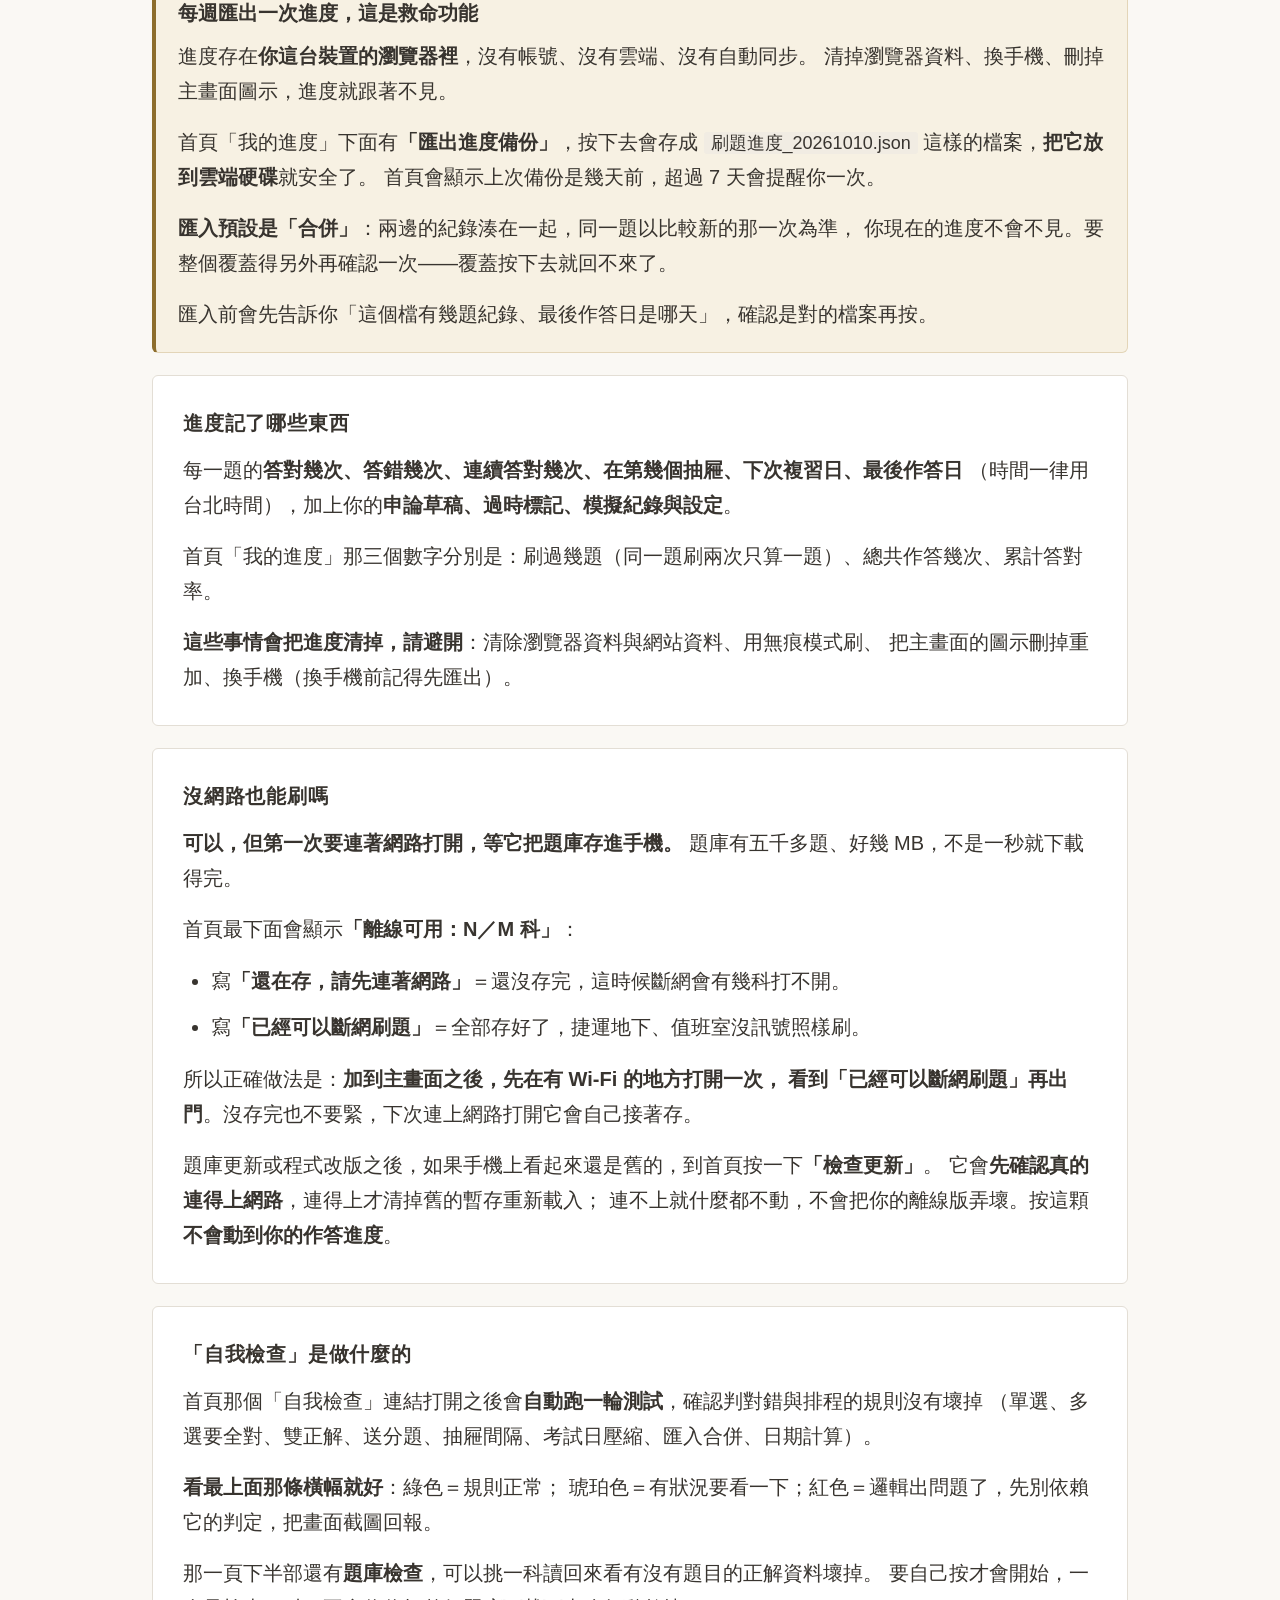
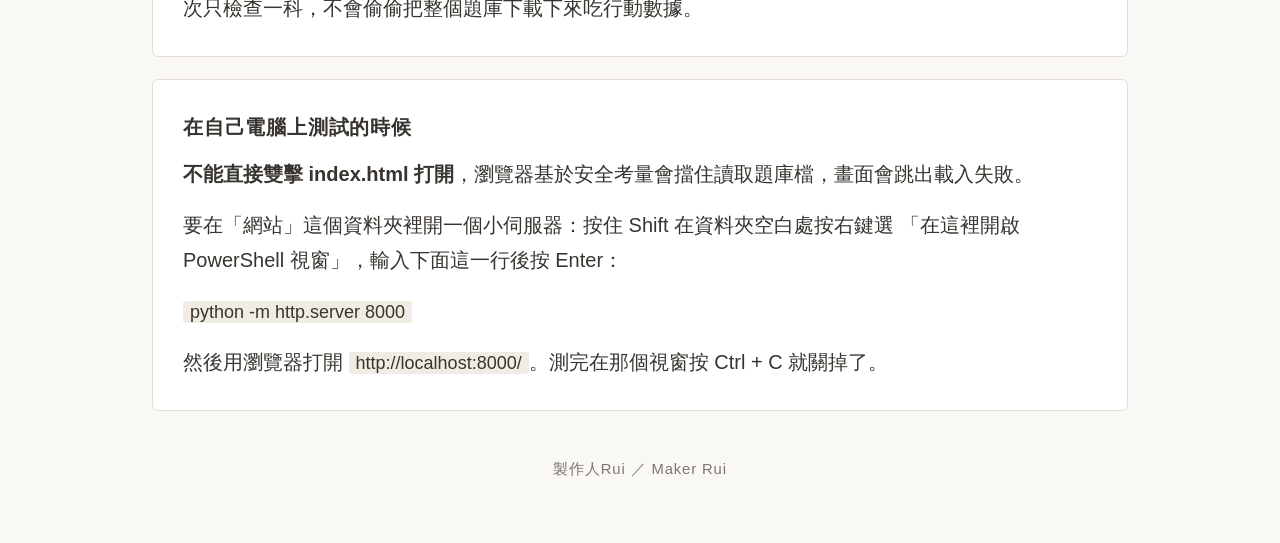
<file: 使用說明.html>
<!DOCTYPE html>
<html lang="zh-Hant">
<head>
<meta charset="UTF-8">
<meta name="viewport" content="width=device-width, initial-scale=1, viewport-fit=cover">
<title>使用說明｜警察考試刷題</title>
<meta name="theme-color" content="#FAF8F4">
<link rel="stylesheet" href="./css/style.css">
<style>
/* 這一頁專用的小樣式，其餘沿用全站的 style.css */
.guide h2 {
  margin: 0 0 0.6rem;
  font-size: 1rem;
  font-weight: 600;
  letter-spacing: 0.04em;
}
.guide p { margin: 0 0 0.8rem; }
.guide p:last-child { margin-bottom: 0; }
.guide ol, .guide ul { margin: 0 0 0.8rem; padding-left: 1.4rem; }
.guide li { margin-bottom: 0.45rem; line-height: 1.85; }
.guide li:last-child { margin-bottom: 0; }
.key-point {
  border: 1px solid var(--warn-border);
  border-left: 4px solid var(--warn);
  background: var(--warn-bg);
  border-radius: var(--radius);
  padding: 1rem 1.1rem;
  margin-bottom: 1.1rem;
}
.key-point .key-title {
  display: block;
  font-size: 1.02rem;
  font-weight: 600;
  margin-bottom: 0.4rem;
}
.step-no {
  display: inline-block;
  min-width: 1.5rem;
  font-weight: 600;
  color: var(--accent);
}
code {
  font-family: var(--font);
  font-size: 0.9rem;
  background: var(--accent-tint);
  border-radius: 3px;
  padding: 0.05rem 0.35rem;
}
</style>
</head>
<body>

<div class="page guide">

  <header class="app-head">
    <h1>使用說明</h1>
    <span class="app-sub"><a href="./index.html">回刷題</a></span>
  </header>

  <!-- ===== 最重要的一件事，放在第一段 ===== -->
  <div class="key-point">
    <span class="key-title">第一件事：先加到主畫面，再開始刷</span>
    <p>這個 App 的作答進度只存在你手機裡面，<strong>沒有雲端備份，弄丟就是真的弄丟</strong>。</p>
    <p>iPhone 的 Safari 有一條規定：<strong>一個網站如果連續 7 天沒打開，系統會自動把它存在手機裡的資料清掉</strong>。
       你刷了一個月的紀錄，出差或忙起來一個禮拜沒碰，回來就全空了。</p>
    <p>但是<strong>「加到主畫面」之後，系統會把它當成一個獨立的 App，不受這條 7 天規定限制</strong>，
       進度才會穩穩地留著。所以請先加到主畫面，之後固定從桌面那個圖示打開來刷。</p>
    <p><strong>還有一個坑要特別注意：</strong>你在 Safari 裡先刷的進度，加到主畫面之後<strong>不會跟過去</strong>。
       iPhone 把「Safari 裡的網頁」和「主畫面的 App」當成兩個互不相干的東西，各記各的。
       所以正確順序是：<span class="step-no">①</span> 打開網址 →
       <span class="step-no">②</span> 立刻加到主畫面 →
       <span class="step-no">③</span> 從主畫面的圖示打開，<strong>連著網路等首頁出現「已經可以斷網刷題」</strong> →
       <span class="step-no">④</span> 之後就可以斷網刷。先刷了才加，前面的進度等於白刷。</p>
  </div>

  <div class="card">
    <h2>怎麼加到主畫面</h2>
    <p><strong>iPhone（Safari）</strong></p>
    <ol>
      <li>用 Safari 打開這個 App 的網址（不要用 Chrome 或 Line 內建的瀏覽器開，那些加不了）。</li>
      <li>按畫面最下面中間的「分享」圖示（方框往上一個箭頭）。</li>
      <li>往下滑，選「加入主畫面」。</li>
      <li>按右上角「新增」。桌面就會多一個刷題圖示。</li>
      <li>以後一律從<strong>那個圖示</strong>打開來刷。</li>
    </ol>
    <p><strong>Android（Chrome）</strong></p>
    <ol>
      <li>用 Chrome 打開網址。</li>
      <li>按右上角三個點 →「加到主畫面」或「安裝應用程式」。</li>
    </ol>
    <p><strong>電腦</strong>：直接用瀏覽器開網址就好，不用安裝。電腦跟手機的進度是<strong>分開記的</strong>，不會互通。</p>
  </div>

  <div class="card">
    <h2>五種模式，什麼時候用哪一個</h2>
    <ul>
      <li><strong>隨機練習</strong>：自己挑科目與年度，一題一題出。平常累積題量用這個。</li>
      <li><strong>今天該複習的</strong>：系統依「間隔重複」算出今天該回頭看的題目，先出你比較不熟的。
          <strong>每天先把這個清空，是效率最高的做法。</strong></li>
      <li><strong>錯題本</strong>：答錯過、而且還沒連續答對三次的題目。想集中火力補弱點時用。</li>
      <li><strong>模擬整卷</strong>：照官方試卷整份出題、計時，交卷後用真實計分規則算分。考前抓手感與配速用。</li>
      <li><strong>申論題</strong>：只能翻閱與自己寫草稿，系統不批改。</li>
    </ul>
    <p>首頁上面三個數字就是：今天到期幾題、錯題本有幾題、已經練熟幾題，
       下面會顯示距離兩場考試各剩幾天。</p>
    <p>另外還有兩個工具：首頁「我的進度」底下的<strong>弱點分析</strong>（看自己哪個主題最弱、可以直接開練），
       以及「其他」那一列的<strong>法條速查</strong>（41 部常考法規的條文原文，離線也查得到），
       詳細用法看下面各節。</p>
  </div>

  <div class="card">
    <h2>怎麼刷題</h2>
    <ol>
      <li><strong>選科目</strong>：下拉選單裡是你要準備的那兩場考試實際在考的科目，後面括號是這一科有幾題。
          那兩場是：<strong>116 年 3 月中央警察大學警佐班第 3 類</strong>、
          <strong>116 年 6 月警察人員考試三等刑事警察人員</strong>。</li>
      <li><strong>選年度範圍</strong>：預設是<strong>最近 5 年</strong>（可以在設定頁改成 3 年、10 年或全部年度）。</li>
      <li>按<strong>「開始隨機練習」</strong>。題目會隨機排過，同一回裡不會重複出現同一題。</li>
      <li><strong>單選題</strong>：點下去就直接判對錯，馬上看到正解，省一次點擊。</li>
      <li><strong>多選題</strong>：可以點好幾個，點過的再點一次就取消；選好之後按下面的<strong>「送出答案」</strong>。
          多選題<strong>要全部選對才算答對</strong>，少選一個也算錯。</li>
      <li>看完正解按<strong>「下一題」</strong>。想中途停下來看成績，按「結束本回、看成績」。</li>
      <li>一回結束後會顯示<strong>本回成績</strong>，可以按<strong>「再來一回」</strong>重新洗牌再刷一輪。</li>
    </ol>
    <p><strong>電腦上可以用鍵盤</strong>：按 <strong>1～5</strong>（或 A～E）選選項，按 Enter 送出答案或跳下一題。數字鍵對照的是選項的順序，1 就是第一個選項，一路到 5。多選題連按幾個數字就好。</p>
    <p><strong>刷題中途可以查法條</strong>：點解析底下的法規名稱就會跳到法條速查，看完按「<strong>回到剛才那一題</strong>」就回得去，作答狀態不會不見，這一回也不會中斷。</p>
  </div>

  <div class="card">
    <h2>看起來不舒服？到設定改外觀</h2>
    <p>設定頁有一張「<strong>外觀</strong>」卡片，兩個東西可以調：</p>
    <ul>
      <li><strong>配色</strong>：跟隨系統／淺色／<strong>深色</strong>。長時間看螢幕用深色比較不刺眼。
          選「跟隨系統」就跟著你手機或電腦本身的深色模式走。</li>
      <li><strong>電腦上的字級</strong>：標準／大／特大，預設「大」。
          <strong>只影響電腦這種寬螢幕</strong>，手機維持原本大小不會被改到。
          電腦上內容區也會自動加寬，不再是手機那條窄窄的版面。</li>
    </ul>
  </div>

  <div class="card">
    <h2>「今天該複習的」是怎麼排的</h2>
    <p>用的是<strong>五格抽屜</strong>：想像桌上五個抽屜，答對的往後移一格（下次更晚才出現），
       答錯的打回第一格（明天再見）。</p>
    <ul>
      <li>第 1 格 1 天後再出、第 2 格 2 天、第 3 格 4 天、第 4 格 8 天、第 5 格 16 天。</li>
      <li>過了第 5 格就「畢業」，標示<strong>已熟</strong>，30 天後再出一次確認。</li>
      <li><strong>多選題部分答對只退一格</strong>，不會打回第一格——不然多選題會天天出現，刷到崩潰。</li>
    </ul>
    <p><strong>越接近考試，它會自動把間隔壓短，你不用自己調：</strong></p>
    <ul>
      <li>距考試還有 150 天時，最長間隔 50 天；剩 30 天時最長 10 天；剩 9 天時最長 3 天。</li>
      <li>任何一題的下次複習日，都不會晚於考試日的前 3 天。</li>
      <li><strong>警察法規這種兩場都考的科目，一律照比較近的那一場（3 月）壓</strong>。
          3 月那場滾得夠緊，6 月那場自然早就滾過好幾輪。</li>
      <li>每天最多出 60 題（設定頁可改），超過的自動往後順延，先出比較不熟的。</li>
    </ul>
    <p>作答完會在結果下面直接告訴你「下次複習：幾月幾日」，不用自己記。</p>
  </div>

  <div class="card">
    <h2>題目上那些標籤是什麼意思</h2>
    <ul>
      <li><strong>「115 年」</strong>（深色那個）：這題是哪一年考的。<strong>這個一定要看</strong>——
          這二十年法條改過很多次，舊題的正解有可能已經不符合現行法了。</li>
      <li><strong>「單選題」「多選題」</strong>：單選只能選一個，多選要全部對才算對。</li>
      <li><strong>科目名與「原始科目：○○」</strong>：後者是這題當年歸在哪一科。
          科目名稱改過好幾次，App 用現在的科目分類，但保留當年的名字給你參考。</li>
      <li><strong>「第 3 格｜對 5／錯 2」</strong>：這題目前在第幾個抽屜、你答對過幾次、答錯過幾次。</li>
      <li><strong>「英文題」</strong>：這題是英文出的（警佐班不考英文，三等的憲法與警察專業英文才有）。</li>
      <li><strong>「部分文字經人工對照官方 PDF 校正」</strong>（標籤下面那個小方塊）：
          極少數題目程式讀不出正確的字，那幾個字是人工看著官方 PDF 補上或改寫的，<strong>正解沒有動</strong>。
          會遇到的有三種情形：
          <ul>
            <li><strong>字型壞掉、讀出亂碼</strong>：官方檔案裡的字型沒附對照表，程式讀出來是一堆怪字（例如 98 年國文的作文題目）。</li>
            <li><strong>文字印成圖片、讀不到</strong>：那幾行在官方 PDF 裡是圖片、不是文字（例如 103 年警察情境實務第二題的兩個子題）。</li>
            <li><strong>上下標網頁顯示不了、改寫</strong>：公式裡的小字。只有上標數字時直接寫成小字，例如「C¹³」；
                有下標或文字上標時，<code>_</code> 後面那個是<strong>下標</strong>（寫在右下方的小字）、
                <code>^</code> 後面那個是<strong>上標</strong>（寫在右上方的小字），
                例如「N_D^20」就是 N 的右下方有小字 D、右上方有小字 20。</li>
          </ul>
          點一下標示可以看校正了哪裡、為什麼，底下附<strong>官方出處</strong>連結，有疑問可以打開官方原始檔自己核對。
          隨機練習、今天該複習的、錯題本、模擬整卷（含逐題檢討）與申論題都會顯示。</li>
      <li><strong>英文題裡的「＿＿＿」</strong>：原卷的填空位置（官方試卷上是一條畫線），選的答案就是要填進這個位置的字。</li>
    </ul>
  </div>

  <div class="card">
    <h2>看到這些提醒的時候</h2>
    <ul>
      <li><strong>「這題涉及的○○法在 113 年修正過，答案僅供參考」</strong>：
          這題考的法條後來改過，官方當年的正解現在不一定對。<strong>請以現行法條原文為準</strong>，不要硬背。</li>
      <li><strong>「這是 ○○ 年的舊題，法規與實務見解可能已經變動」</strong>：
          104 年以前的題目都會提醒一次，當延伸練習看就好。</li>
      <li><strong>「這科的出題範圍與現行考試已有差異」</strong>：
          這題的舊科目跟現在的科目只是大致對應，範圍不完全一樣。</li>
      <li><strong>「本題官方公告一律給分」</strong>：這題當年有爭議，官方送分，怎麼選都算對。</li>
      <li><strong>「本題是雙正解」「本題官方認定 3 組答案都算對」</strong>：
          釋疑之後官方認定好幾組答案都給分，你選中任何一組都算答對。</li>
      <li><strong>「官方釋疑更正：…」</strong>：官方改過答案，App 顯示的是<strong>更正後</strong>的正解，
          跟你手邊舊的答案卷可能不一樣，以這裡的為準。</li>
      <li><strong>「這一科有 N 題的正解資料有問題，已經先跳過不出題」</strong>：
          題庫是從官方 PDF 自動拆出來的，極少數題目會拆壞。
          為了不讓你背到錯的答案，這些題目會先被跳過。</li>
    </ul>
  </div>

  <div class="key-point">
    <span class="key-title">你自己覺得這題過時了，就按「標記已過時」</span>
    <p>你是現職刑警，法規實務的判斷比程式準。答完題之後下面有一顆
       <strong>「標記已過時」</strong>，按下去這題就不會再出現在任何練習裡。</p>
    <p>標錯了也沒關係：再按一次就取消，或到<strong>設定頁的「我標成已過時的題目」</strong>一次全部清掉。</p>
  </div>

  <div class="card">
    <h2>問 AI 為什麼（詳解）</h2>
    <p>官方只公布答案字母、沒有任何解析。所以答完題之後有一顆<strong>「問 AI 為什麼」</strong>，
       按下去會請 AI 講解：為什麼選這個、其他選項錯在哪、
       <strong>以及這題的法條到現在有沒有修正過</strong>。</p>
    <p><strong>答對也可以按</strong>——答對常常是猜對的，而且問過一次就存起來，第二次看不用再花錢
       （例外見下面「題目修正過」那一點）。</p>
    <ul>
      <li><strong>要先設定金鑰</strong>：設定頁的「AI 詳解」裡選供應商、貼上你自己的金鑰。兩家可選：
        <ul>
          <li><strong>Anthropic（Claude）</strong>：到 console.anthropic.com 申請，sk-ant- 開頭。
              要先儲值（最低約 5 美元），<strong>Claude Pro 訂閱不含 API 額度，那是分開算的</strong>。
              最便宜的 Haiku 一題約 0.01 元。</li>
          <li><strong>Google（Gemini）— 有免費額度</strong>：到 aistudio.google.com 的 API keys 申請，不用綁信用卡。
              ⚠️ <strong>免費方案的條款寫明 Google 會用你送進去的內容改善產品、也可能有人工審閱，
              並要求不要送敏感或個人資訊</strong>。刷題送的是公開考古題所以還好，但不要拿它問別的事情。</li>
        </ul>
        兩家的金鑰<strong>各存各的</strong>，換過去不會把另一把洗掉，隨時可以切回來。</li>
      <li>金鑰<strong>只存在這台裝置</strong>，不會上傳、也不會跟著進度匯出。<strong>不要在公用電腦上貼。</strong></li>
      <li>問過的詳解會存起來，<strong>離線也看得到</strong>，第二次不用再付費。</li>
      <li><strong>題目修正過的例外</strong>：題庫日後如果修正了某一題的題目內容（例如原本黏著考卷頁首、少了共用文章、有幾個字由人工對照官方 PDF 補上），
          修正前問的詳解會<strong>作廢</strong>，要再按一次重新問（<strong>會再花一次錢</strong>），
          免得舊講解對不上新題目。重新問的講解上方會註明「這題的題目內容修正過，之前的講解已作廢，這是重新問的」。</li>
      <li>費用算在你自己的 AI 帳單上，一題大概幾毛錢。</li>
      <li><strong>不想弄金鑰？用旁邊那顆「複製題目，去網頁問」。</strong>
          它會把整題（含你的答案與正解）複製起來，順便幫你開 Gemini／ChatGPT／Claude 的網頁，
          貼上就能問。<strong>不用金鑰、不花錢</strong>，用的是你平常登入的帳號，模型也比免費 API 額度好。
          代價是講解不會存回 App，離線看不到、也不會進快取。要開哪個網站在設定頁選。
          <strong>不會一直開新分頁</strong>——<strong>第一次</strong>按會幫你把網頁開起來，
          <strong>之後再按就只複製</strong>，你自己切到那個分頁貼上就好。
          重新整理或重開 App 之後，第一次按又會幫你開一次。</li>
      <li><strong>手機上也能用。</strong>按下去 iPhone 可能直接開<strong>Gemini App</strong>（如果你裝了），
          也可能開 Safari，兩種都沒差——複製的內容在系統剪貼簿，跨 App 一樣貼得上，
          長按輸入框選「貼上」就好。</li>
      <li><strong>詳解下面固定寫著「本詳解由 AI 生成，可能有誤，以法條原文為準」。</strong>
          法條題 AI 偶爾會講錯，而這是要拿去考試的，看到有疑問一定要翻法條確認。</li>
    </ul>
  </div>

  <div class="card">
    <h2>模擬整卷</h2>
    <p>一次一份試卷（某一個場次的某一科），照官方題數整份出題並計時。
       作答中<strong>不顯示對錯</strong>，可以用下面的題號方格跳題、改答案，交卷後才算分。</p>
    <p><strong>兩場考試的計分規則不一樣，App 分開算：</strong></p>
    <ul>
      <li><strong>警佐班</strong>：單選每題 2 分、<strong>答錯倒扣 1/3 題分</strong>；
          多選每題 3 分，<strong>五個選項每判斷正確一個得 1/5 題分</strong>
          （「正確地不選一個不該選的」也算判斷正確）。所以：五個都判斷對＝滿分 3 分、
          判斷錯 1 個＝1.8 分、錯 2 個＝0.6 分、錯 3 個以上＝0 分，單題不會扣成負分。</li>
      <li><strong>刑事三等</strong>：<strong>答錯不倒扣</strong>，每題配分依該科試卷封面
          （憲法與警察專業英文每題 1.25 分、其他科多為 2 分）。</li>
    </ul>
    <p><strong>刑事三等的成績畫面會標明「這是測驗題部分的分數，申論題未計入」</strong>——
       測驗題只占該科一半分數，不要看到分數低就以為自己沒救，另一半還在申論。</p>
    <p>試卷清單裡標<strong>「（補充題源）」</strong>的，是為了補題量收進來的其他類科考卷
       （例如司法四等的刑法概要），不是這場考試的正式考卷，命題深度可能不同，練手感用。</p>
    <p>交卷後可以按<strong>「逐題檢討」</strong>看每一題你選了什麼、正解是什麼。模擬紀錄只保留最近 20 次。</p>
  </div>

  <div class="card">
    <h2>申論題</h2>
    <p>申論題沒有選項、不能判對錯，所以這裡只有三件事：按科目與年度<strong>翻閱題目</strong>、
       在下面<strong>寫自己的答案草稿</strong>、之後反覆修改訂正。<strong>系統不批改。</strong></p>
    <p>草稿會自動存（換題、離開畫面都會存一次），而且<strong>會跟著進度一起匯出</strong>，換裝置接得回來。</p>
    <p>如果題目上標著<strong>「示範題目」</strong>，代表正式的申論題庫還在製作中，那幾題只是讓你先看畫面，
       不是真的考古題。題庫做好之後會自動換成真的，你寫的草稿不會不見。</p>
  </div>

  <div class="card">
    <h2>我的弱點（哪一塊特別弱）</h2>
    <p>刷了幾千題之後，總答對率看不出重點。首頁「我的進度」底下有
       <strong>「看我的弱點分析」</strong>，會把你的作答紀錄<strong>按主題與科目拆開算</strong>，
       最弱的排最前面。</p>
    <ul>
      <li>上面可以切換<strong>只看警佐班的科目</strong>或<strong>只看刑事三等的科目</strong>
          （四科跟七科混在一起看不出重點）。</li>
      <li>每一列顯示：主題名稱、答對率、你刷過幾題、題庫總共幾題、還有幾題沒刷過。
          長條越短代表越弱。</li>
      <li><strong>刷不到 5 題的會標「參考價值低」</strong>——
          只刷過 1 題就顯示 0%，那是統計假象，不是你真的不會，不用緊張。</li>
      <li><strong>點某個主題就直接只刷那個主題</strong>，而且會先出你沒刷過與答錯過的題目。</li>
    </ul>
    <p class="small">一題可能同時掛好幾個主題，所以各主題的題數加起來會比總題數多，這是正常的。
       還沒標到主題的題目會歸在「未分類」，不會憑空消失。</p>
  </div>

  <div class="card">
    <h2>申論考點分布（哪些主題年年考）</h2>
    <p>申論題只能押題，所以<strong>趨勢比單一題目重要</strong>。
       申論題畫面上有<strong>「看考點分布」</strong>，會依主題統計這一科歷年考過幾次，由多到少排。</p>
    <ul>
      <li>每個考點底下列出<strong>哪幾年考過</strong>（例如「搜索與扣押　考過 6 次　95 年、99 年、103 年…」），
          一眼看得出是年年考還是偶爾考。</li>
      <li><strong>點考點就只看那幾題</strong>，可以一次把同一個考點的歷年題目讀過一輪。</li>
      <li>統計看的是這一科的<strong>歷年全部題目</strong>，不受上面年度篩選影響。</li>
      <li>換科目（偵查法學、刑案現場處理與刑事鑑識…）就會重算那一科的考點。</li>
    </ul>
  </div>

  <div class="card">
    <h2>法條速查</h2>
    <p><strong>除了 41 部法規，現在也收了 4 本警政署手冊</strong>（分類叫「警政署手冊」）：
      警察偵查犯罪手冊 290 點、刑事鑑識手冊 72 點、指紋鑑識作業手冊 38 點、
      刑案現場數位證物蒐證手冊 10 點。犯罪偵查與刑案現場那幾科的考點幾乎都在裡面。</p>
    <p>⚠️ 這幾本是<strong>行政規則</strong>，全國法規資料庫查不到，所以沒有官方網址可以點過去對照。
      點開之後資訊列會寫<strong>版本說明</strong>與<strong>來源</strong>，看清楚再讀——
      手冊會改版，而這是要拿去考試的。</p>
    <p>刷題刷到一半想查法條原文，不用切到瀏覽器。首頁「其他」那一列有<strong>「法條速查」</strong>，
       收錄 41 部常考法規，分成憲法類、警察法規、刑事法、偵查相關、婦幼與被害人、其他六類。</p>
    <p><strong>搜尋框三種打法都可以：</strong></p>
    <ul>
      <li>打<strong>法規名</strong>：例如「刑法」「社維法」會列出符合的法規。</li>
      <li>打<strong>法規名加條號</strong>：例如<strong>「刑法 185-3」</strong>，點進去會直接跳到第 185-3 條。</li>
      <li>點進一部法規之後，裡面還有一個搜尋框，可以打<strong>條號</strong>（185-3、第 185 條）
          或<strong>條文裡的關鍵字</strong>（例如「不能安全駕駛」）。</li>
    </ul>
    <p>每部法規頂端會列出<strong>最近幾次修正的日期</strong>，一眼就看得到這部法最近改得兇不兇。
       底下有連到<strong>全國法規資料庫官方頁面</strong>的連結，要看立法理由或沿革就點它。</p>
    <p><strong>答完題目如果有命中法規</strong>，結果下面會出現「查看○○法」的按鈕，點了直接跳到那部法規，
       不用自己再去搜一次。</p>
    <p><strong>沒網路也查得到</strong>：法規檔會跟題庫一起存進手機（首頁離線狀態會顯示「法條 41／41 部」）。</p>
    <p class="small"><strong>資料來源：全國法規資料庫（法務部）。</strong>
       這份資料每週重新抓一次，實際內容仍以官方網站為準。真的要引用在公文或筆錄上，請回官網再確認一次。</p>
  </div>

  <div class="key-point">
    <span class="key-title">每週匯出一次進度，這是救命功能</span>
    <p>進度存在<strong>你這台裝置的瀏覽器裡</strong>，沒有帳號、沒有雲端、沒有自動同步。
       清掉瀏覽器資料、換手機、刪掉主畫面圖示，進度就跟著不見。</p>
    <p>首頁「我的進度」下面有<strong>「匯出進度備份」</strong>，按下去會存成
       <code>刷題進度_20261010.json</code> 這樣的檔案，<strong>把它放到雲端硬碟</strong>就安全了。
       首頁會顯示上次備份是幾天前，超過 7 天會提醒你一次。</p>
    <p><strong>匯入預設是「合併」</strong>：兩邊的紀錄湊在一起，同一題以比較新的那一次為準，
       你現在的進度不會不見。要整個覆蓋得另外再確認一次——覆蓋按下去就回不來了。</p>
    <p>匯入前會先告訴你「這個檔有幾題紀錄、最後作答日是哪天」，確認是對的檔案再按。</p>
  </div>

  <div class="card">
    <h2>進度記了哪些東西</h2>
    <p>每一題的<strong>答對幾次、答錯幾次、連續答對幾次、在第幾個抽屜、下次複習日、最後作答日</strong>
       （時間一律用台北時間），加上你的<strong>申論草稿、過時標記、模擬紀錄與設定</strong>。</p>
    <p>首頁「我的進度」那三個數字分別是：刷過幾題（同一題刷兩次只算一題）、總共作答幾次、累計答對率。</p>
    <p><strong>這些事情會把進度清掉，請避開</strong>：清除瀏覽器資料與網站資料、用無痕模式刷、
       把主畫面的圖示刪掉重加、換手機（換手機前記得先匯出）。</p>
  </div>

  <div class="card">
    <h2>沒網路也能刷嗎</h2>
    <p><strong>可以，但第一次要連著網路打開，等它把題庫存進手機。</strong>
       題庫有五千多題、好幾 MB，不是一秒就下載得完。</p>
    <p>首頁最下面會顯示<strong>「離線可用：N／M 科」</strong>：</p>
    <ul>
      <li>寫<strong>「還在存，請先連著網路」</strong>＝還沒存完，這時候斷網會有幾科打不開。</li>
      <li>寫<strong>「已經可以斷網刷題」</strong>＝全部存好了，捷運地下、值班室沒訊號照樣刷。</li>
    </ul>
    <p>所以正確做法是：<strong>加到主畫面之後，先在有 Wi-Fi 的地方打開一次，
       看到「已經可以斷網刷題」再出門</strong>。沒存完也不要緊，下次連上網路打開它會自己接著存。</p>
    <p>題庫更新或程式改版之後，如果手機上看起來還是舊的，到首頁按一下<strong>「檢查更新」</strong>。
       它會<strong>先確認真的連得上網路</strong>，連得上才清掉舊的暫存重新載入；
       連不上就什麼都不動，不會把你的離線版弄壞。按這顆<strong>不會動到你的作答進度</strong>。</p>
  </div>

  <div class="card">
    <h2>「自我檢查」是做什麼的</h2>
    <p>首頁那個「自我檢查」連結打開之後會<strong>自動跑一輪測試</strong>，確認判對錯與排程的規則沒有壞掉
       （單選、多選要全對、雙正解、送分題、抽屜間隔、考試日壓縮、匯入合併、日期計算）。</p>
    <p><strong>看最上面那條橫幅就好</strong>：綠色＝規則正常；
       琥珀色＝有狀況要看一下；紅色＝邏輯出問題了，先別依賴它的判定，把畫面截圖回報。</p>
    <p>那一頁下半部還有<strong>題庫檢查</strong>，可以挑一科讀回來看有沒有題目的正解資料壞掉。
       要自己按才會開始，一次只檢查一科，不會偷偷把整個題庫下載下來吃行動數據。</p>
  </div>

  <div class="card">
    <h2>在自己電腦上測試的時候</h2>
    <p><strong>不能直接雙擊 index.html 打開</strong>，瀏覽器基於安全考量會擋住讀取題庫檔，畫面會跳出載入失敗。</p>
    <p>要在「網站」這個資料夾裡開一個小伺服器：按住 Shift 在資料夾空白處按右鍵選
       「在這裡開啟 PowerShell 視窗」，輸入下面這一行後按 Enter：</p>
    <p><code>python -m http.server 8000</code></p>
    <p>然後用瀏覽器打開 <code>http://localhost:8000/</code>。測完在那個視窗按 Ctrl + C 就關掉了。</p>
  </div>

  <footer class="app-foot">製作人Rui ／ Maker Rui</footer>

</div>

</body>
</html>
</file>
<file: css/style.css>
@charset "UTF-8";
/*
 * style.css — 警察考試刷題（製作人Rui / Maker Rui）
 *
 * 無印良品極簡風：米白背景、白卡片、細邊框、小圓角、無陰影、大地色強調。
 * 手機直式優先，點擊區塊最小高度 48px；電腦開啟時內容置中。
 *
 * 規範重點：
 *  1. 字型一律微軟正黑體，按鈕、下拉選單、對話框全部都要套到，不留系統預設。
 *  2. 關鍵文字 14pt 基準（:root 的 font-size 就是 14pt，其他地方用 rem 等比例調整）。
 *  3. 不連任何外部網址：字型只用裝置內建的，圖示用 CSS 畫，沒有任何 CDN。
 */

:root {
  --bg: #FAF8F4;           /* 米白背景 */
  --card: #FFFFFF;         /* 卡片白 */
  --border: #E3DED5;       /* 細邊框 */
  --border-strong: #D0C9BC; /* 稍深的邊框（表單、選項） */
  --text: #38342F;         /* 主要文字 深褐灰 */
  --text-sub: #7D766C;     /* 次要文字 */
  /*
   * 停用狀態的文字。配 #F4F1EC 底色的對比度是 4.6:1（過 WCAG AA 的 4.5），
   * 戶外強光下也看得見底部那行「請選一個選項」。不要再調淡。
   */
  --text-muted: #736C62;
  --accent: #6F6354;       /* 大地色強調（只用在主要按鈕這一小塊） */
  --accent-dark: #5D5345;
  --accent-tint: #F1ECE3;  /* 強調色的淡底 */
  --ok: #4F7055;           /* 答對 暗綠 */
  --ok-bg: #EEF3EC;
  --ng: #A4625B;           /* 答錯 紅棕 */
  --ng-bg: #F8EFED;
  --warn: #8D6D2C;         /* 提醒 土黃（修法提示用） */
  --warn-bg: #F7F1E3;
  --warn-border: #E3D5B8;
  --btn-on-accent: #FDFCFA; /* 主要按鈕上的字（配 --accent 底色） */
  --subtle-bg: #F4F1EC;     /* 停用、次要區塊的淺底 */
  --inset-bg: #F6F4F0;      /* 內嵌說明區塊的淺底 */
  --radius: 6px;
  --font: "Microsoft JhengHei", "微軟正黑體", "PingFang TC", "Heiti TC",
    "Noto Sans CJK TC", "Noto Sans TC", sans-serif;
  --safe-bottom: env(safe-area-inset-bottom, 0px);

  font-size: 14pt; /* 全站基準字級 */
}

/* 字型要套到每一個元件，包含表單元件與對話框 */
html,
body,
button,
input,
select,
textarea,
dialog {
  font-family: var(--font);
}

* {
  box-sizing: border-box;
}

body {
  margin: 0;
  background: var(--bg);
  color: var(--text);
  font-size: 1rem; /* = 14pt */
  line-height: 1.75;
  -webkit-text-size-adjust: 100%;
}

/* ---------- 版面骨架 ---------- */

.page {
  max-width: 44rem;
  margin: 0 auto;
  padding: 1.4rem 1.1rem 2rem;
}

/* 刷題中底部有固定按鈕列，內容要多留一點空間 */
body.has-bottom-bar .page {
  padding-bottom: 7.5rem;
}

.app-head {
  display: flex;
  align-items: baseline;
  justify-content: space-between;
  gap: 0.6rem;
  margin-bottom: 1.5rem;
}

.app-head h1 {
  margin: 0;
  font-size: 1.2rem;
  font-weight: 600;
  letter-spacing: 0.05em;
}

.app-sub {
  font-size: 0.82rem;
  color: var(--text-sub);
}

/* 說明頁與自我檢查頁右上角的「回刷題」也要好按 */
.app-sub a {
  display: inline-block;
  min-height: 44px;
  padding: 0.7rem 0.4rem;
  color: var(--accent);
}

.card {
  background: var(--card);
  border: 1px solid var(--border);
  border-radius: var(--radius);
  padding: 1.2rem;
  margin-bottom: 1.1rem;
}

.card-title {
  margin: 0 0 0.9rem;
  font-size: 0.84rem;
  font-weight: 600;
  letter-spacing: 0.08em;
  color: var(--text-sub);
}

.divider {
  border: 0;
  border-top: 1px solid var(--border);
  margin: 1.1rem 0;
}

.small {
  font-size: 0.84rem;
  line-height: 1.75;
  color: var(--text-sub);
}

.hidden {
  display: none !important;
}

.app-foot {
  text-align: center;
  font-size: 0.74rem;
  letter-spacing: 0.06em;
  color: var(--text-sub);
  padding: 1.2rem 0 0.4rem;
}

/* ---------- 表單 ---------- */

.field {
  margin-bottom: 1.1rem;
}

.field:last-child {
  margin-bottom: 0;
}

.field label {
  display: block;
  font-size: 0.86rem;
  color: var(--text-sub);
  margin-bottom: 0.4rem;
}

select {
  width: 100%;
  min-height: 48px;
  padding: 0.5rem 2.2rem 0.5rem 0.8rem;
  font-size: 1rem;
  color: var(--text);
  background: var(--card);
  border: 1px solid var(--border-strong);
  border-radius: var(--radius);
  appearance: none;
  -webkit-appearance: none;
}

select:disabled {
  color: var(--text-muted);
  background: var(--subtle-bg);
}

select:focus-visible,
button:focus-visible,
a:focus-visible {
  outline: 2px solid var(--accent);
  outline-offset: 2px;
}

.select-wrap {
  position: relative;
}

/* 下拉的小三角自己用 CSS 畫，不為了一個圖示連外部資源 */
.select-wrap::after {
  content: "";
  position: absolute;
  right: 1rem;
  top: 50%;
  margin-top: -2px;
  width: 0;
  height: 0;
  border-left: 5px solid transparent;
  border-right: 5px solid transparent;
  border-top: 6px solid var(--text-sub);
  pointer-events: none;
}

.year-row {
  display: flex;
  align-items: flex-end;
  gap: 0.7rem;
  margin-bottom: 1.1rem;
}

.year-row .field {
  flex: 1;
  margin-bottom: 0;
}

.year-row .year-to-text {
  padding-bottom: 0.85rem;
  font-size: 0.84rem;
  color: var(--text-sub);
}

/* ---------- 按鈕 ---------- */

button {
  font-size: 1rem;
  line-height: 1.5;
  color: var(--text);
  background: var(--card);
  border: 1px solid var(--border-strong);
  border-radius: var(--radius);
  padding: 0.7rem 1.1rem;
  min-height: 48px;
  cursor: pointer;
}

button:active {
  background: var(--accent-tint);
}

/* 停用狀態的文字不能太淡：底部「請選一個選項」在戶外強光下要看得見 */
button:disabled {
  color: var(--text-muted);
  background: var(--subtle-bg);
  border-color: var(--border);
  cursor: default;
}

/* 強調色只用在主要動作這一個小面積 */
.btn-primary {
  width: 100%;
  color: var(--btn-on-accent);
  background: var(--accent);
  border-color: var(--accent);
  font-weight: 600;
  letter-spacing: 0.05em;
}

.btn-primary:active {
  background: var(--accent-dark);
}

.btn-primary:disabled {
  color: var(--text-muted);
  background: var(--subtle-bg);
  border-color: var(--border);
}

.btn-secondary {
  width: 100%;
}

/*
 * 文字鈕與連結的點擊區要夠大（至少 44px 高）。
 * 加到主畫面之後沒有瀏覽器的返回鈕，「回刷題」就是主要的返回入口，按不到會很煩。
 */
.btn-text {
  display: inline-block;
  min-height: 44px;
  padding: 0.7rem 0.4rem;
  border: 0;
  background: none;
  color: var(--accent);
  font-size: 0.88rem;
  text-decoration: underline;
  text-underline-offset: 3px;
}

.btn-text:active {
  background: none;
}

.btn-row {
  display: flex;
  gap: 0.7rem;
}

.btn-row > * {
  flex: 1;
}

.link-row {
  display: flex;
  flex-wrap: wrap;
  align-items: center;
  gap: 0.3rem 1.2rem;
}

.link-row a {
  display: inline-block;
  min-height: 44px;
  padding: 0.7rem 0.4rem;
  color: var(--accent);
  font-size: 0.88rem;
  text-underline-offset: 3px;
}

/* ---------- 統計數字 ---------- */

.stat-row {
  display: flex;
  gap: 0.6rem;
}

.stat-box {
  flex: 1;
  border: 1px solid var(--border);
  border-radius: var(--radius);
  padding: 0.7rem 0.4rem;
  text-align: center;
}

.stat-num {
  display: block;
  font-size: 1.3rem;
  font-weight: 600;
  line-height: 1.35;
}

.stat-label {
  display: block;
  font-size: 0.78rem;
  color: var(--text-sub);
}

/* ---------- 提示條 ---------- */

/* 提示條（修法時效、科目對應、載入失敗）都是重要資訊，字級不可以縮太小 */
.notice {
  border: 1px solid var(--warn-border);
  border-left: 3px solid var(--warn);
  background: var(--warn-bg);
  border-radius: var(--radius);
  padding: 0.7rem 0.9rem;
  font-size: 0.9rem;
  line-height: 1.75;
  margin-bottom: 0.8rem;
}

.notice-soft {
  border-color: var(--border);
  border-left-color: var(--border-strong);
  background: var(--inset-bg);
  color: var(--text-sub);
}

.notice-error {
  border-color: var(--border);
  border-left-color: var(--ng);
  background: var(--ng-bg);
  color: var(--text);
}

/* ---------- 刷題畫面 ---------- */

.quiz-bar {
  display: flex;
  align-items: center;
  justify-content: space-between;
  gap: 0.7rem;
  margin-bottom: 0.9rem;
  font-size: 0.84rem;
  color: var(--text-sub);
}

.tag-row {
  display: flex;
  flex-wrap: wrap;
  gap: 0.4rem;
  margin-bottom: 0.7rem;
}

.tag {
  display: inline-block;
  padding: 0.1rem 0.6rem;
  font-size: 0.82rem;
  line-height: 1.7;
  color: var(--text-sub);
  border: 1px solid var(--border-strong);
  border-radius: 999px;
  white-space: nowrap;
}

/*
 * 出題年度要一眼看到：20 年間法條改過很多次，舊題的正解可能已經不符現行法。
 * 這是關鍵資訊，字級不可以縮小，要比其他標籤大一階。
 */
.tag-year {
  font-size: 0.9rem;
  padding: 0.1rem 0.7rem;
  color: var(--accent);
  border-color: var(--accent);
  font-weight: 600;
}

.session-line {
  margin: 0 0 0.9rem;
  font-size: 0.8rem;
  color: var(--text-sub);
}

.stem {
  margin: 0 0 1.2rem;
  font-size: 1rem;
  line-height: 1.95;
  white-space: pre-wrap;
  word-break: break-word;
}

.option-list {
  display: flex;
  flex-direction: column;
  gap: 0.6rem;
}

.option {
  display: flex;
  align-items: flex-start;
  gap: 0.7rem;
  width: 100%;
  min-height: 52px;
  padding: 0.75rem 0.9rem;
  text-align: left;
  line-height: 1.8;
  background: var(--card);
  border: 1px solid var(--border-strong);
  border-radius: var(--radius);
}

.option-letter {
  flex: 0 0 auto;
  width: 1.6rem;
  height: 1.6rem;
  line-height: 1.55rem;
  text-align: center;
  font-size: 0.8rem;
  font-weight: 600;
  color: var(--text-sub);
  border: 1px solid var(--border-strong);
  border-radius: 4px;
}

.option-text {
  flex: 1;
  word-break: break-word;
}

/*
 * 「正解」「你選的」這個記號要跟在選項文字後面一起排版（而不是另外占一欄），
 * 否則選項文字會被擠成很窄一條，手機上一行只剩七八個字。
 */
.option-mark {
  margin-left: 0.4rem;
  font-size: 0.86rem;
  font-weight: 600;
  white-space: nowrap;
}

/* 作答後選項會鎖起來，但底色要維持卡片白，不要看起來像壞掉的灰色按鈕 */
.option:disabled {
  color: var(--text);
  background: var(--card);
  cursor: default;
}

.option.picked {
  border-color: var(--accent);
  background: var(--accent-tint);
}

.option.picked .option-letter {
  color: var(--btn-on-accent);
  background: var(--accent);
  border-color: var(--accent);
}

.option.correct {
  border-color: var(--ok);
  background: var(--ok-bg);
}

.option.correct .option-letter {
  color: var(--btn-on-accent);
  background: var(--ok);
  border-color: var(--ok);
}

.option.correct .option-mark {
  color: var(--ok);
}

.option.wrong {
  border-color: var(--ng);
  background: var(--ng-bg);
}

.option.wrong .option-letter {
  color: var(--btn-on-accent);
  background: var(--ng);
  border-color: var(--ng);
}

.option.wrong .option-mark {
  color: var(--ng);
}

/*
 * 判定結果。「答對了／答錯了、正解：B」是整個畫面最重要的一段字，
 * 維持 14pt 基準，不縮小。
 * scroll-margin-bottom 是為了不被底部固定操作列蓋住（含 iPhone 底部安全區）。
 */
.result {
  margin-top: 1.1rem;
  padding: 0.9rem 1rem;
  border: 1px solid var(--border);
  border-radius: var(--radius);
  font-size: 1rem;
  line-height: 1.85;
  scroll-margin-bottom: 8rem;
}

.result-ok {
  border-left: 3px solid var(--ok);
  background: var(--ok-bg);
}

.result-ng {
  border-left: 3px solid var(--ng);
  background: var(--ng-bg);
}

.result-title {
  font-weight: 600;
}

.answer-line {
  display: block;
  margin-top: 0.25rem;
  font-size: 1.05rem;
  font-weight: 600;
}

.result-sub {
  display: block;
  margin-top: 0.35rem;
  font-size: 0.88rem;
  color: var(--text-sub);
}

.qid {
  margin: 0.9rem 0 0;
  font-size: 0.72rem;
  letter-spacing: 0.03em;
  color: #A9A29A;
}

/* 固定在畫面底部的操作列，手機單手好按 */
.bottom-bar {
  position: fixed;
  left: 0;
  right: 0;
  bottom: 0;
  background: rgba(250, 248, 244, 0.97);
  border-top: 1px solid var(--border);
  padding: 0.7rem 1.1rem calc(0.7rem + var(--safe-bottom));
}

.bottom-inner {
  max-width: 44rem;
  margin: 0 auto;
}

/* ---------- 電腦畫面 ---------- */

@media (min-width: 48rem) {
  .page {
    padding: 2.2rem 1.4rem 2.4rem;
  }

  .card {
    padding: 1.5rem;
  }
}

/* ===================================================================
 * 第二版新增的元件
 * （錯題本、間隔重複、模擬整卷、申論題、AI 詳解、設定頁）
 * =================================================================== */

/* ---------- 首頁的模式清單 ---------- */

.mode-list {
  display: flex;
  flex-direction: column;
  gap: 0.6rem;
}

.mode-btn {
  display: flex;
  flex-direction: column;
  align-items: flex-start;
  gap: 0.15rem;
  width: 100%;
  min-height: 60px;
  padding: 0.75rem 1rem;
  text-align: left;
  background: var(--card);
  border: 1px solid var(--border-strong);
  border-radius: var(--radius);
}

.mode-name {
  font-size: 1rem;
  font-weight: 600;
}

.mode-desc {
  font-size: 0.82rem;
  color: var(--text-sub);
  line-height: 1.6;
}

.mode-btn:disabled .mode-name,
.mode-btn:disabled .mode-desc {
  color: var(--text-muted);
}

/* ---------- 題目上的額外標籤 ---------- */

.tag-box {
  color: var(--text-sub);
  background: #f6f4f0;
}

.tag-demo {
  color: var(--warn);
  border-color: var(--warn-border);
  background: var(--warn-bg);
}

/* ---------- 作答後的按鈕列與 AI 詳解 ---------- */

.after-answer {
  margin-top: 1rem;
  padding-top: 0.9rem;
  border-top: 1px solid var(--border);
}

.ai-box {
  margin-top: 0.9rem;
  padding: 0.9rem 1rem;
  border: 1px solid var(--border);
  border-left: 3px solid var(--border-strong);
  border-radius: var(--radius);
  background: #faf9f6;
}

.ai-box.ai-ready {
  border-left-color: var(--accent);
}

.ai-box.ai-error {
  border-left-color: var(--ng);
  background: var(--ng-bg);
}

.ai-head {
  margin: 0 0 0.5rem;
  font-size: 0.84rem;
  font-weight: 600;
  color: var(--text-sub);
}

.ai-text {
  margin: 0;
  font-size: 0.94rem;
  line-height: 1.95;
  white-space: pre-wrap;
  word-break: break-word;
}

.ai-disclaimer {
  margin: 0.8rem 0 0;
  padding-top: 0.6rem;
  border-top: 1px dashed var(--border);
  font-size: 0.84rem;
  font-weight: 600;
  color: var(--warn);
}

/* ---------- 模擬整卷 ---------- */

.exam-timer {
  flex: 0 0 auto;
  white-space: nowrap;
  font-weight: 600;
  font-size: 0.92rem;
  color: var(--text);
}

.exam-timer-warn {
  color: var(--ng);
}

.qnav {
  display: flex;
  flex-wrap: wrap;
  gap: 0.4rem;
}

.qnav-btn {
  min-width: 44px;
  min-height: 44px;
  padding: 0.3rem;
  font-size: 0.86rem;
  border-radius: var(--radius);
}

.qnav-done {
  background: var(--accent-tint);
  border-color: var(--accent);
}

.qnav-now {
  color: #fdfcfa;
  background: var(--accent);
  border-color: var(--accent);
}

.exam-score {
  margin: 0.2rem 0 0.6rem;
  text-align: center;
}

#exam-score-num {
  font-size: 2.6rem;
  font-weight: 600;
  letter-spacing: 0.02em;
}

.exam-score-unit {
  font-size: 1rem;
  color: var(--text-sub);
}

.review-item {
  padding: 0.9rem 0;
  border-bottom: 1px solid var(--border);
}

.review-item:last-child {
  border-bottom: 0;
}

.review-head {
  display: flex;
  align-items: center;
  gap: 0.6rem;
  margin-bottom: 0.4rem;
}

.review-no {
  font-weight: 600;
  font-size: 0.9rem;
}

.review-mark {
  font-size: 0.84rem;
  font-weight: 600;
  padding: 0.05rem 0.5rem;
  border-radius: 999px;
}

.review-ok {
  color: var(--ok);
  background: var(--ok-bg);
}

.review-ng {
  color: var(--ng);
  background: var(--ng-bg);
}

.review-blank {
  color: var(--text-sub);
  background: #f2efe9;
}

.review-stem {
  margin: 0 0 0.4rem;
  font-size: 0.9rem;
  line-height: 1.8;
  white-space: pre-wrap;
}

.review-line {
  margin: 0.15rem 0;
  font-size: 0.88rem;
}

.review-warn {
  color: var(--warn);
}

.review-qid {
  margin: 0.3rem 0 0;
  font-size: 0.74rem;
  color: #a9a29a;
}

/* ---------- 申論題 ---------- */

.draft-label {
  display: block;
  font-size: 0.86rem;
  color: var(--text-sub);
  margin-bottom: 0.4rem;
}

textarea {
  width: 100%;
  padding: 0.8rem;
  font-size: 1rem;
  line-height: 1.9;
  color: var(--text);
  background: var(--card);
  border: 1px solid var(--border-strong);
  border-radius: var(--radius);
  resize: vertical;
}

textarea:focus-visible {
  outline: 2px solid var(--accent);
  outline-offset: 2px;
}

/* ---------- 設定頁的輸入框 ---------- */

input[type="date"],
input[type="password"],
input[type="text"] {
  width: 100%;
  min-height: 48px;
  padding: 0.5rem 0.8rem;
  font-size: 1rem;
  color: var(--text);
  background: var(--card);
  border: 1px solid var(--border-strong);
  border-radius: var(--radius);
}

input:focus-visible {
  outline: 2px solid var(--accent);
  outline-offset: 2px;
}

/* ---------- 成功提示 ---------- */

.notice-good {
  border-color: var(--border);
  border-left-color: var(--ok);
  background: var(--ok-bg);
  color: var(--text);
}

/* ---------- 確認對話框 ---------- */

.dialog-mask {
  position: fixed;
  inset: 0;
  display: flex;
  align-items: center;
  justify-content: center;
  padding: 1.2rem;
  background: rgba(56, 52, 47, 0.35);
  z-index: 50;
}

.dialog {
  width: 100%;
  max-width: 24rem;
  padding: 1.3rem;
  background: var(--card);
  border: 1px solid var(--border-strong);
  border-radius: var(--radius);
}

.dialog-title {
  margin: 0 0 0.7rem;
  font-size: 1.05rem;
  font-weight: 600;
}

.dialog-body {
  margin-bottom: 1.1rem;
  font-size: 0.92rem;
  line-height: 1.85;
}

.dialog-body p {
  margin: 0 0 0.5rem;
}

.dialog-body p:last-child {
  margin-bottom: 0;
}

/* ===================================================================
 * 法條速查
 * =================================================================== */

input[type="search"] {
  width: 100%;
  min-height: 48px;
  padding: 0.5rem 0.8rem;
  font-size: 1rem;
  color: var(--text);
  background: var(--card);
  border: 1px solid var(--border-strong);
  border-radius: var(--radius);
  -webkit-appearance: none;
  appearance: none;
}

.law-category {
  margin: 1.1rem 0 0.5rem;
  font-size: 0.86rem;
  font-weight: 600;
  letter-spacing: 0.06em;
  color: var(--text-sub);
}

.law-category:first-child {
  margin-top: 0;
}

/* 一部法規一列，整列都可以點 */
.law-row {
  display: flex;
  flex-direction: column;
  align-items: flex-start;
  gap: 0.1rem;
  width: 100%;
  min-height: 52px;
  padding: 0.6rem 0.9rem;
  margin-bottom: 0.45rem;
  text-align: left;
  background: var(--card);
  border: 1px solid var(--border);
  border-radius: var(--radius);
}

.law-row-name {
  font-size: 0.96rem;
  font-weight: 600;
}

.law-row-meta {
  font-size: 0.8rem;
  color: var(--text-sub);
}

.law-head {
  margin-bottom: 0.7rem;
}

.law-name {
  margin: 0 0 0.2rem;
  font-size: 1.1rem;
  font-weight: 600;
}

.amend-title {
  font-weight: 600;
}

/* 條文：原樣保留全形空格的縮排與換行，不要壓成一行 */
.article {
  padding: 0.8rem 0;
  border-bottom: 1px solid var(--border);
}

.article:last-child {
  border-bottom: 0;
}

.article-no {
  margin: 0 0 0.3rem;
  font-size: 0.92rem;
  font-weight: 600;
  color: var(--accent);
}

.article-text {
  margin: 0;
  font-size: 0.96rem;
  line-height: 1.95;
  white-space: pre-wrap;
  word-break: break-word;
}

/* 作答後的「查看相關法條」 */
.law-link-row {
  display: flex;
  flex-wrap: wrap;
  align-items: center;
  gap: 0.4rem;
  margin-top: 0.7rem;
  padding-top: 0.6rem;
  border-top: 1px dashed var(--border);
}

.law-link-label {
  font-size: 0.86rem;
  color: var(--text-sub);
}

.law-link {
  min-height: 40px;
  padding: 0.3rem 0.7rem;
  font-size: 0.86rem;
  color: var(--accent);
  background: var(--card);
  border: 1px solid var(--accent);
  border-radius: var(--radius);
}

.law-link-plain {
  font-size: 0.86rem;
  color: var(--text-sub);
}

/* ===================================================================
 * 弱點分析與申論考點統計
 * =================================================================== */

/* 一列統計：名稱＋數字＋強弱長條 */
.stat-line {
  display: block;
  width: 100%;
  padding: 0.7rem 0.9rem;
  margin-bottom: 0.5rem;
  text-align: left;
  background: var(--card);
  border: 1px solid var(--border);
  border-radius: var(--radius);
}

.stat-line-clickable {
  min-height: 52px;
  border-color: var(--border-strong);
  cursor: pointer;
}

.stat-line-head {
  display: flex;
  align-items: baseline;
  justify-content: space-between;
  gap: 0.6rem;
  margin-bottom: 0.35rem;
}

.stat-line-name {
  font-size: 0.96rem;
  font-weight: 600;
}

.stat-line-rate {
  flex: 0 0 auto;
  font-size: 0.96rem;
  font-weight: 600;
  white-space: nowrap;
}

/* 強弱用低飽和的三段色，不要紅綠燈那種刺眼對比 */
.rate-low { color: var(--ng); }
.rate-mid { color: var(--warn); }
.rate-high { color: var(--ok); }
.rate-none { color: var(--text-sub); }

.stat-bar {
  height: 6px;
  margin-bottom: 0.4rem;
  background: #efebe4;
  border-radius: 999px;
  overflow: hidden;
}

.stat-bar-fill {
  height: 100%;
  border-radius: 999px;
  background: var(--text-sub);
}

.stat-bar-fill.rate-low { background: var(--ng); }
.stat-bar-fill.rate-mid { background: var(--warn); }
.stat-bar-fill.rate-high { background: var(--ok); }

.stat-line-note {
  display: block;
  font-size: 0.8rem;
  color: var(--text-sub);
  line-height: 1.7;
}

/* 「只刷過 3 題，參考價值低」——這行很重要，不可以讓他被統計假象嚇到 */
.stat-line-warn {
  display: inline-block;
  margin-top: 0.3rem;
  padding: 0.05rem 0.5rem;
  font-size: 0.78rem;
  color: var(--warn);
  background: var(--warn-bg);
  border: 1px solid var(--warn-border);
  border-radius: 999px;
}

/* 申論考點的年度標籤列 */
.year-chips {
  display: flex;
  flex-wrap: wrap;
  gap: 0.3rem;
  margin-bottom: 0.4rem;
}

.year-chip {
  padding: 0.05rem 0.5rem;
  font-size: 0.78rem;
  color: var(--accent);
  background: var(--accent-tint);
  border-radius: 999px;
  white-space: nowrap;
}

/* ---------- 人工校正標示 ---------- */

/*
 * 官方 PDF 文字層本身壞掉、由人工對照 PDF 補字的題目才會出現（題目帶 manualCorrections）。
 * 要低調但看得到：外觀是跟標籤同色系的細框小方塊，點擊區留到 44px 高，手機才點得到。
 * 文字比一般標籤長，【一定要能換行】——不可以套 .tag（它有 nowrap，375px 寬會橫向溢出）。
 */
.fix-slot:empty {
  display: none;
}

.fix-mark {
  margin: -0.35rem 0 0.6rem;
  max-width: 100%;
}

.fix-mark-btn {
  display: block;
  max-width: 100%;
  min-height: 44px;
  padding: 0.3rem 0;
  border: 0;
  background: none;
  text-align: left;
  font-size: 0.8rem;
  line-height: 1.6;
  color: var(--text-sub);
}

.fix-mark-btn:active {
  background: none;
}

.fix-mark-chip {
  display: inline-block;
  max-width: 100%;
  padding: 0.15rem 0.6rem;
  border: 1px solid var(--border-strong);
  border-radius: var(--radius);
  background: var(--inset-bg);
  white-space: normal;
  overflow-wrap: anywhere;
}

.fix-mark-hint {
  display: inline-block;
  margin-left: 0.5rem;
  color: var(--accent);
  text-decoration: underline;
  text-underline-offset: 3px;
  white-space: nowrap;
}

.fix-mark-detail {
  margin-top: 0.1rem;
  padding: 0.6rem 0.8rem;
  border: 1px solid var(--border);
  border-left: 3px solid var(--border-strong);
  border-radius: var(--radius);
  background: var(--inset-bg);
  font-size: 0.84rem;
  line-height: 1.75;
  color: var(--text-sub);
  overflow-wrap: anywhere;
}

.fix-mark-detail p {
  margin: 0 0 0.3rem;
}

/* 官方檔名常常很長（括號裡塞一整串法規名），一定要能在任何地方斷行 */
.fix-mark-link {
  display: inline-block;
  max-width: 100%;
  padding: 0.35rem 0;
  color: var(--accent);
  text-underline-offset: 3px;
  word-break: break-all;
}

/* ============================================================
 * 深色模式
 *
 * 兩條路都要有：使用者在設定選「深色」時 data-theme="dark"；
 * 選「跟隨系統」時沒有 data-theme，交給 prefers-color-scheme。
 * 那個媒體查詢要擋掉 data-theme="light"，不然使用者明明選了淺色，
 * 系統是深色還是會被蓋過去。
 *
 * 配色不用純黑。長時間看純黑配純白會因為對比過強而更累，
 * 所以底色用帶暖調的深灰，文字用米白，維持無印良品的調性。
 * ============================================================ */

@media (prefers-color-scheme: dark) {
  :root:not([data-theme="light"]) {
    color-scheme: dark;
    --bg: #1B1917;
    --card: #232120;
    --border: #38352F;
    --border-strong: #4C473F;
    --text: #E9E4DB;
    --text-sub: #A8A196;
    --text-muted: #B5ADA2;
    --accent: #8C7B64;
    --accent-dark: #776851;
    --accent-tint: #302C25;
    --btn-on-accent: #FDFCFA;
    --subtle-bg: #2C2926;
    --inset-bg: #2A2724;
    --ok: #8FB392;
    --ok-bg: #232B24;
    --ng: #D4918A;
    --ng-bg: #2F2422;
    --warn: #D2B274;
    --warn-bg: #2C2619;
    --warn-border: #4B4029;
  }
}

:root[data-theme="dark"] {
  color-scheme: dark;
  --bg: #1B1917;
  --card: #232120;
  --border: #38352F;
  --border-strong: #4C473F;
  --text: #E9E4DB;
  --text-sub: #A8A196;
  --text-muted: #B5ADA2;
  --accent: #8C7B64;
  --accent-dark: #776851;
  --accent-tint: #302C25;
  --btn-on-accent: #FDFCFA;
  --subtle-bg: #2C2926;
  --inset-bg: #2A2724;
  --ok: #8FB392;
  --ok-bg: #232B24;
  --ng: #D4918A;
  --ng-bg: #2F2422;
  --warn: #D2B274;
  --warn-bg: #2C2619;
  --warn-border: #4B4029;
}

/* ============================================================
 * 電腦螢幕：放寬版面、放大字級
 *
 * 手機直式的 44rem 在桌機上只占中間一條，兩側大片空白，字也偏小。
 * 長時間閱讀會累，所以寬螢幕時把內容區加寬、基準字級調大。
 * 手機維持 14pt 不動（規範的基準字級）。
 * 級距由設定頁控制，預設「大」。
 * ============================================================ */

@media (min-width: 1024px) {
  :root { font-size: 15pt; }
  :root[data-desk-font="standard"] { font-size: 14pt; }
  :root[data-desk-font="large"] { font-size: 16.5pt; }
  :root[data-desk-font="xlarge"] { font-size: 18pt; }

  .page {
    max-width: 52rem;
    padding: 2rem 1.6rem 2.6rem;
  }

  /* 選項在大螢幕上不用撐到跟題目一樣寬才好讀，但也不要太窄 */
  .option { min-height: 56px; }
}

@media (min-width: 1500px) {
  .page { max-width: 58rem; }
}

/* 手冊裡「最近修正」的點：考題最愛考這些，要一眼看得到 */
.article-amended {
  border-left: 3px solid var(--warn);
  padding-left: 0.8rem;
}

.article-amend {
  margin: 0 0 0.35rem;
  font-size: 0.8rem;
  color: var(--warn);
  background: var(--warn-bg);
  border: 1px solid var(--warn-border);
  border-radius: 3px;
  padding: 0.25rem 0.6rem;
  display: inline-block;
}
</file>
